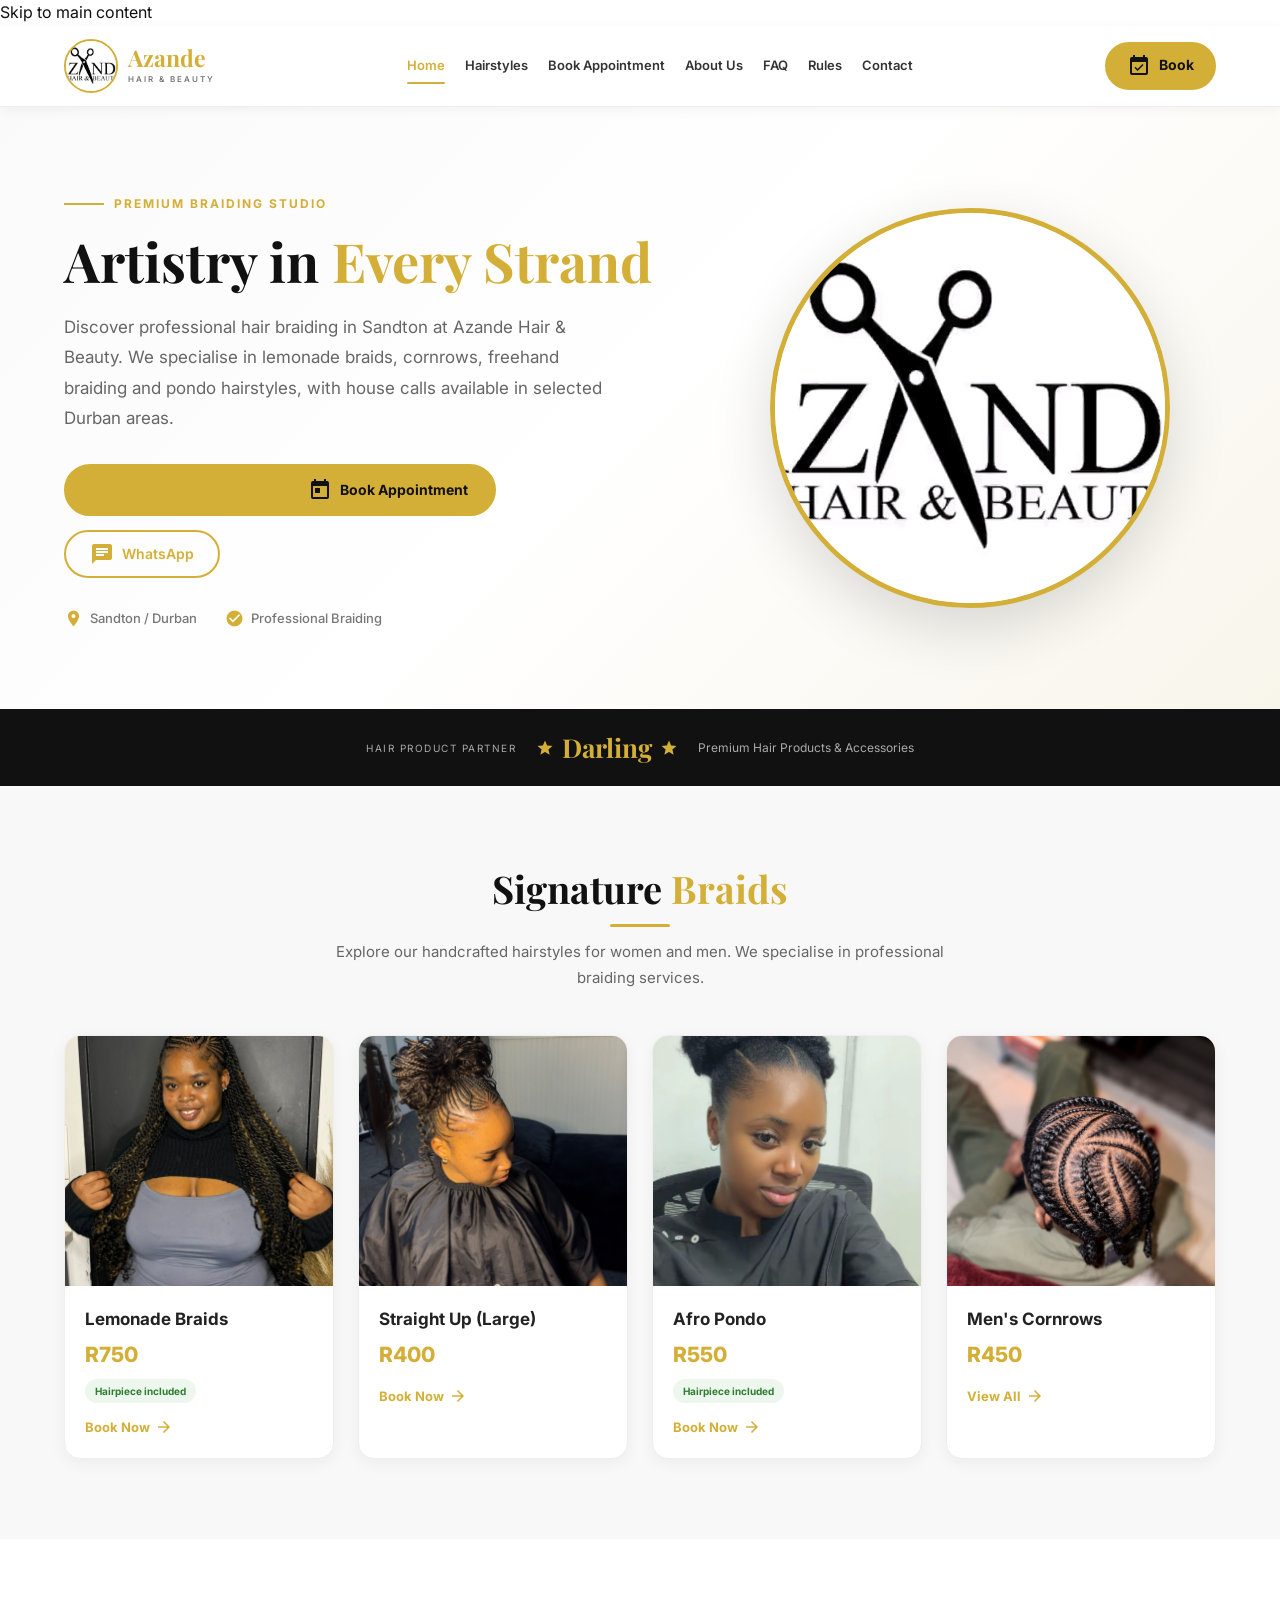
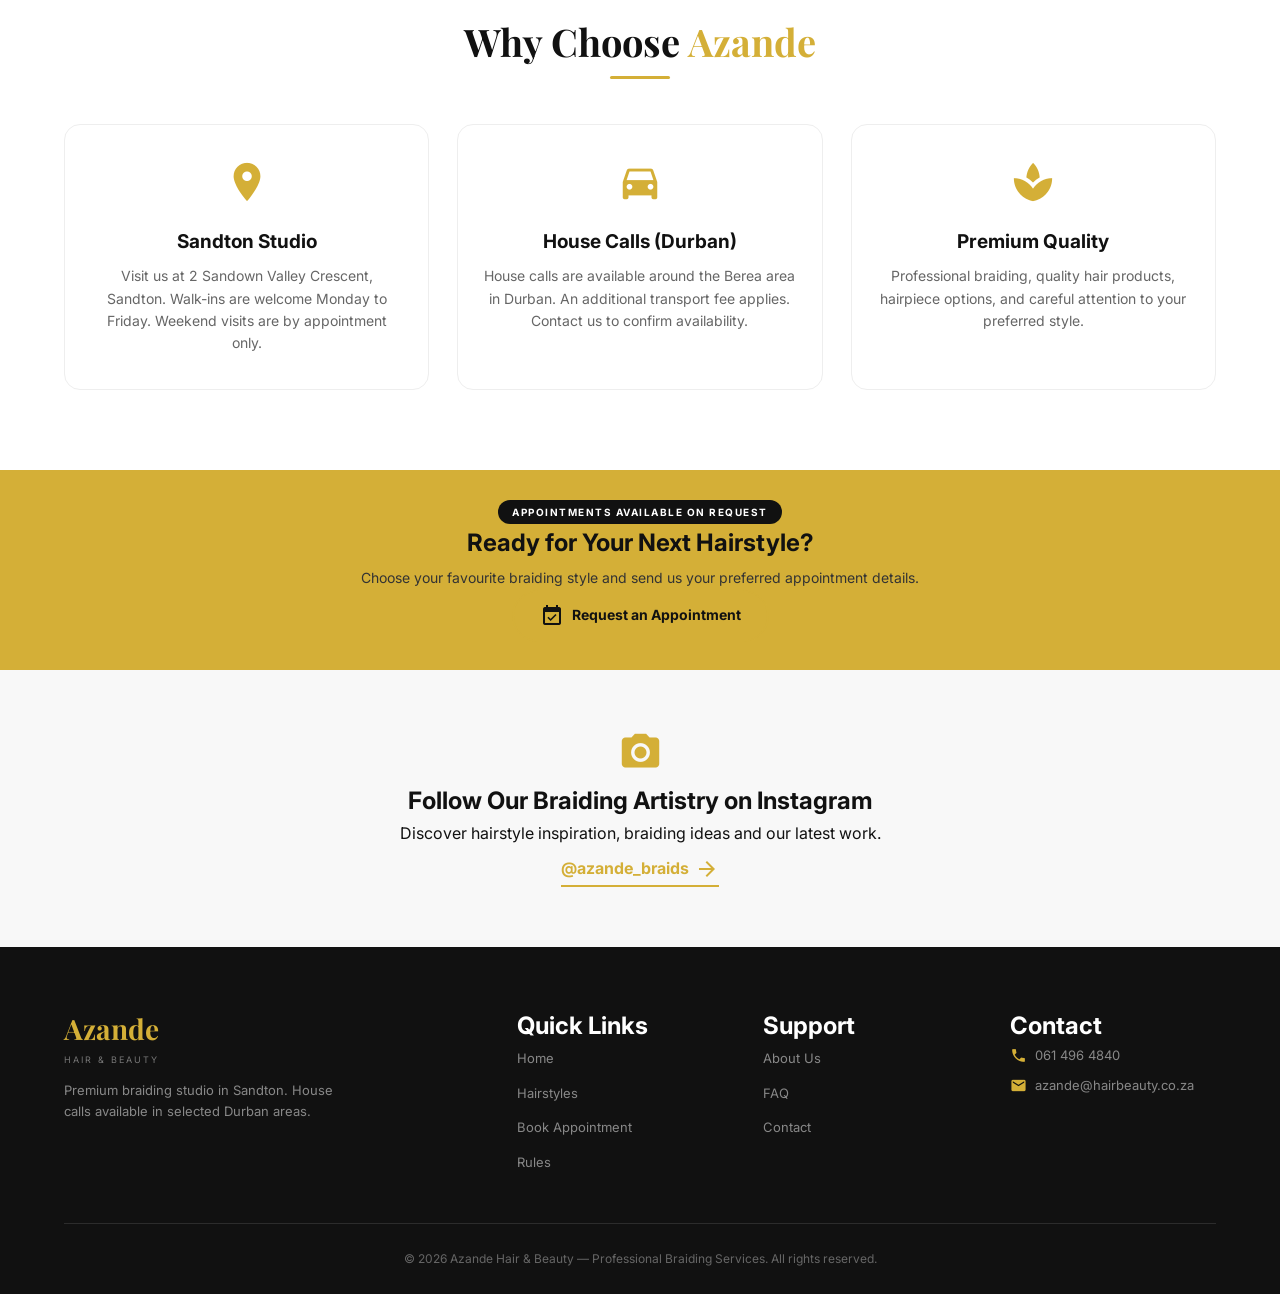
<file: index.html>
<!DOCTYPE html>
<html lang="en-ZA">

<head>
    <!-- ========================================
         BASIC DOCUMENT SETTINGS
    ======================================== -->
    <meta charset="UTF-8">

    <meta name="viewport"
          content="width=device-width, initial-scale=1.0">

    <meta name="theme-color"
          content="#ffffff">

    <!-- ========================================
         SEARCH ENGINE OPTIMIZATION
    ======================================== -->
    <title>Hair Braiding Salon in Sandton | Azande Hair & Beauty</title>

    <meta name="description"
          content="Discover professional hair braiding at Azande Hair & Beauty in Sandton. Explore lemonade braids, cornrows, pondo hairstyles and more. Request your appointment today.">

    <meta name="author"
          content="Azande Hair & Beauty">

    <meta name="robots"
          content="index, follow, max-image-preview:large">

    <link rel="canonical"
          href="https://azandehairandbeauty.co.za/">

    <!-- ========================================
         OPEN GRAPH METADATA
    ======================================== -->
    <meta property="og:type"
          content="website">

    <meta property="og:locale"
          content="en_ZA">

    <meta property="og:site_name"
          content="Azande Hair & Beauty">

    <meta property="og:title"
          content="Professional Hair Braiding in Sandton | Azande Hair & Beauty">

    <meta property="og:description"
          content="Explore premium lemonade braids, cornrows, pondo hairstyles and protective braiding services at Azande Hair & Beauty.">

    <meta property="og:url"
          content="https://azandehairandbeauty.co.za/">

    <meta property="og:image"
          content="https://azandehairandbeauty.co.za/images/logo.jpg">

    <meta property="og:image:alt"
          content="Azande Hair & Beauty logo">

    <!-- ========================================
         TWITTER / X CARD
    ======================================== -->
    <meta name="twitter:card"
          content="summary">

    <meta name="twitter:title"
          content="Hair Braiding Salon in Sandton | Azande Hair & Beauty">

    <meta name="twitter:description"
          content="Professional braiding services including lemonade braids, cornrows and pondo hairstyles. Explore our styles and request an appointment.">

    <meta name="twitter:image"
          content="https://azandehairandbeauty.co.za/images/logo.jpg">

    <!-- ========================================
         PERFORMANCE OPTIMIZATION
    ======================================== -->
    <link rel="preconnect"
          href="https://fonts.googleapis.com">

    <link rel="preconnect"
          href="https://fonts.gstatic.com"
          crossorigin>

    <!-- ========================================
         GOOGLE FONTS
    ======================================== -->
    <link href="https://fonts.googleapis.com/css2?family=Inter:wght@300;400;500;600;700;800&family=Playfair+Display:wght@400;500;600;700;800&display=swap"
          rel="stylesheet">

    <link href="https://fonts.googleapis.com/icon?family=Material+Icons"
          rel="stylesheet">

    <!-- ========================================
         MAIN STYLESHEET
    ======================================== -->
    <link rel="stylesheet"
          href="css/style.css">

    <!-- ========================================
         STRUCTURED DATA: BEAUTY SALON
    ======================================== -->
    <script type="application/ld+json">
    {
        "@context": "https://schema.org",
        "@graph": [
            {
                "@type": "BeautySalon",
                "@id": "https://azandehairandbeauty.co.za/#business",
                "name": "Azande Hair & Beauty",
                "url": "https://azandehairandbeauty.co.za/",
                "image": "https://azandehairandbeauty.co.za/images/logo.jpg",
                "description": "Professional hair braiding services including lemonade braids, cornrows and pondo hairstyles.",
                "telephone": "+27614964840",
                "email": "azande@hairbeauty.co.za",
                "address": {
                    "@type": "PostalAddress",
                    "streetAddress": "2 Sandown Valley Crescent",
                    "addressLocality": "Sandton",
                    "addressRegion": "Gauteng",
                    "addressCountry": "ZA"
                },
                "areaServed": [
                    {
                        "@type": "Place",
                        "name": "Sandton"
                    },
                    {
                        "@type": "Place",
                        "name": "Berea, Durban"
                    }
                ],
                "hasOfferCatalog": {
                    "@type": "OfferCatalog",
                    "name": "Hair Braiding Services",
                    "itemListElement": [
                        {
                            "@type": "OfferCatalog",
                            "name": "Lemonade Braids"
                        },
                        {
                            "@type": "OfferCatalog",
                            "name": "Cornrows"
                        },
                        {
                            "@type": "OfferCatalog",
                            "name": "Pondo Hairstyles"
                        }
                    ]
                }
            },
            {
                "@type": "WebSite",
                "@id": "https://azandehairandbeauty.co.za/#website",
                "url": "https://azandehairandbeauty.co.za/",
                "name": "Azande Hair & Beauty",
                "inLanguage": "en-ZA",
                "publisher": {
                    "@id": "https://azandehairandbeauty.co.za/#business"
                }
            },
            {
                "@type": "WebPage",
                "@id": "https://azandehairandbeauty.co.za/#webpage",
                "url": "https://azandehairandbeauty.co.za/",
                "name": "Hair Braiding Salon in Sandton | Azande Hair & Beauty",
                "isPartOf": {
                    "@id": "https://azandehairandbeauty.co.za/#website"
                },
                "about": {
                    "@id": "https://azandehairandbeauty.co.za/#business"
                },
                "inLanguage": "en-ZA"
            }
        ]
    }
    </script>

</head>

<body>

    <!-- ========================================
         ACCESSIBILITY: SKIP LINK
    ======================================== -->
    <a href="#main-content"
       class="skip-link">
        Skip to main content
    </a>

    <!-- ========================================
         NAVIGATION
    ======================================== -->
    <nav class="navbar"
         aria-label="Main navigation">

        <div class="container">

            <!-- LOGO -->
            <div class="nav-logo">

                <a href="index.html"
                   aria-label="Azande Hair and Beauty homepage">

                    <img src="images/logo.jpg"
                         alt="Azande Hair & Beauty logo"
                         decoding="async">

                </a>

                <div>

                    <span class="nav-logo-text">
                        Azande
                    </span>

                    <span class="nav-logo-sub">
                        Hair & Beauty
                    </span>

                </div>

            </div>

            <!-- NAVIGATION LINKS -->
            <ul class="nav-links"
                id="site-navigation">

                <li>
                    <a href="index.html"
                       class="active"
                       aria-current="page">
                        Home
                    </a>
                </li>

                <li>
                    <a href="hairstyles.html">
                        Hairstyles
                    </a>
                </li>

                <li>
                    <a href="book-appointment.html">
                        Book Appointment
                    </a>
                </li>

                <li>
                    <a href="about.html">
                        About Us
                    </a>
                </li>

                <li>
                    <a href="faq.html">
                        FAQ
                    </a>
                </li>

                <li>
                    <a href="rules.html">
                        Rules
                    </a>
                </li>

                <li>
                    <a href="contact.html">
                        Contact
                    </a>
                </li>

            </ul>

            <!-- NAVIGATION ACTIONS -->
            <div class="nav-actions">

                <a class="btn-gold"
                   href="book-appointment.html">

                    <span class="material-icons"
                          aria-hidden="true">
                        event_available
                    </span>

                    Book

                </a>

                <!-- MOBILE MENU -->
                <button type="button"
                        class="mobile-toggle"
                        aria-label="Open navigation"
                        aria-controls="site-navigation"
                        aria-expanded="false">

                    <span class="material-icons"
                          aria-hidden="true">
                        menu
                    </span>

                </button>

            </div>

        </div>

    </nav>

    <!-- ========================================
         MAIN CONTENT
    ======================================== -->
    <main id="main-content">

        <!-- ========================================
             HERO SECTION
        ======================================== -->
        <section class="hero"
                 aria-labelledby="hero-heading">

            <div class="container">

                <div class="hero-content">

                    <!-- HERO BADGE -->
                    <div class="hero-badge">

                        <span class="line"
                              aria-hidden="true">
                        </span>

                        <span>
                            Premium Braiding Studio
                        </span>

                    </div>

                    <!-- HERO HEADING -->
                    <h1 id="hero-heading">
                        Artistry in
                        <span class="gold-text">
                            Every Strand
                        </span>
                    </h1>

                    <!-- HERO DESCRIPTION -->
                    <p>
                        Discover professional hair braiding
                        in Sandton at Azande Hair & Beauty.
                        We specialise in lemonade braids,
                        cornrows, freehand braiding and
                        pondo hairstyles, with house calls
                        available in selected Durban areas.
                    </p>

                    <!-- HERO BUTTONS -->
                    <div class="hero-buttons">

                        <a href="book-appointment.html"
                           class="btn-gold">

                            <span class="material-icons"
                                  aria-hidden="true">
                                calendar_today
                            </span>

                            Book Appointment

                        </a>

                        <a href="https://wa.me/27614964840?text=Hello%20Azande%2C%20I%20would%20like%20to%20book%20a%20braiding%20session"
                           class="btn-outline-gold"
                           target="_blank"
                           rel="noopener noreferrer"
                           aria-label="Contact Azande Hair and Beauty on WhatsApp">

                            <span class="material-icons"
                                  aria-hidden="true">
                                chat
                            </span>

                            WhatsApp

                        </a>

                    </div>

                    <!-- HERO INFORMATION -->
                    <div class="hero-stats">

                        <span class="stat">

                            <span class="material-icons"
                                  aria-hidden="true">
                                location_on
                            </span>

                            Sandton / Durban

                        </span>

                        <span class="stat">

                            <span class="material-icons"
                                  aria-hidden="true">
                                check_circle
                            </span>

                            Professional Braiding

                        </span>

                    </div>

                </div>

                <!-- HERO IMAGE -->
                <div class="hero-image">

                    <div class="portrait">

                        <img src="images/logo.jpg"
                             alt="Azande Hair & Beauty professional braiding salon branding"
                             decoding="async"
                             fetchpriority="high">

                    </div>

                </div>

            </div>

        </section>

        <!-- ========================================
             PRODUCT PARTNER BANNER
        ======================================== -->
        <div class="sponsor-banner">

            <div class="container">

                <span class="label">
                    Hair Product Partner
                </span>

                <div class="brand">

                    <span class="material-icons"
                          aria-hidden="true">
                        star
                    </span>

                    Darling

                    <span class="material-icons"
                          aria-hidden="true">
                        star
                    </span>

                </div>

                <span class="tagline">
                    Premium Hair Products & Accessories
                </span>

            </div>

        </div>

        <!-- ========================================
             FEATURED HAIRSTYLES
        ======================================== -->
        <section class="featured-styles"
                 aria-labelledby="featured-heading">

            <div class="container">

                <div class="section-title">

                    <h2 id="featured-heading">
                        Signature
                        <span class="gold-text">
                            Braids
                        </span>
                    </h2>

                    <div class="line"
                         aria-hidden="true">
                    </div>

                    <p>
                        Explore our handcrafted hairstyles
                        for women and men.
                        We specialise in professional
                        braiding services.
                    </p>

                </div>

                <div class="styles-grid">

                    <!-- STYLE 1 -->
                    <article class="style-card">

                        <img src="images/lemonade-braids.jpg"
                             alt="Lemonade braids hairstyle with neatly styled side-swept braids"
                             loading="lazy"
                             decoding="async">

                        <div class="card-body">

                            <h3>
                                Lemonade Braids
                            </h3>

                            <div class="price">
                                R750
                            </div>

                            <span class="badge">
                                Hairpiece included
                            </span>

                            <a href="book-appointment.html"
                               class="book-link"
                               aria-label="Request an appointment for lemonade braids">

                                Book Now

                                <span class="material-icons"
                                      aria-hidden="true">
                                    arrow_forward
                                </span>

                            </a>

                        </div>

                    </article>

                    <!-- STYLE 2 -->
                    <article class="style-card">

                        <img src="images/small-straight-up.jpg"
                             alt="Straight-up cornrow braids hairstyle"
                             loading="lazy"
                             decoding="async">

                        <div class="card-body">

                            <h3>
                                Straight Up (Large)
                            </h3>

                            <div class="price">
                                R400
                            </div>

                            <a href="book-appointment.html"
                               class="book-link"
                               aria-label="Request an appointment for straight-up braids">

                                Book Now

                                <span class="material-icons"
                                      aria-hidden="true">
                                    arrow_forward
                                </span>

                            </a>

                        </div>

                    </article>

                    <!-- STYLE 3 -->
                    <article class="style-card">

                        <img src="images/afro-pondo.jpg"
                             alt="Afro pondo hairstyle with a full natural-looking ponytail"
                             loading="lazy"
                             decoding="async">

                        <div class="card-body">

                            <h3>
                                Afro Pondo
                            </h3>

                            <div class="price">
                                R550
                            </div>

                            <span class="badge">
                                Hairpiece included
                            </span>

                            <a href="book-appointment.html"
                               class="book-link"
                               aria-label="Request an appointment for Afro Pondo">

                                Book Now

                                <span class="material-icons"
                                      aria-hidden="true">
                                    arrow_forward
                                </span>

                            </a>

                        </div>

                    </article>

                    <!-- STYLE 4 -->
                    <article class="style-card">

                        <img src="images/mens-cornrows.jpg"
                             alt="Men's cornrows hairstyle with neatly braided rows"
                             loading="lazy"
                             decoding="async">

                        <div class="card-body">

                            <h3>
                                Men's Cornrows
                            </h3>

                            <div class="price">
                                R450
                            </div>

                            <a href="hairstyles.html"
                               class="book-link"
                               aria-label="View more hairstyles including men's cornrows">

                                View All

                                <span class="material-icons"
                                      aria-hidden="true">
                                    arrow_forward
                                </span>

                            </a>

                        </div>

                    </article>

                </div>

            </div>

        </section>

        <!-- ========================================
             WHY CHOOSE AZANDE
        ======================================== -->
        <section class="features-section"
                 aria-labelledby="features-heading">

            <div class="container">

                <div class="section-title">

                    <h2 id="features-heading">
                        Why Choose
                        <span class="gold-text">
                            Azande
                        </span>
                    </h2>

                    <div class="line"
                         aria-hidden="true">
                    </div>

                </div>

                <div class="features-grid">

                    <!-- FEATURE 1 -->
                    <div class="feature-card">

                        <span class="material-icons"
                              aria-hidden="true">
                            location_on
                        </span>

                        <h3>
                            Sandton Studio
                        </h3>

                        <p>
                            Visit us at 2 Sandown Valley
                            Crescent, Sandton.
                            Walk-ins are welcome
                            Monday to Friday.
                            Weekend visits are
                            by appointment only.
                        </p>

                    </div>

                    <!-- FEATURE 2 -->
                    <div class="feature-card">

                        <span class="material-icons"
                              aria-hidden="true">
                            directions_car
                        </span>

                        <h3>
                            House Calls (Durban)
                        </h3>

                        <p>
                            House calls are available
                            around the Berea area
                            in Durban.
                            An additional transport
                            fee applies.
                            Contact us to confirm
                            availability.
                        </p>

                    </div>

                    <!-- FEATURE 3 -->
                    <div class="feature-card">

                        <span class="material-icons"
                              aria-hidden="true">
                            spa
                        </span>

                        <h3>
                            Premium Quality
                        </h3>

                        <p>
                            Professional braiding,
                            quality hair products,
                            hairpiece options,
                            and careful attention
                            to your preferred style.
                        </p>

                    </div>

                </div>

            </div>

        </section>

        <!-- ========================================
             APPOINTMENT CALL TO ACTION
        ======================================== -->
        <section class="march-special"
                 aria-labelledby="appointment-heading">

            <div class="container">

                <span class="badge">
                    Appointments Available on Request
                </span>

                <h2 id="appointment-heading">
                    Ready for Your Next Hairstyle?
                </h2>

                <p>
                    Choose your favourite braiding style
                    and send us your preferred
                    appointment details.
                </p>

                <a href="book-appointment.html"
                   class="btn-gold">

                    <span class="material-icons"
                          aria-hidden="true">
                        event_available
                    </span>

                    Request an Appointment

                </a>

            </div>

        </section>

        <!-- ========================================
             INSTAGRAM SECTION
        ======================================== -->
        <section class="instagram-section"
                 aria-labelledby="instagram-heading">

            <div class="container">

                <span class="material-icons"
                      aria-hidden="true">
                    photo_camera
                </span>

                <h2 id="instagram-heading">
                    Follow Our Braiding Artistry on Instagram
                </h2>

                <p>
                    Discover hairstyle inspiration,
                    braiding ideas and our latest work.
                </p>

                <a href="https://www.instagram.com/azande_braids/"
                   target="_blank"
                   rel="noopener noreferrer"
                   aria-label="Visit Azande Braids on Instagram">

                    @azande_braids

                    <span class="material-icons"
                          aria-hidden="true">
                        arrow_forward
                    </span>

                </a>

            </div>

        </section>

    </main>

    <!-- ========================================
         FOOTER
    ======================================== -->
    <footer class="footer">

        <div class="container">

            <div class="footer-grid">

                <!-- BRAND -->
                <div class="footer-brand">

                    <span class="brand">
                        Azande
                    </span>

                    <span class="sub">
                        Hair & Beauty
                    </span>

                    <p>
                        Premium braiding studio
                        in Sandton.
                        House calls available
                        in selected Durban areas.
                    </p>

                </div>

                <!-- QUICK LINKS -->
                <div>

                    <h2>Quick Links</h2>

                    <ul>

                        <li>
                            <a href="index.html">
                                Home
                            </a>
                        </li>

                        <li>
                            <a href="hairstyles.html">
                                Hairstyles
                            </a>
                        </li>

                        <li>
                            <a href="book-appointment.html">
                                Book Appointment
                            </a>
                        </li>

                        <li>
                            <a href="rules.html">
                                Rules
                            </a>
                        </li>

                    </ul>

                </div>

                <!-- SUPPORT -->
                <div>

                    <h2>Support</h2>

                    <ul>

                        <li>
                            <a href="about.html">
                                About Us
                            </a>
                        </li>

                        <li>
                            <a href="faq.html">
                                FAQ
                            </a>
                        </li>

                        <li>
                            <a href="contact.html">
                                Contact
                            </a>
                        </li>

                    </ul>

                </div>

                <!-- CONTACT -->
                <div>

                    <h2>Contact</h2>

                    <ul class="footer-contact">

                        <li>

                            <span class="material-icons"
                                  aria-hidden="true">
                                phone
                            </span>

                            <a href="tel:+27614964840">
                                061 496 4840
                            </a>

                        </li>

                        <li>

                            <span class="material-icons"
                                  aria-hidden="true">
                                email
                            </span>

                            <a href="mailto:azande@hairbeauty.co.za">
                                azande@hairbeauty.co.za
                            </a>

                        </li>

                    </ul>

                </div>

            </div>

            <!-- COPYRIGHT -->
            <div class="footer-bottom">

                <p>
                    &copy; 2026 Azande Hair & Beauty
                    — Professional Braiding Services.
                    All rights reserved.
                </p>

            </div>

        </div>

    </footer>

    <!-- ========================================
         MAIN JAVASCRIPT
    ======================================== -->
    <script src="js/main.js" defer></script>

</body>
</html>
</file>
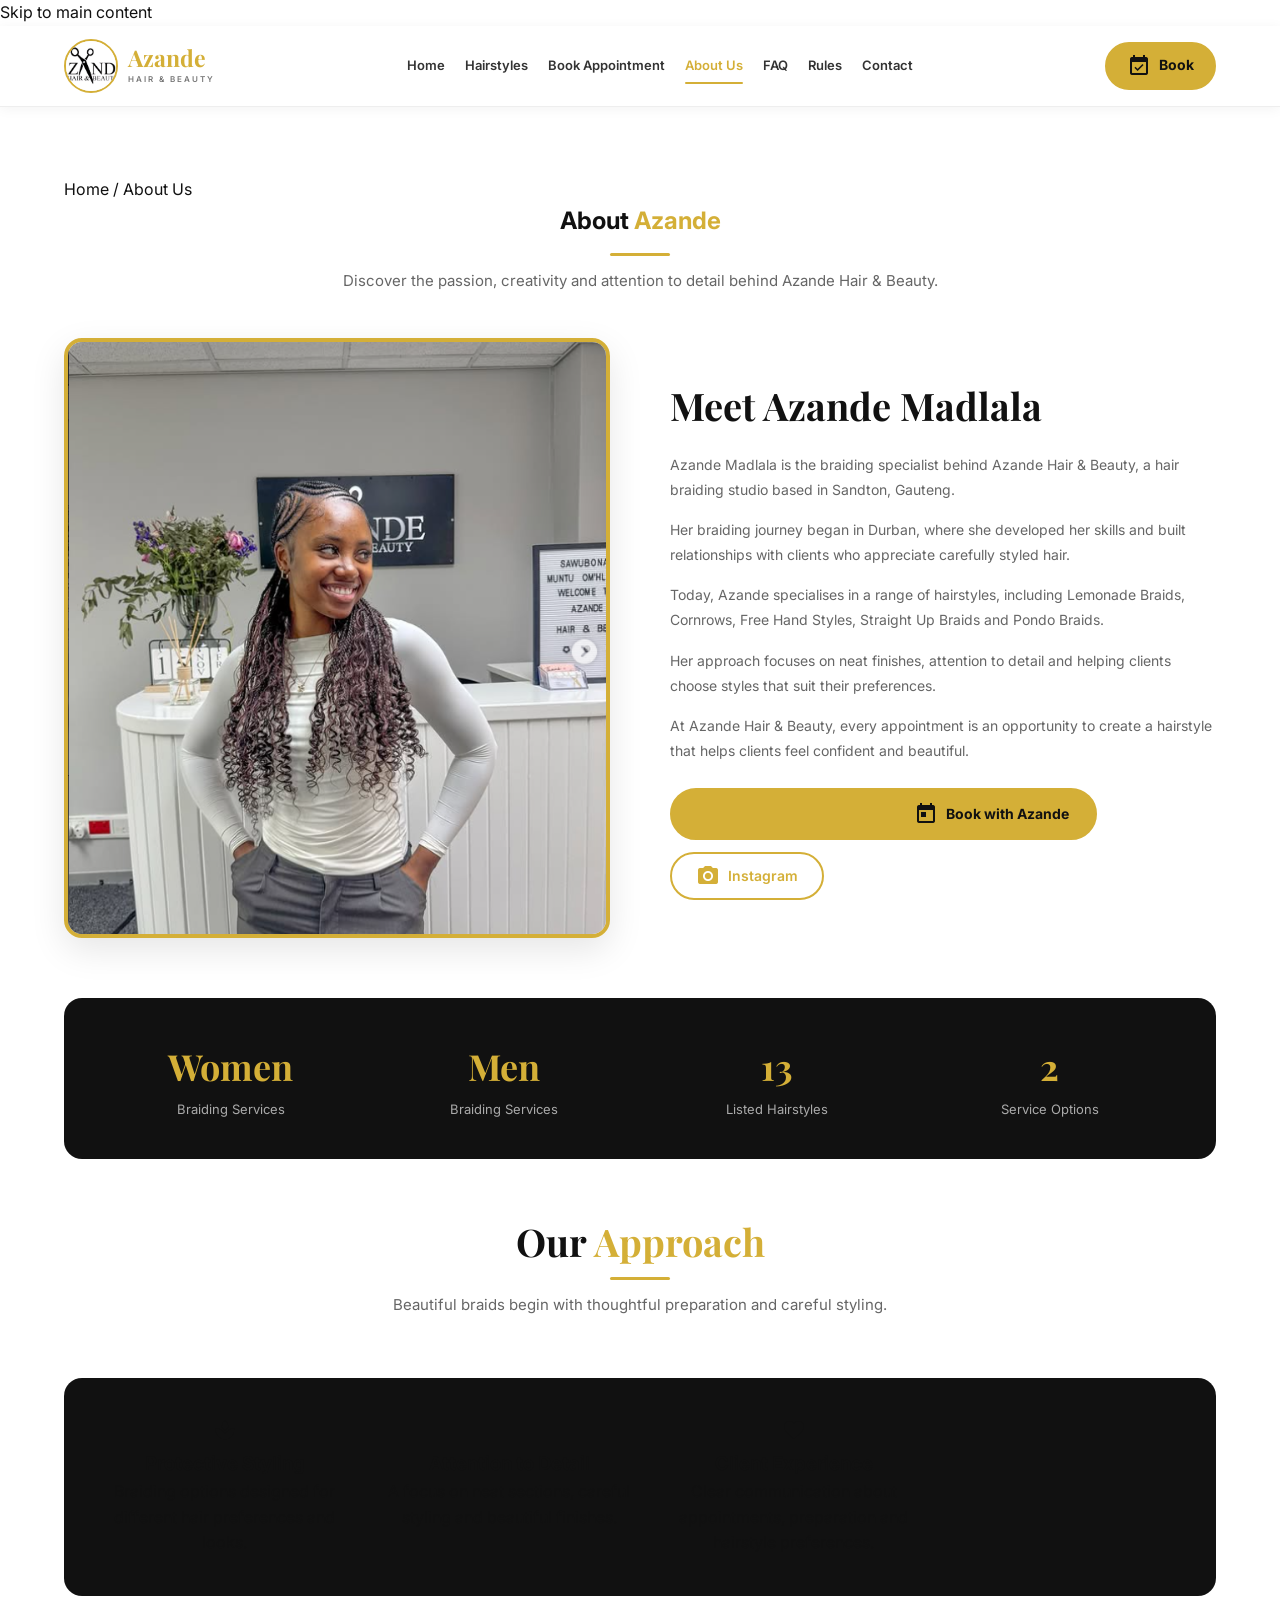
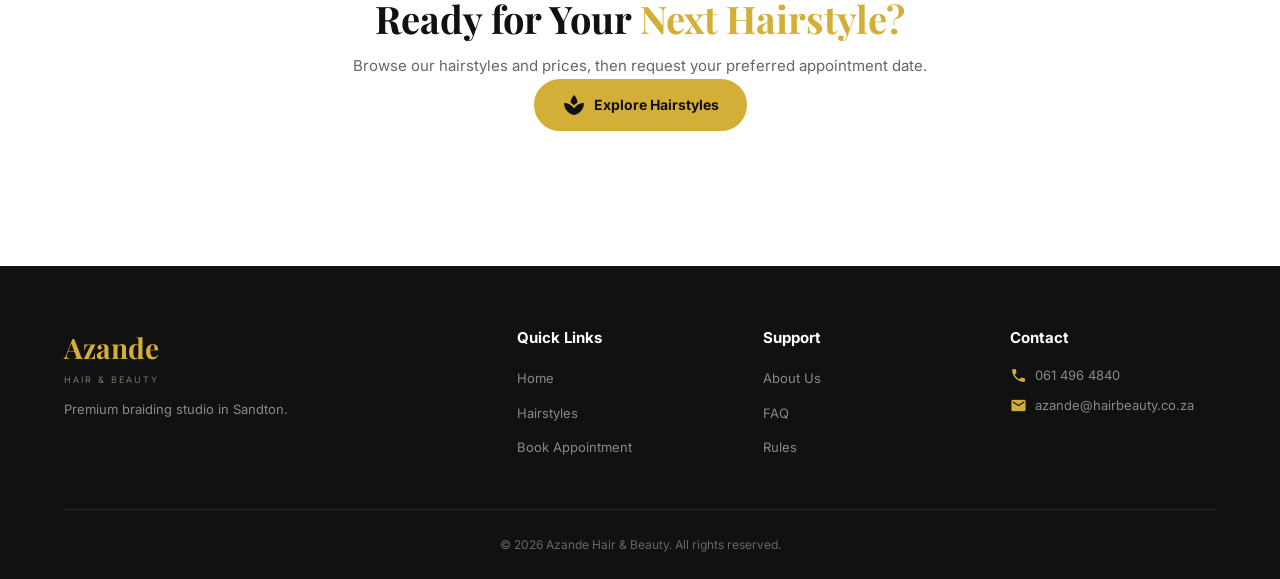
<file: about.html>
<!DOCTYPE html>
<html lang="en-ZA">

<head>
    <!-- ========================================
         BASIC DOCUMENT SETTINGS
    ======================================== -->
    <meta charset="UTF-8">

    <meta name="viewport"
          content="width=device-width, initial-scale=1.0">

    <meta name="theme-color"
          content="#ffffff">

    <!-- ========================================
         SEARCH ENGINE OPTIMIZATION
    ======================================== -->
    <title>About Azande Hair &amp; Beauty | Braiding Studio in Sandton</title>

    <meta name="description"
          content="Get to know Azande Hair &amp; Beauty, a hair braiding studio in Sandton specialising in lemonade braids, cornrows, pondo braids and protective hairstyles.">

    <meta name="author"
          content="Azande Hair &amp; Beauty">

    <meta name="robots"
          content="index, follow, max-image-preview:large">

    <link rel="canonical"
          href="https://azandehairandbeauty.co.za/about.html">

    <!-- ========================================
         OPEN GRAPH METADATA
    ======================================== -->
    <meta property="og:type"
          content="website">

    <meta property="og:locale"
          content="en_ZA">

    <meta property="og:site_name"
          content="Azande Hair &amp; Beauty">

    <meta property="og:title"
          content="About Azande Hair &amp; Beauty | Braiding Studio in Sandton">

    <meta property="og:description"
          content="Meet Azande Madlala and discover the braiding services, attention to detail and client experience behind Azande Hair &amp; Beauty.">

    <meta property="og:url"
          content="https://azandehairandbeauty.co.za/about.html">

    <meta property="og:image"
          content="https://azandehairandbeauty.co.za/images/azande-working.PNG">

    <meta property="og:image:alt"
          content="Azande working on a client's hairstyle">

    <!-- ========================================
         TWITTER / X METADATA
    ======================================== -->
    <meta name="twitter:card"
          content="summary_large_image">

    <meta name="twitter:title"
          content="About Azande Hair &amp; Beauty">

    <meta name="twitter:description"
          content="Learn about Azande Madlala and her passion for beautiful braiding styles in Sandton.">

    <meta name="twitter:image"
          content="https://azandehairandbeauty.co.za/images/azande-working.PNG">

    <!-- ========================================
         GOOGLE FONTS
    ======================================== -->
    <link rel="preconnect"
          href="https://fonts.googleapis.com">

    <link rel="preconnect"
          href="https://fonts.gstatic.com"
          crossorigin>

    <link href="https://fonts.googleapis.com/css2?family=Inter:wght@300;400;500;600;700;800&amp;family=Playfair+Display:wght@400;500;600;700;800&amp;display=swap"
          rel="stylesheet">

    <link href="https://fonts.googleapis.com/icon?family=Material+Icons"
          rel="stylesheet">

    <!-- ========================================
         MAIN STYLESHEET
    ======================================== -->
    <link rel="stylesheet"
          href="css/style.css">

    <!-- ========================================
         STRUCTURED DATA
    ======================================== -->
    <script type="application/ld+json">
    {
        "@context": "https://schema.org",
        "@graph": [
            {
                "@type": "AboutPage",
                "@id": "https://azandehairandbeauty.co.za/about.html#webpage",
                "url": "https://azandehairandbeauty.co.za/about.html",
                "name": "About Azande Hair & Beauty",
                "description": "Learn about Azande Hair & Beauty and its braiding services in Sandton.",
                "inLanguage": "en-ZA",
                "about": {
                    "@id": "https://azandehairandbeauty.co.za/#business"
                },
                "breadcrumb": {
                    "@id": "https://azandehairandbeauty.co.za/about.html#breadcrumb"
                }
            },
            {
                "@type": "BeautySalon",
                "@id": "https://azandehairandbeauty.co.za/#business",
                "name": "Azande Hair & Beauty",
                "url": "https://azandehairandbeauty.co.za/",
                "telephone": "+27614964840",
                "email": "azande@hairbeauty.co.za",
                "address": {
                    "@type": "PostalAddress",
                    "streetAddress": "2 Sandown Valley Crescent",
                    "addressLocality": "Sandton",
                    "addressRegion": "Gauteng",
                    "addressCountry": "ZA"
                }
            },
            {
                "@type": "BreadcrumbList",
                "@id": "https://azandehairandbeauty.co.za/about.html#breadcrumb",
                "itemListElement": [
                    {
                        "@type": "ListItem",
                        "position": 1,
                        "name": "Home",
                        "item": "https://azandehairandbeauty.co.za/"
                    },
                    {
                        "@type": "ListItem",
                        "position": 2,
                        "name": "About Us",
                        "item": "https://azandehairandbeauty.co.za/about.html"
                    }
                ]
            }
        ]
    }
    </script>

</head>

<body>

    <!-- ========================================
         ACCESSIBILITY: SKIP LINK
    ======================================== -->
    <a href="#main-content"
       class="skip-link">
        Skip to main content
    </a>

    <!-- ========================================
         NAVIGATION
    ======================================== -->
    <nav class="navbar"
         aria-label="Main navigation">

        <div class="container">

            <!-- LOGO -->
            <div class="nav-logo">

                <a href="index.html"
                   aria-label="Azande Hair and Beauty homepage">

                    <img src="images/logo.jpg"
                         alt="Azande Hair &amp; Beauty logo"
                         decoding="async">

                </a>

                <div>
                    <span class="nav-logo-text">Azande</span>
                    <span class="nav-logo-sub">Hair &amp; Beauty</span>
                </div>

            </div>

            <!-- NAVIGATION LINKS -->
            <ul class="nav-links"
                id="site-navigation">

                <li>
                    <a href="index.html">Home</a>
                </li>

                <li>
                    <a href="hairstyles.html">Hairstyles</a>
                </li>

                <li>
                    <a href="book-appointment.html">Book Appointment</a>
                </li>

                <li>
                    <a href="about.html"
                       class="active"
                       aria-current="page">
                        About Us
                    </a>
                </li>

                <li>
                    <a href="faq.html">FAQ</a>
                </li>

                <li>
                    <a href="rules.html">Rules</a>
                </li>

                <li>
                    <a href="contact.html">Contact</a>
                </li>

            </ul>

            <!-- NAVIGATION ACTIONS -->
            <div class="nav-actions">

                <a class="btn-gold"
                   href="book-appointment.html">

                    <span class="material-icons"
                          aria-hidden="true">
                        event_available
                    </span>

                    Book

                </a>

                <button type="button"
                        class="mobile-toggle"
                        aria-label="Toggle navigation"
                        aria-controls="site-navigation"
                        aria-expanded="false">

                    <span class="material-icons"
                          aria-hidden="true">
                        menu
                    </span>

                </button>

            </div>

        </div>

    </nav>

    <!-- ========================================
         MAIN CONTENT
    ======================================== -->
    <main id="main-content">

        <section class="about-page"
                 aria-labelledby="about-heading">

            <div class="container">

                <!-- BREADCRUMBS -->
                <nav class="breadcrumbs"
                     aria-label="Breadcrumb">

                    <a href="index.html">
                        Home
                    </a>

                    <span aria-hidden="true">/</span>

                    <span aria-current="page">
                        About Us
                    </span>

                </nav>

                <!-- PAGE HEADING -->
                <div class="section-title">

                    <h1 id="about-heading">
                        About
                        <span class="gold-text">
                            Azande
                        </span>
                    </h1>

                    <div class="line"
                         aria-hidden="true">
                    </div>

                    <p>
                        Discover the passion, creativity
                        and attention to detail behind
                        Azande Hair &amp; Beauty.
                    </p>

                </div>

                <!-- ========================================
                     ABOUT GRID
                ======================================== -->
                <div class="about-grid">

                    <!-- ABOUT IMAGE -->
                    <div class="about-image">

                        <img src="images/azande-working.PNG"
                             alt="Azande Madlala braiding a client's hair"
                             loading="lazy"
                             decoding="async">

                    </div>

                    <!-- ABOUT CONTENT -->
                    <div class="about-content">

                        <h2>
                            Meet Azande Madlala
                        </h2>

                        <p>
                            Azande Madlala is the braiding
                            specialist behind Azande Hair
                            &amp; Beauty, a hair braiding
                            studio based in Sandton,
                            Gauteng.
                        </p>

                        <p>
                            Her braiding journey began in
                            Durban, where she developed
                            her skills and built relationships
                            with clients who appreciate
                            carefully styled hair.
                        </p>

                        <p>
                            Today, Azande specialises in
                            a range of hairstyles, including
                            Lemonade Braids, Cornrows,
                            Free Hand Styles, Straight Up
                            Braids and Pondo Braids.
                        </p>

                        <p>
                            Her approach focuses on neat
                            finishes, attention to detail
                            and helping clients choose
                            styles that suit their
                            preferences.
                        </p>

                        <p>
                            At Azande Hair &amp; Beauty,
                            every appointment is an
                            opportunity to create a
                            hairstyle that helps clients
                            feel confident and beautiful.
                        </p>

                        <!-- ACTION BUTTONS -->
                        <div class="btn-group">

                            <a class="btn-gold"
                               href="book-appointment.html">

                                <span class="material-icons"
                                      aria-hidden="true">
                                    calendar_today
                                </span>

                                Book with Azande

                            </a>

                            <a class="btn-outline-gold"
                               href="https://www.instagram.com/azande_braids"
                               target="_blank"
                               rel="noopener noreferrer">

                                <span class="material-icons"
                                      aria-hidden="true">
                                    photo_camera
                                </span>

                                Instagram

                            </a>

                        </div>

                    </div>

                </div>

                <!-- ========================================
                     HIGHLIGHTS
                ======================================== -->
                <div class="stats-row">

                    <div class="stat">
                        <div class="number">Women</div>
                        <div class="label">Braiding Services</div>
                    </div>

                    <div class="stat">
                        <div class="number">Men</div>
                        <div class="label">Braiding Services</div>
                    </div>

                    <div class="stat">
                        <div class="number">13</div>
                        <div class="label">Listed Hairstyles</div>
                    </div>

                    <div class="stat">
                        <div class="number">2</div>
                        <div class="label">Service Options</div>
                    </div>

                </div>

                <!-- ========================================
                     OUR APPROACH
                ======================================== -->
                <section class="about-approach"
                         aria-labelledby="approach-heading"
                         style="margin-top: 60px;">

                    <div class="section-title">

                        <h2 id="approach-heading">
                            Our
                            <span class="gold-text">
                                Approach
                            </span>
                        </h2>

                        <div class="line"
                             aria-hidden="true">
                        </div>

                        <p>
                            Beautiful braids begin with
                            thoughtful preparation and
                            careful styling.
                        </p>

                    </div>

                    <div class="stats-row">

                        <div class="stat">
                            <span class="material-icons"
                                  aria-hidden="true">
                                spa
                            </span>

                            <h3>Protective Styling</h3>

                            <p>
                                Braiding options designed
                                for different hair preferences
                                and looks.
                            </p>
                        </div>

                        <div class="stat">
                            <span class="material-icons"
                                  aria-hidden="true">
                                auto_awesome
                            </span>

                            <h3>Attention to Detail</h3>

                            <p>
                                A focus on neat sections,
                                careful styling and
                                beautiful finishes.
                            </p>
                        </div>

                        <div class="stat">
                            <span class="material-icons"
                                  aria-hidden="true">
                                favorite
                            </span>

                            <h3>Client Experience</h3>

                            <p>
                                Clear communication about
                                appointments, preparation
                                and hairstyle preferences.
                            </p>
                        </div>

                    </div>

                </section>

                <!-- ========================================
                     CALL TO ACTION
                ======================================== -->
                <div class="section-title booking-cta">

                    <h2>
                        Ready for Your
                        <span class="gold-text">
                            Next Hairstyle?
                        </span>
                    </h2>

                    <p>
                        Browse our hairstyles and
                        prices, then request your
                        preferred appointment date.
                    </p>

                    <a class="btn-gold"
                       href="hairstyles.html">

                        <span class="material-icons"
                              aria-hidden="true">
                            spa
                        </span>

                        Explore Hairstyles

                    </a>

                </div>

            </div>

        </section>

    </main>

    <!-- ========================================
         FOOTER
    ======================================== -->
    <footer class="footer">

        <div class="container">

            <div class="footer-grid">

                <div class="footer-brand">

                    <span class="brand">Azande</span>
                    <span class="sub">Hair &amp; Beauty</span>

                    <p>
                        Premium braiding studio in Sandton.
                    </p>

                </div>

                <div>

                    <h4>Quick Links</h4>

                    <ul>
                        <li><a href="index.html">Home</a></li>
                        <li><a href="hairstyles.html">Hairstyles</a></li>
                        <li><a href="book-appointment.html">Book Appointment</a></li>
                    </ul>

                </div>

                <div>

                    <h4>Support</h4>

                    <ul>
                        <li>
                            <a href="about.html"
                               aria-current="page">
                                About Us
                            </a>
                        </li>
                        <li><a href="faq.html">FAQ</a></li>
                        <li><a href="rules.html">Rules</a></li>
                    </ul>

                </div>

                <div>

                    <h4>Contact</h4>

                    <ul class="footer-contact">

                        <li>
                            <span class="material-icons"
                                  aria-hidden="true">
                                phone
                            </span>

                            <a href="tel:+27614964840">
                                061 496 4840
                            </a>
                        </li>

                        <li>
                            <span class="material-icons"
                                  aria-hidden="true">
                                email
                            </span>

                            <a href="mailto:azande@hairbeauty.co.za">
                                azande@hairbeauty.co.za
                            </a>
                        </li>

                    </ul>

                </div>

            </div>

            <div class="footer-bottom">
                <p>
                    &copy; 2026 Azande Hair &amp; Beauty.
                    All rights reserved.
                </p>
            </div>

        </div>

    </footer>

    <!-- MAIN JAVASCRIPT -->
    <script src="js/main.js" defer></script>

</body>
</html>
</file>
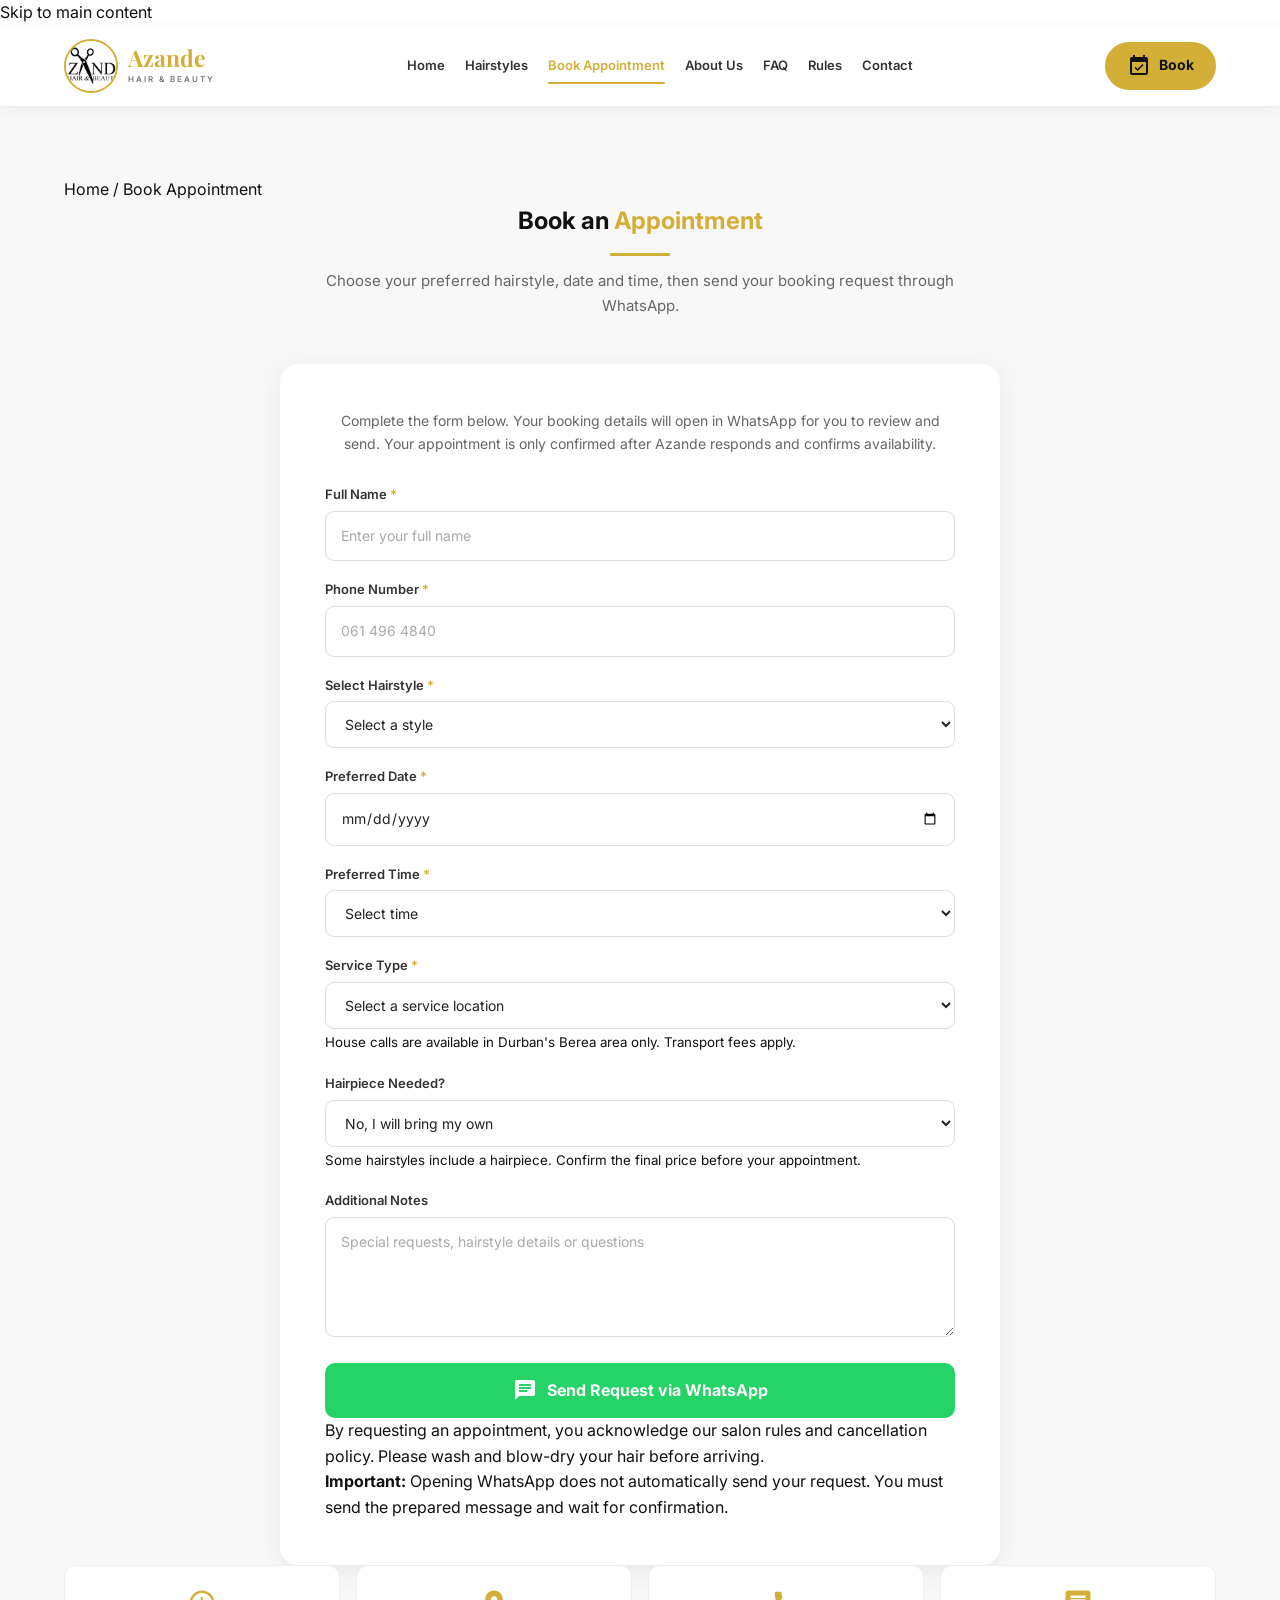
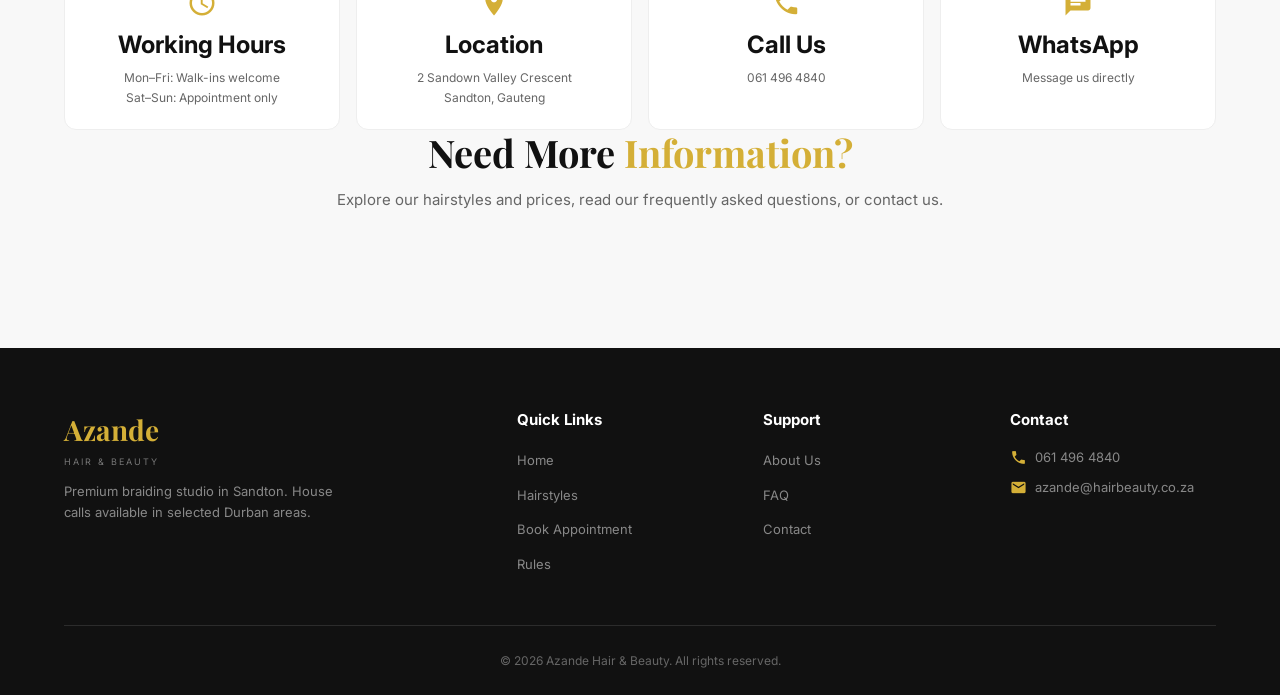
<file: book-appointment.html>
<!DOCTYPE html>
<html lang="en-ZA">

<head>
    <meta charset="UTF-8">
    <meta name="viewport" content="width=device-width, initial-scale=1.0">
    <meta name="theme-color" content="#ffffff">

    <!-- SEO -->
    <title>Book a Hair Braiding Appointment | Azande Hair &amp; Beauty</title>

    <meta name="description"
          content="Book a braiding appointment with Azande Hair &amp; Beauty in Sandton. Choose from lemonade braids, cornrows, pondo hairstyles and men's braids. Send your request via WhatsApp.">

    <meta name="robots" content="index, follow, max-image-preview:large">

    <link rel="canonical"
          href="https://azandehairandbeauty.co.za/book-appointment.html">

    <!-- SOCIAL SHARING -->
    <meta property="og:type" content="website">
    <meta property="og:locale" content="en_ZA">
    <meta property="og:site_name" content="Azande Hair &amp; Beauty">
    <meta property="og:title"
          content="Book a Hair Braiding Appointment | Azande Hair &amp; Beauty">
    <meta property="og:description"
          content="Choose your hairstyle, preferred date and time, and send your appointment request through WhatsApp.">
    <meta property="og:url"
          content="https://azandehairandbeauty.co.za/book-appointment.html">
    <meta property="og:image"
          content="https://azandehairandbeauty.co.za/images/logo.jpg">

    <meta name="twitter:card" content="summary">
    <meta name="twitter:title"
          content="Book a Hair Braiding Appointment | Azande Hair &amp; Beauty">
    <meta name="twitter:description"
          content="Request your next hair braiding appointment at Azande Hair &amp; Beauty.">

    <!-- FONTS -->
    <link rel="preconnect" href="https://fonts.googleapis.com">
    <link rel="preconnect" href="https://fonts.gstatic.com" crossorigin>

    <link href="https://fonts.googleapis.com/css2?family=Inter:wght@300;400;500;600;700;800&amp;family=Playfair+Display:wght@400;500;600;700;800&amp;display=swap"
          rel="stylesheet">

    <link href="https://fonts.googleapis.com/icon?family=Material+Icons"
          rel="stylesheet">

    <!-- CSS -->
    <link href="css/style.css" rel="stylesheet">

    <!-- STRUCTURED DATA -->
    <script type="application/ld+json">
    {
        "@context": "https://schema.org",
        "@graph": [
            {
                "@type": "WebPage",
                "@id": "https://azandehairandbeauty.co.za/book-appointment.html#webpage",
                "url": "https://azandehairandbeauty.co.za/book-appointment.html",
                "name": "Book a Hair Braiding Appointment",
                "description": "Request a hair braiding appointment at Azande Hair & Beauty.",
                "inLanguage": "en-ZA"
            },
            {
                "@type": "BreadcrumbList",
                "itemListElement": [
                    {
                        "@type": "ListItem",
                        "position": 1,
                        "name": "Home",
                        "item": "https://azandehairandbeauty.co.za/"
                    },
                    {
                        "@type": "ListItem",
                        "position": 2,
                        "name": "Book Appointment",
                        "item": "https://azandehairandbeauty.co.za/book-appointment.html"
                    }
                ]
            }
        ]
    }
    </script>
</head>

<body>

    <!-- ACCESSIBILITY -->
    <a href="#main-content" class="skip-link">
        Skip to main content
    </a>

    <!-- NAVIGATION -->
    <nav class="navbar" aria-label="Main navigation">
        <div class="container">

            <div class="nav-logo">
                <a href="index.html" aria-label="Azande Hair and Beauty homepage">
                    <img src="images/logo.jpg"
                         alt="Azande Hair &amp; Beauty logo"
                         decoding="async">
                </a>

                <div>
                    <span class="nav-logo-text">Azande</span>
                    <span class="nav-logo-sub">Hair &amp; Beauty</span>
                </div>
            </div>

            <ul class="nav-links" id="site-navigation">
                <li><a href="index.html">Home</a></li>
                <li><a href="hairstyles.html">Hairstyles</a></li>
                <li>
                    <a href="book-appointment.html"
                       class="active"
                       aria-current="page">
                        Book Appointment
                    </a>
                </li>
                <li><a href="about.html">About Us</a></li>
                <li><a href="faq.html">FAQ</a></li>
                <li><a href="rules.html">Rules</a></li>
                <li><a href="contact.html">Contact</a></li>
            </ul>

            <div class="nav-actions">
                <a class="btn-gold" href="#bookingForm">
                    <span class="material-icons" aria-hidden="true">
                        event_available
                    </span>
                    Book
                </a>

                <button type="button"
                        class="mobile-toggle"
                        aria-label="Toggle navigation"
                        aria-controls="site-navigation"
                        aria-expanded="false">
                    <span class="material-icons" aria-hidden="true">
                        menu
                    </span>
                </button>
            </div>

        </div>
    </nav>

    <!-- MAIN CONTENT -->
    <main id="main-content">

        <section class="booking-page" aria-labelledby="booking-heading">
            <div class="container">

                <!-- BREADCRUMBS -->
                <nav class="breadcrumbs" aria-label="Breadcrumb">
                    <a href="index.html">Home</a>
                    <span aria-hidden="true">/</span>
                    <span aria-current="page">Book Appointment</span>
                </nav>

                <!-- HEADING -->
                <div class="section-title">
                    <h1 id="booking-heading">
                        Book an <span class="gold-text">Appointment</span>
                    </h1>

                    <div class="line" aria-hidden="true"></div>

                    <p>
                        Choose your preferred hairstyle, date and time,
                        then send your booking request through WhatsApp.
                    </p>
                </div>

                <!-- BOOKING FORM -->
                <div class="booking-card">

                    <p class="info-text">
                        Complete the form below. Your booking details
                        will open in WhatsApp for you to review and send.
                        Your appointment is only confirmed after Azande
                        responds and confirms availability.
                    </p>

                    <form id="bookingForm">

                        <!-- FULL NAME -->
                        <div class="form-group">
                            <label for="fullName">
                                Full Name <span class="gold-text">*</span>
                            </label>

                            <input type="text"
                                   id="fullName"
                                   name="fullName"
                                   placeholder="Enter your full name"
                                   autocomplete="name"
                                   maxlength="100"
                                   required>
                        </div>

                        <!-- PHONE NUMBER -->
                        <div class="form-group">
                            <label for="phone">
                                Phone Number <span class="gold-text">*</span>
                            </label>

                            <input type="tel"
                                   id="phone"
                                   name="phone"
                                   placeholder="061 496 4840"
                                   autocomplete="tel"
                                   inputmode="tel"
                                   maxlength="20"
                                   required>
                        </div>

                        <!-- HAIRSTYLE -->
                        <div class="form-group">
                            <label for="hairstyle">
                                Select Hairstyle <span class="gold-text">*</span>
                            </label>

                            <select id="hairstyle" name="hairstyle" required>
                                <option value="">Select a style</option>

                                <optgroup label="Women's Braids">
                                    <option value="Lemonade Braids">
                                        Lemonade Braids - R750
                                    </option>
                                    <option value="Small Straight Up">
                                        Small Straight Up - R750
                                    </option>
                                    <option value="Short Curled Braids">
                                        Short Curled Braids - R600
                                    </option>
                                    <option value="Straight Up Large">
                                        Straight Up (Large) - R400
                                    </option>
                                    <option value="Afro Pondo">
                                        Afro Pondo - R550
                                    </option>
                                    <option value="Cornrows">
                                        Cornrows - R500
                                    </option>
                                    <option value="Free Hand Styles">
                                        Free Hand Styles - R650
                                    </option>
                                    <option value="Pondo Braids">
                                        Pondo Braids - R600
                                    </option>
                                </optgroup>

                                <optgroup label="Men's Braids">
                                    <option value="Men's Cornrows">
                                        Men's Cornrows - R450
                                    </option>
                                    <option value="Straight Back Braids">
                                        Straight Back Braids - R500
                                    </option>
                                    <option value="Small Box Braids">
                                        Small Box Braids - R600
                                    </option>
                                    <option value="Afro Braids">
                                        Afro Braids - R550
                                    </option>
                                    <option value="Design Braids">
                                        Design Braids - R650
                                    </option>
                                </optgroup>
                            </select>
                        </div>

                        <!-- DATE -->
                        <div class="form-group">
                            <label for="preferredDate">
                                Preferred Date <span class="gold-text">*</span>
                            </label>

                            <input type="date"
                                   id="preferredDate"
                                   name="preferredDate"
                                   required>
                        </div>

                        <!-- TIME -->
                        <div class="form-group">
                            <label for="preferredTime">
                                Preferred Time <span class="gold-text">*</span>
                            </label>

                            <select id="preferredTime" name="preferredTime" required>
                                <option value="">Select time</option>
                                <option value="09:00">09:00 AM</option>
                                <option value="10:00">10:00 AM</option>
                                <option value="11:00">11:00 AM</option>
                                <option value="12:00">12:00 PM</option>
                                <option value="13:00">01:00 PM</option>
                                <option value="14:00">02:00 PM</option>
                                <option value="15:00">03:00 PM</option>
                                <option value="16:00">04:00 PM</option>
                            </select>
                        </div>

                        <!-- SERVICE LOCATION -->
                        <div class="form-group">
                            <label for="serviceType">
                                Service Type <span class="gold-text">*</span>
                            </label>

                            <select id="serviceType" name="serviceType" required>
                                <option value="">Select a service location</option>
                                <option value="Salon">
                                    Sandton Studio
                                </option>
                                <option value="House Call">
                                    House Call (Durban/Berea)
                                </option>
                            </select>

                            <small>
                                House calls are available in Durban's Berea area only.
                                Transport fees apply.
                            </small>
                        </div>

                        <!-- HAIRPIECE -->
                        <div class="form-group">
                            <label for="hairpieceNeeded">
                                Hairpiece Needed?
                            </label>

                            <select id="hairpieceNeeded" name="hairpieceNeeded">
                                <option value="No">
                                    No, I will bring my own
                                </option>
                                <option value="Yes">
                                    Yes, please purchase for me
                                </option>
                            </select>

                            <small>
                                Some hairstyles include a hairpiece.
                                Confirm the final price before your appointment.
                            </small>
                        </div>

                        <!-- ADDITIONAL NOTES -->
                        <div class="form-group">
                            <label for="notes">
                                Additional Notes
                            </label>

                            <textarea id="notes"
                                      name="notes"
                                      rows="4"
                                      maxlength="1000"
                                      placeholder="Special requests, hairstyle details or questions"></textarea>
                        </div>

                        <!-- WHATSAPP BUTTON -->
                        <button class="whatsapp-btn" type="submit">
                            <span class="material-icons" aria-hidden="true">
                                chat
                            </span>
                            Send Request via WhatsApp
                        </button>

                    </form>

                    <div class="booking-disclaimer">
                        <p>
                            By requesting an appointment, you acknowledge
                            our <a href="rules.html">salon rules and cancellation policy</a>.
                            Please wash and blow-dry your hair before arriving.
                        </p>

                        <p>
                            <strong>Important:</strong>
                            Opening WhatsApp does not automatically send
                            your request. You must send the prepared message
                            and wait for confirmation.
                        </p>
                    </div>

                </div>

                <!-- BOOKING INFORMATION -->
                <div class="booking-info">

                    <div class="item">
                        <span class="material-icons" aria-hidden="true">
                            schedule
                        </span>
                        <h2>Working Hours</h2>
                        <p>
                            Mon–Fri: Walk-ins welcome<br>
                            Sat–Sun: Appointment only
                        </p>
                    </div>

                    <div class="item">
                        <span class="material-icons" aria-hidden="true">
                            location_on
                        </span>
                        <h2>Location</h2>
                        <p>
                            2 Sandown Valley Crescent<br>
                            Sandton, Gauteng
                        </p>
                    </div>

                    <div class="item">
                        <span class="material-icons" aria-hidden="true">
                            phone
                        </span>
                        <h2>Call Us</h2>
                        <p>
                            <a href="tel:+27614964840">
                                061 496 4840
                            </a>
                        </p>
                    </div>

                    <div class="item">
                        <span class="material-icons" aria-hidden="true">
                            chat
                        </span>
                        <h2>WhatsApp</h2>
                        <p>
                            <a href="https://wa.me/27614964840"
                               target="_blank"
                               rel="noopener noreferrer">
                                Message us directly
                            </a>
                        </p>
                    </div>

                </div>

                <!-- ADDITIONAL HELP -->
                <div class="section-title booking-cta">
                    <h2>
                        Need More <span class="gold-text">Information?</span>
                    </h2>

                    <p>
                        Explore our
                        <a href="hairstyles.html">hairstyles and prices</a>,
                        read our <a href="faq.html">frequently asked questions</a>,
                        or <a href="contact.html">contact us</a>.
                    </p>
                </div>

            </div>
        </section>

    </main>

    <!-- FOOTER -->
    <footer class="footer">
        <div class="container">

            <div class="footer-grid">

                <div class="footer-brand">
                    <span class="brand">Azande</span>
                    <span class="sub">Hair &amp; Beauty</span>
                    <p>
                        Premium braiding studio in Sandton.
                        House calls available in selected Durban areas.
                    </p>
                </div>

                <div>
                    <h4>Quick Links</h4>
                    <ul>
                        <li><a href="index.html">Home</a></li>
                        <li><a href="hairstyles.html">Hairstyles</a></li>
                        <li><a href="book-appointment.html">Book Appointment</a></li>
                        <li><a href="rules.html">Rules</a></li>
                    </ul>
                </div>

                <div>
                    <h4>Support</h4>
                    <ul>
                        <li><a href="about.html">About Us</a></li>
                        <li><a href="faq.html">FAQ</a></li>
                        <li><a href="contact.html">Contact</a></li>
                    </ul>
                </div>

                <div>
                    <h4>Contact</h4>
                    <ul class="footer-contact">
                        <li>
                            <span class="material-icons" aria-hidden="true">
                                phone
                            </span>
                            <a href="tel:+27614964840">061 496 4840</a>
                        </li>
                        <li>
                            <span class="material-icons" aria-hidden="true">
                                email
                            </span>
                            <a href="mailto:azande@hairbeauty.co.za">
                                azande@hairbeauty.co.za
                            </a>
                        </li>
                    </ul>
                </div>

            </div>

            <div class="footer-bottom">
                <p>
                    &copy; 2026 Azande Hair &amp; Beauty.
                    All rights reserved.
                </p>
            </div>

        </div>
    </footer>

    <!-- EXISTING WEBSITE JAVASCRIPT -->
    <script src="js/main.js" defer></script>

    <!-- BOOKING PAGE ENHANCEMENTS -->
    <script>
        document.addEventListener("DOMContentLoaded", function () {

            const hairstyleSelect = document.getElementById("hairstyle");
            const dateInput = document.getElementById("preferredDate");

            // Select the hairstyle supplied by the gallery link.
            const params = new URLSearchParams(window.location.search);
            const requestedStyle = params.get("style");

            if (hairstyleSelect && requestedStyle) {

                const aliases = {
                    "Straight Up (Large)": "Straight Up Large"
                };

                const normalizedStyle = aliases[requestedStyle] || requestedStyle;

                const option = Array.from(hairstyleSelect.options).find(
                    item => item.value.toLowerCase() === normalizedStyle.toLowerCase()
                );

                if (option) {
                    hairstyleSelect.value = option.value;
                }
            }

            // Set the earliest appointment date to today.
            if (dateInput) {

                const now = new Date();

                const today = [
                    now.getFullYear(),
                    String(now.getMonth() + 1).padStart(2, "0"),
                    String(now.getDate()).padStart(2, "0")
                ].join("-");

                dateInput.min = today;

                if (dateInput.value && dateInput.value < today) {
                    dateInput.value = "";
                }
            }

        });
    </script>

</body>
</html>
</file>
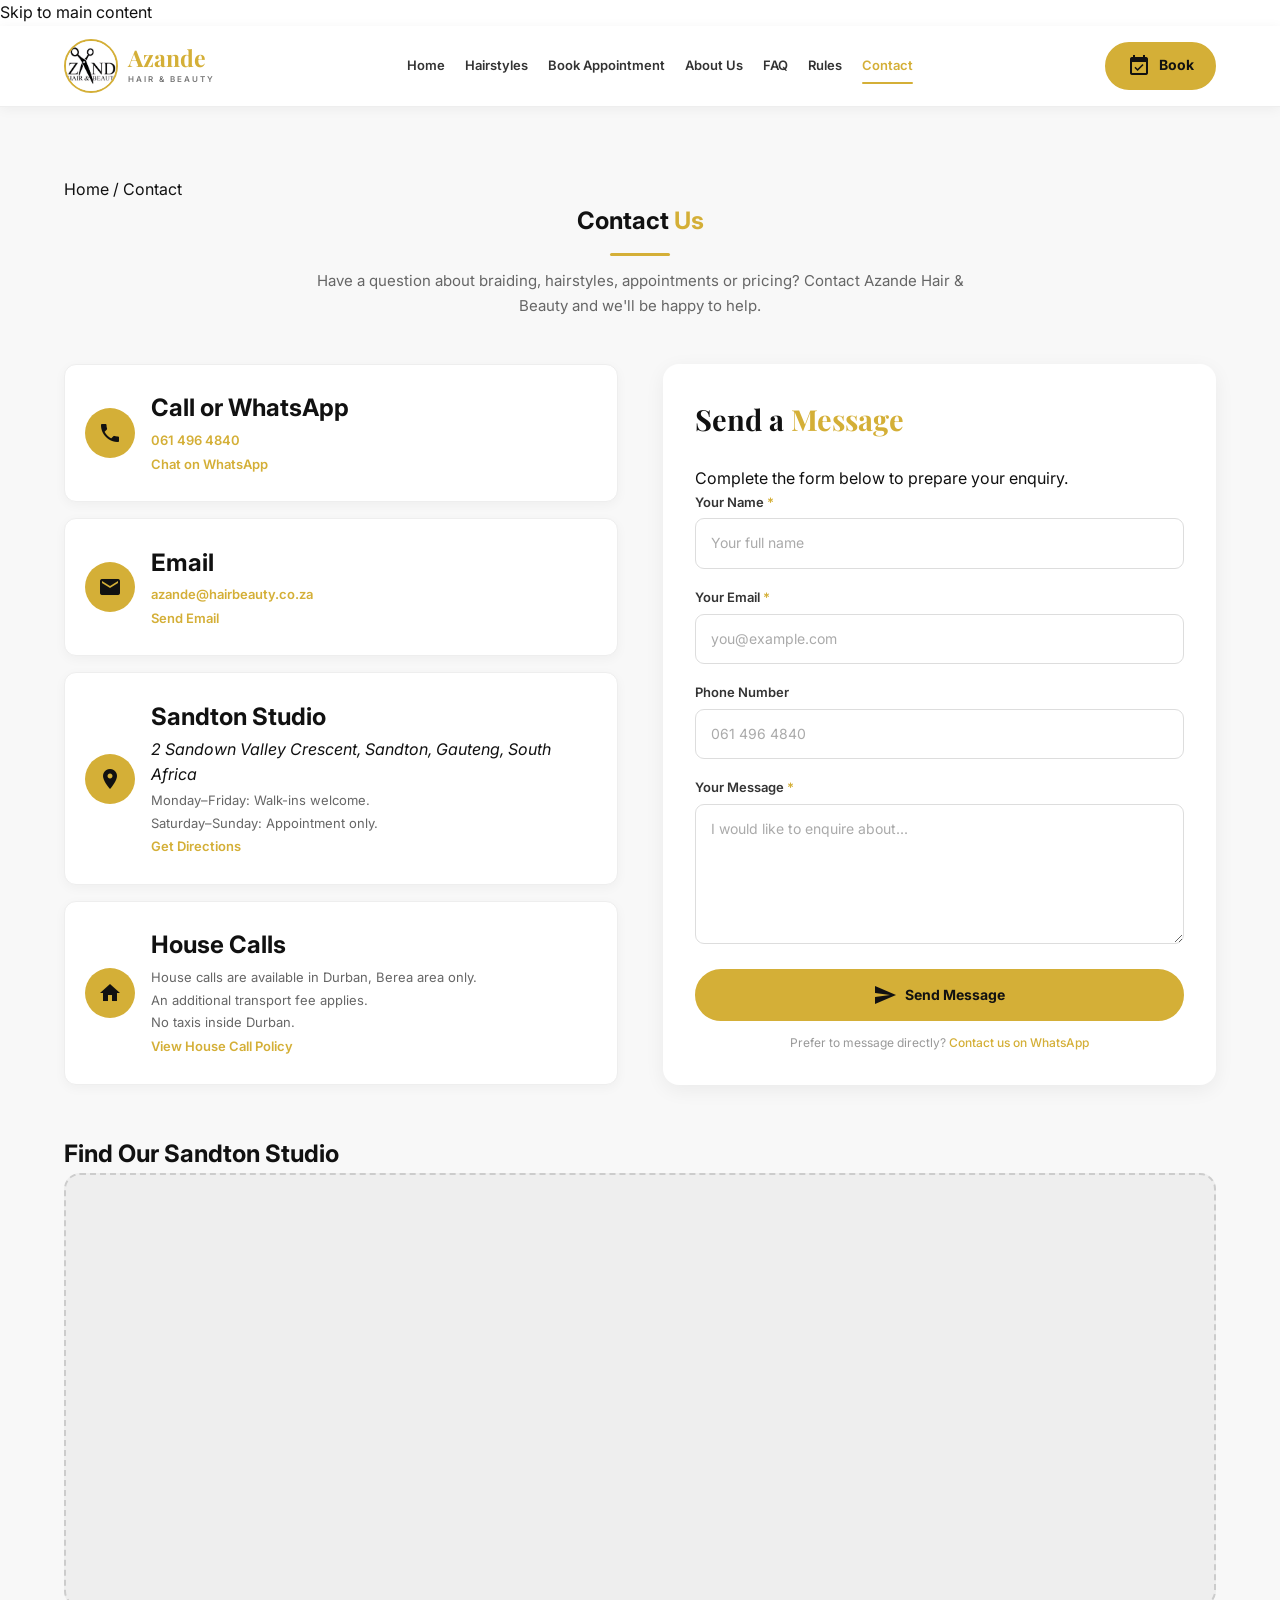
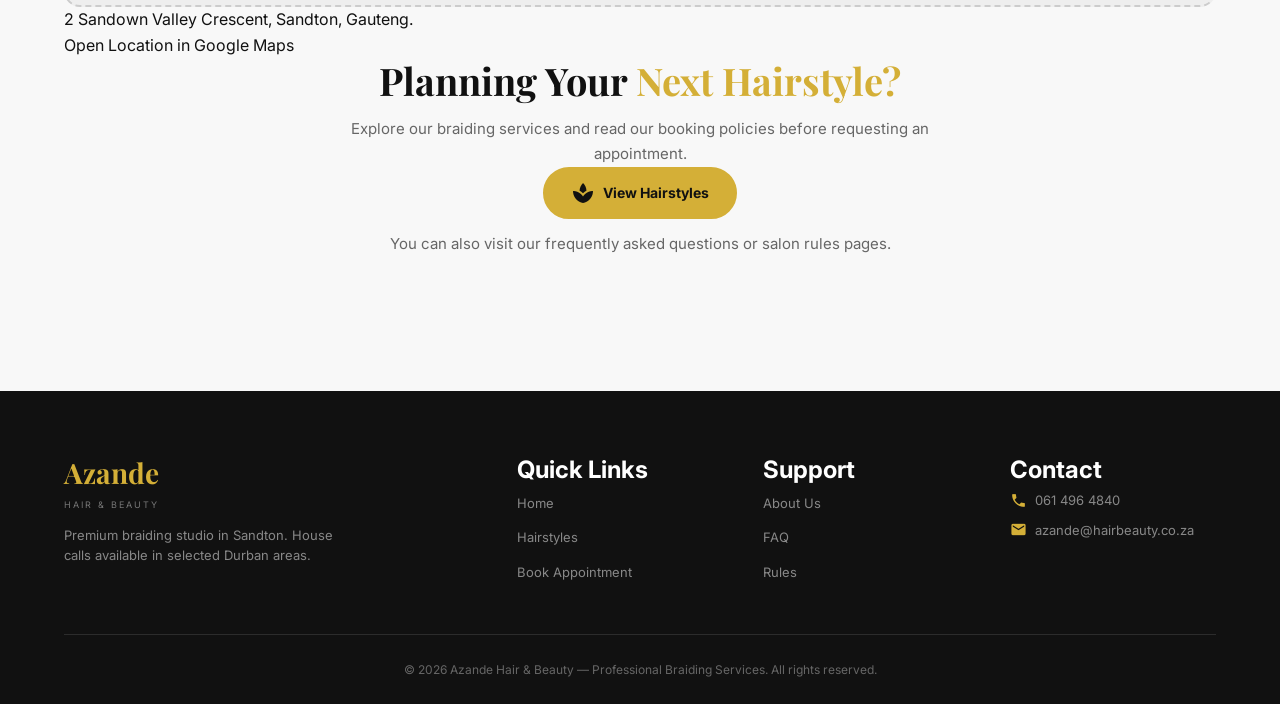
<file: contact.html>
<!DOCTYPE html>
<html lang="en-ZA">

<head>
    <!-- ========================================
         BASIC DOCUMENT SETTINGS
    ======================================== -->
    <meta charset="UTF-8">

    <meta name="viewport"
          content="width=device-width, initial-scale=1.0">

    <meta name="theme-color"
          content="#ffffff">

    <!-- ========================================
         SEARCH ENGINE OPTIMIZATION
    ======================================== -->
    <title>Contact Azande Hair & Beauty | Sandton Braiding Salon</title>

    <meta name="description"
          content="Contact Azande Hair & Beauty in Sandton for braiding appointments, hairstyle prices and salon enquiries. Call 061 496 4840, WhatsApp us or send a message.">

    <meta name="author"
          content="Azande Hair & Beauty">

    <meta name="robots"
          content="index, follow, max-image-preview:large">

    <link rel="canonical"
          href="https://azandehairandbeauty.co.za/contact.html">

    <!-- ========================================
         OPEN GRAPH METADATA
    ======================================== -->
    <meta property="og:type"
          content="website">

    <meta property="og:locale"
          content="en_ZA">

    <meta property="og:site_name"
          content="Azande Hair & Beauty">

    <meta property="og:title"
          content="Contact Azande Hair & Beauty | Sandton Braiding Salon">

    <meta property="og:description"
          content="Get in touch about hair braiding, appointments, pricing and house-call enquiries. Contact Azande Hair & Beauty by phone, WhatsApp or email.">

    <meta property="og:url"
          content="https://azandehairandbeauty.co.za/contact.html">

    <meta property="og:image"
          content="https://azandehairandbeauty.co.za/images/logo.jpg">

    <meta property="og:image:alt"
          content="Azande Hair & Beauty logo">

    <!-- ========================================
         TWITTER / X CARD
    ======================================== -->
    <meta name="twitter:card"
          content="summary">

    <meta name="twitter:title"
          content="Contact Azande Hair & Beauty">

    <meta name="twitter:description"
          content="Contact our Sandton braiding studio by phone, WhatsApp or email. Ask about appointments, hairstyles and house calls.">

    <meta name="twitter:image"
          content="https://azandehairandbeauty.co.za/images/logo.jpg">

    <!-- ========================================
         PERFORMANCE OPTIMIZATION
    ======================================== -->
    <link rel="preconnect"
          href="https://fonts.googleapis.com">

    <link rel="preconnect"
          href="https://fonts.gstatic.com"
          crossorigin>

    <!-- ========================================
         GOOGLE FONTS
    ======================================== -->
    <link href="https://fonts.googleapis.com/css2?family=Inter:wght@300;400;500;600;700;800&family=Playfair+Display:wght@400;500;600;700;800&display=swap"
          rel="stylesheet">

    <link href="https://fonts.googleapis.com/icon?family=Material+Icons"
          rel="stylesheet">

    <!-- ========================================
         MAIN STYLESHEET
    ======================================== -->
    <link rel="stylesheet"
          href="css/style.css">

    <!-- ========================================
         STRUCTURED DATA
    ======================================== -->
    <script type="application/ld+json">
    {
        "@context": "https://schema.org",
        "@graph": [
            {
                "@type": "BeautySalon",
                "@id": "https://azandehairandbeauty.co.za/#business",
                "name": "Azande Hair & Beauty",
                "url": "https://azandehairandbeauty.co.za/",
                "telephone": "+27614964840",
                "email": "azande@hairbeauty.co.za",
                "address": {
                    "@type": "PostalAddress",
                    "streetAddress": "2 Sandown Valley Crescent",
                    "addressLocality": "Sandton",
                    "addressRegion": "Gauteng",
                    "addressCountry": "ZA"
                }
            },
            {
                "@type": "ContactPage",
                "@id": "https://azandehairandbeauty.co.za/contact.html#webpage",
                "url": "https://azandehairandbeauty.co.za/contact.html",
                "name": "Contact Azande Hair & Beauty",
                "description": "Contact information for Azande Hair & Beauty, including telephone, email and studio location.",
                "inLanguage": "en-ZA",
                "about": {
                    "@id": "https://azandehairandbeauty.co.za/#business"
                },
                "breadcrumb": {
                    "@id": "https://azandehairandbeauty.co.za/contact.html#breadcrumb"
                }
            },
            {
                "@type": "BreadcrumbList",
                "@id": "https://azandehairandbeauty.co.za/contact.html#breadcrumb",
                "itemListElement": [
                    {
                        "@type": "ListItem",
                        "position": 1,
                        "name": "Home",
                        "item": "https://azandehairandbeauty.co.za/"
                    },
                    {
                        "@type": "ListItem",
                        "position": 2,
                        "name": "Contact",
                        "item": "https://azandehairandbeauty.co.za/contact.html"
                    }
                ]
            }
        ]
    }
    </script>

</head>

<body>

    <!-- ========================================
         ACCESSIBILITY: SKIP LINK
    ======================================== -->
    <a href="#main-content"
       class="skip-link">
        Skip to main content
    </a>

    <!-- ========================================
         NAVIGATION
    ======================================== -->
    <nav class="navbar"
         aria-label="Main navigation">

        <div class="container">

            <!-- LOGO -->
            <div class="nav-logo">

                <a href="index.html"
                   aria-label="Azande Hair and Beauty homepage">

                    <img src="images/logo.jpg"
                         alt="Azande Hair & Beauty logo"
                         decoding="async">

                </a>

                <div>
                    <span class="nav-logo-text">
                        Azande
                    </span>

                    <span class="nav-logo-sub">
                        Hair & Beauty
                    </span>
                </div>

            </div>

            <!-- NAVIGATION LINKS -->
            <ul class="nav-links"
                id="site-navigation">

                <li>
                    <a href="index.html">
                        Home
                    </a>
                </li>

                <li>
                    <a href="hairstyles.html">
                        Hairstyles
                    </a>
                </li>

                <li>
                    <a href="book-appointment.html">
                        Book Appointment
                    </a>
                </li>

                <li>
                    <a href="about.html">
                        About Us
                    </a>
                </li>

                <li>
                    <a href="faq.html">
                        FAQ
                    </a>
                </li>

                <li>
                    <a href="rules.html">
                        Rules
                    </a>
                </li>

                <li>
                    <a href="contact.html"
                       class="active"
                       aria-current="page">
                        Contact
                    </a>
                </li>

            </ul>

            <!-- NAVIGATION ACTIONS -->
            <div class="nav-actions">

                <a href="book-appointment.html"
                   class="btn-gold">

                    <span class="material-icons"
                          aria-hidden="true">
                        event_available
                    </span>

                    Book

                </a>

                <!-- MOBILE MENU -->
                <button type="button"
                        class="mobile-toggle"
                        aria-label="Open navigation"
                        aria-controls="site-navigation"
                        aria-expanded="false">

                    <span class="material-icons"
                          aria-hidden="true">
                        menu
                    </span>

                </button>

            </div>

        </div>

    </nav>

    <!-- ========================================
         MAIN CONTENT
    ======================================== -->
    <main id="main-content">

        <section class="contact-page"
                 aria-labelledby="contact-heading">

            <div class="container">

                <!-- ========================================
                     BREADCRUMB NAVIGATION
                ======================================== -->
                <nav class="breadcrumbs"
                     aria-label="Breadcrumb">

                    <a href="index.html">
                        Home
                    </a>

                    <span aria-hidden="true">
                        /
                    </span>

                    <span aria-current="page">
                        Contact
                    </span>

                </nav>

                <!-- ========================================
                     PAGE HEADING
                ======================================== -->
                <div class="section-title">

                    <h1 id="contact-heading">
                        Contact
                        <span class="gold-text">
                            Us
                        </span>
                    </h1>

                    <div class="line"
                         aria-hidden="true">
                    </div>

                    <p>
                        Have a question about braiding,
                        hairstyles, appointments or pricing?
                        Contact Azande Hair & Beauty
                        and we'll be happy to help.
                    </p>

                </div>

                <!-- ========================================
                     CONTACT GRID
                ======================================== -->
                <div class="contact-grid">

                    <!-- ========================================
                         CONTACT INFORMATION
                    ======================================== -->
                    <div class="contact-info">

                        <!-- PHONE / WHATSAPP -->
                        <div class="contact-card">

                            <div class="icon">

                                <span class="material-icons"
                                      aria-hidden="true">
                                    phone
                                </span>

                            </div>

                            <div>

                                <h2>
                                    Call or WhatsApp
                                </h2>

                                <p>
                                    <a href="tel:+27614964840">
                                        061 496 4840
                                    </a>
                                </p>

                                <a href="https://wa.me/27614964840?text=Hello%20Azande%2C%20I%20would%20like%20to%20enquire%20about%20your%20braiding%20services"
                                   target="_blank"
                                   rel="noopener noreferrer">

                                    Chat on WhatsApp

                                </a>

                            </div>

                        </div>

                        <!-- EMAIL -->
                        <div class="contact-card">

                            <div class="icon">

                                <span class="material-icons"
                                      aria-hidden="true">
                                    email
                                </span>

                            </div>

                            <div>

                                <h2>
                                    Email
                                </h2>

                                <p>
                                    <a href="mailto:azande@hairbeauty.co.za">
                                        azande@hairbeauty.co.za
                                    </a>
                                </p>

                                <a href="mailto:azande@hairbeauty.co.za?subject=Braiding%20Enquiry">

                                    Send Email

                                </a>

                            </div>

                        </div>

                        <!-- STUDIO LOCATION -->
                        <div class="contact-card">

                            <div class="icon">

                                <span class="material-icons"
                                      aria-hidden="true">
                                    location_on
                                </span>

                            </div>

                            <div>

                                <h2>
                                    Sandton Studio
                                </h2>

                                <address>
                                    2 Sandown Valley Crescent,
                                    Sandton, Gauteng,
                                    South Africa
                                </address>

                                <p>
                                    Monday–Friday:
                                    Walk-ins welcome.
                                </p>

                                <p>
                                    Saturday–Sunday:
                                    Appointment only.
                                </p>

                                <a href="https://www.google.com/maps/search/?api=1&amp;query=2%20Sandown%20Valley%20Crescent%2C%20Sandton"
                                   target="_blank"
                                   rel="noopener noreferrer">

                                    Get Directions

                                </a>

                            </div>

                        </div>

                        <!-- HOUSE CALLS -->
                        <div class="contact-card">

                            <div class="icon">

                                <span class="material-icons"
                                      aria-hidden="true">
                                    home
                                </span>

                            </div>

                            <div>

                                <h2>
                                    House Calls
                                </h2>

                                <p>
                                    House calls are available
                                    in Durban, Berea area only.
                                </p>

                                <p>
                                    An additional transport
                                    fee applies.
                                </p>

                                <p>
                                    No taxis inside Durban.
                                </p>

                                <a href="rules.html">
                                    View House Call Policy
                                </a>

                            </div>

                        </div>

                    </div>

                    <!-- ========================================
                         CONTACT FORM
                    ======================================== -->
                    <div class="contact-form-card">

                        <h2>
                            Send a
                            <span class="gold-text">
                                Message
                            </span>
                        </h2>

                        <p>
                            Complete the form below
                            to prepare your enquiry.
                        </p>

                        <form id="contactForm">

                            <!-- NAME -->
                            <div class="form-group">

                                <label for="contactName">

                                    Your Name
                                    <span class="gold-text"
                                          aria-hidden="true">
                                        *
                                    </span>

                                </label>

                                <input type="text"
                                       id="contactName"
                                       name="name"
                                       placeholder="Your full name"
                                       autocomplete="name"
                                       maxlength="100"
                                       required>

                            </div>

                            <!-- EMAIL -->
                            <div class="form-group">

                                <label for="contactEmail">

                                    Your Email
                                    <span class="gold-text"
                                          aria-hidden="true">
                                        *
                                    </span>

                                </label>

                                <input type="email"
                                       id="contactEmail"
                                       name="email"
                                       placeholder="you@example.com"
                                       autocomplete="email"
                                       maxlength="254"
                                       required>

                            </div>

                            <!-- PHONE -->
                            <div class="form-group">

                                <label for="contactPhone">
                                    Phone Number
                                </label>

                                <input type="tel"
                                       id="contactPhone"
                                       name="phone"
                                       placeholder="061 496 4840"
                                       autocomplete="tel"
                                       inputmode="tel"
                                       maxlength="20">

                            </div>

                            <!-- MESSAGE -->
                            <div class="form-group">

                                <label for="contactMessage">

                                    Your Message
                                    <span class="gold-text"
                                          aria-hidden="true">
                                        *
                                    </span>

                                </label>

                                <textarea id="contactMessage"
                                          name="message"
                                          placeholder="I would like to enquire about..."
                                          rows="5"
                                          maxlength="2000"
                                          required></textarea>

                            </div>

                            <!-- SUBMIT -->
                            <button type="submit"
                                    class="btn-gold"
                                    style="width: 100%; justify-content: center;">

                                <span class="material-icons"
                                      aria-hidden="true">
                                    send
                                </span>

                                Send Message

                            </button>

                        </form>

                        <p style="font-size: 12px; color: #999; text-align: center; margin-top: 12px;">

                            Prefer to message directly?

                            <a href="https://wa.me/27614964840"
                               target="_blank"
                               rel="noopener noreferrer"
                               style="color: #d4af37; font-weight: 500;">

                                Contact us on WhatsApp

                            </a>

                        </p>

                    </div>

                </div>

                <!-- ========================================
                     LOCATION MAP
                ======================================== -->
                <section class="contact-map"
                         aria-labelledby="map-heading">

                    <h2 id="map-heading">
                        Find Our Sandton Studio
                    </h2>

                    <div class="map-placeholder">

                        <iframe
                            title="Map showing 2 Sandown Valley Crescent in Sandton"
                            src="https://www.google.com/maps?q=2%20Sandown%20Valley%20Crescent%2C%20Sandton&amp;output=embed"
                            loading="lazy"
                            referrerpolicy="no-referrer-when-downgrade"
                            style="width: 100%; height: 350px; border: 0;"
                            allowfullscreen>
                        </iframe>

                    </div>

                    <p>
                        2 Sandown Valley Crescent,
                        Sandton, Gauteng.
                    </p>

                    <p>
                        <a href="https://www.google.com/maps/search/?api=1&amp;query=2%20Sandown%20Valley%20Crescent%2C%20Sandton"
                           target="_blank"
                           rel="noopener noreferrer">

                            Open Location in Google Maps

                        </a>
                    </p>

                </section>

                <!-- ========================================
                     ADDITIONAL HELP
                ======================================== -->
                <div class="section-title booking-cta">

                    <h2>
                        Planning Your
                        <span class="gold-text">
                            Next Hairstyle?
                        </span>
                    </h2>

                    <p>
                        Explore our braiding services
                        and read our booking policies
                        before requesting an appointment.
                    </p>

                    <a href="hairstyles.html"
                       class="btn-gold">

                        <span class="material-icons"
                              aria-hidden="true">
                            spa
                        </span>

                        View Hairstyles

                    </a>

                    <p>
                        You can also visit our
                        <a href="faq.html">
                            frequently asked questions
                        </a>
                        or
                        <a href="rules.html">
                            salon rules
                        </a>
                        pages.
                    </p>

                </div>

            </div>

        </section>

    </main>

    <!-- ========================================
         FOOTER
    ======================================== -->
    <footer class="footer">

        <div class="container">

            <div class="footer-grid">

                <!-- BRAND -->
                <div class="footer-brand">

                    <span class="brand">
                        Azande
                    </span>

                    <span class="sub">
                        Hair & Beauty
                    </span>

                    <p>
                        Premium braiding studio
                        in Sandton.
                        House calls available
                        in selected Durban areas.
                    </p>

                </div>

                <!-- QUICK LINKS -->
                <div>

                    <h2>Quick Links</h2>

                    <ul>

                        <li>
                            <a href="index.html">
                                Home
                            </a>
                        </li>

                        <li>
                            <a href="hairstyles.html">
                                Hairstyles
                            </a>
                        </li>

                        <li>
                            <a href="book-appointment.html">
                                Book Appointment
                            </a>
                        </li>

                    </ul>

                </div>

                <!-- SUPPORT -->
                <div>

                    <h2>Support</h2>

                    <ul>

                        <li>
                            <a href="about.html">
                                About Us
                            </a>
                        </li>

                        <li>
                            <a href="faq.html">
                                FAQ
                            </a>
                        </li>

                        <li>
                            <a href="rules.html">
                                Rules
                            </a>
                        </li>

                    </ul>

                </div>

                <!-- CONTACT -->
                <div>

                    <h2>Contact</h2>

                    <ul class="footer-contact">

                        <li>

                            <span class="material-icons"
                                  aria-hidden="true">
                                phone
                            </span>

                            <a href="tel:+27614964840">
                                061 496 4840
                            </a>

                        </li>

                        <li>

                            <span class="material-icons"
                                  aria-hidden="true">
                                email
                            </span>

                            <a href="mailto:azande@hairbeauty.co.za">
                                azande@hairbeauty.co.za
                            </a>

                        </li>

                    </ul>

                </div>

            </div>

            <!-- COPYRIGHT -->
            <div class="footer-bottom">

                <p>
                    &copy; 2026 Azande Hair & Beauty
                    — Professional Braiding Services.
                    All rights reserved.
                </p>

            </div>

        </div>

    </footer>

    <!-- ========================================
         MAIN JAVASCRIPT
    ======================================== -->
    <script src="js/main.js" defer></script>

</body>
</html>
</file>
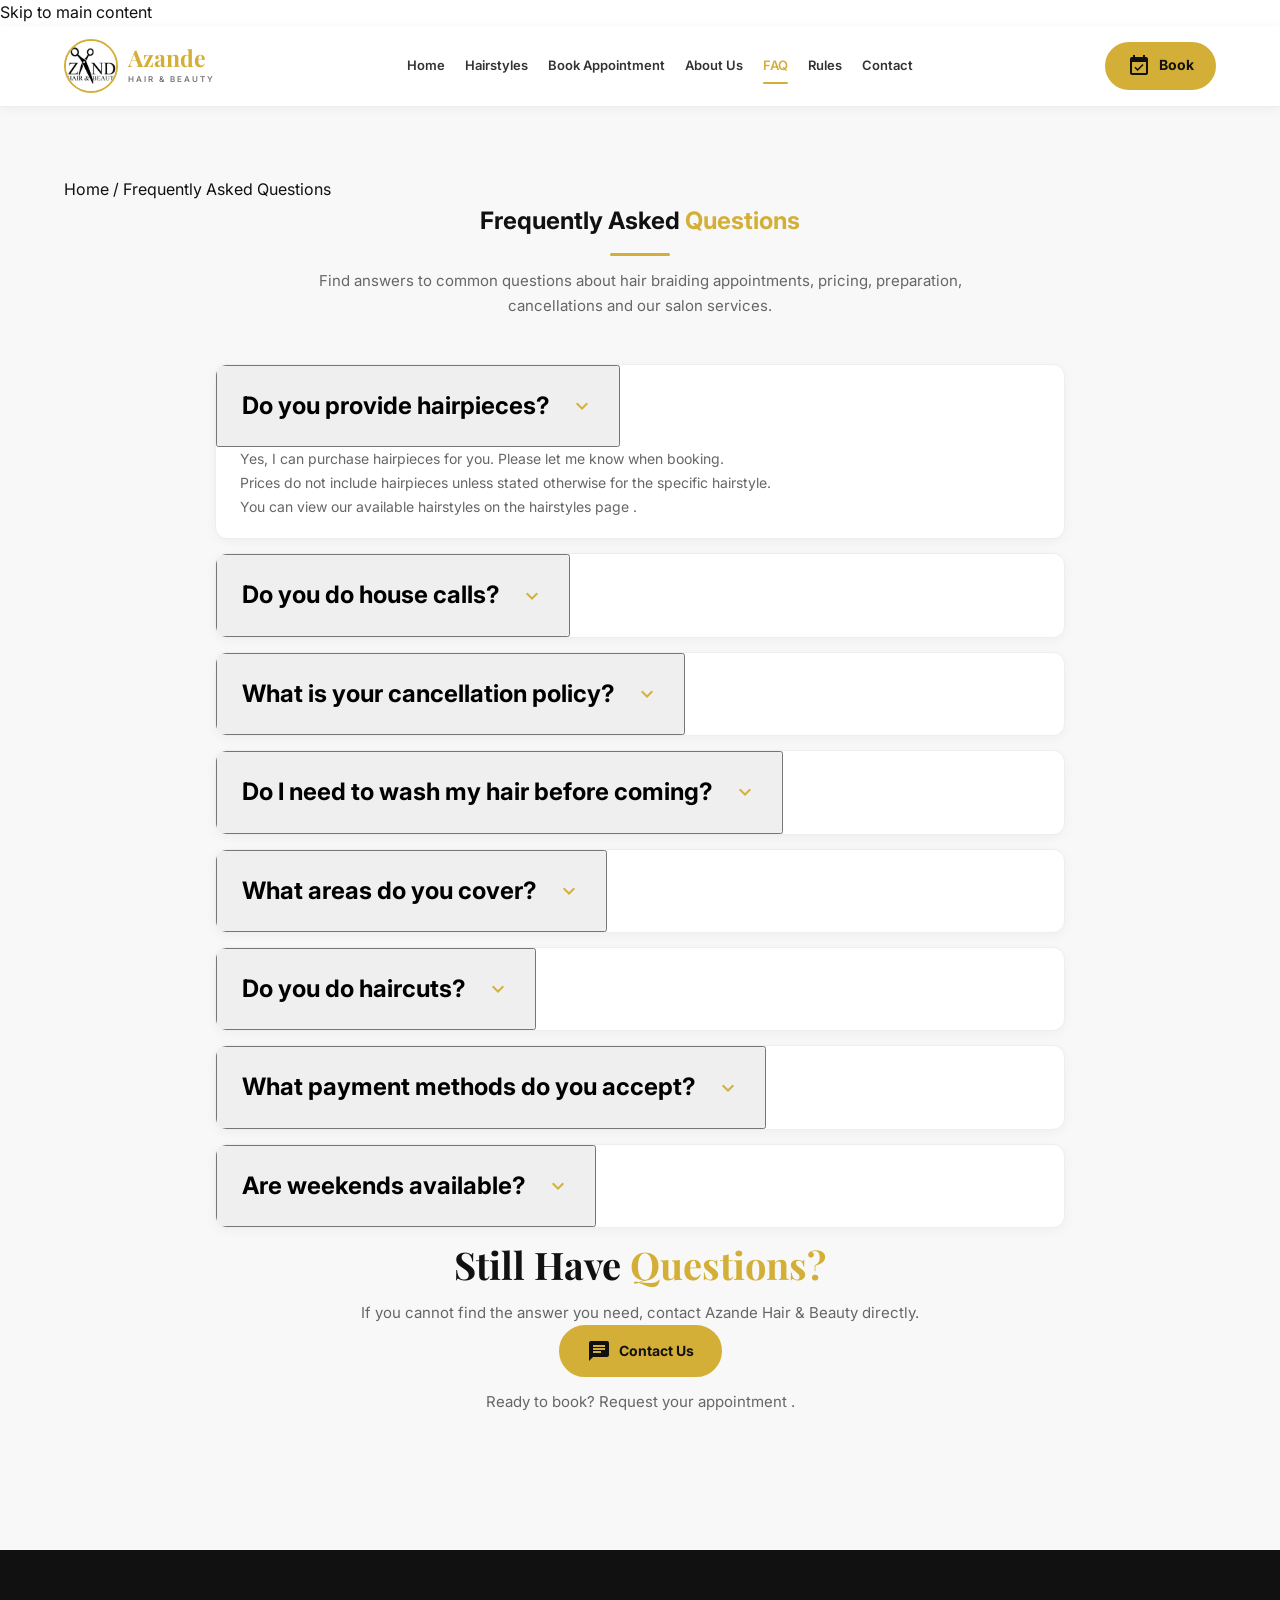
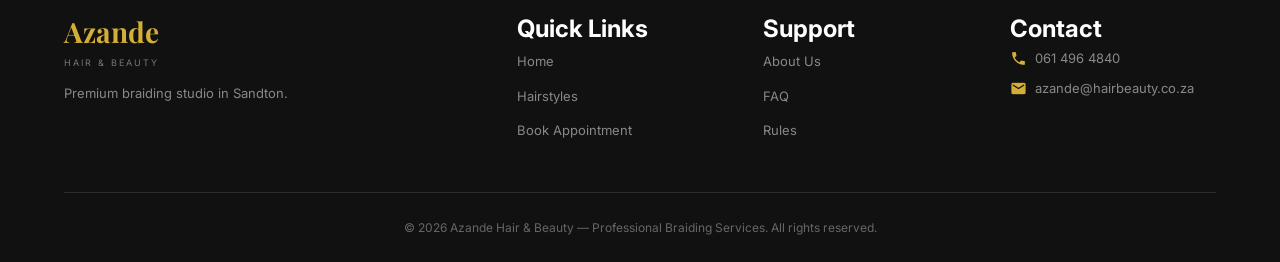
<file: faq.html>
<!DOCTYPE html>
<html lang="en-ZA">

<head>
    <!-- ========================================
         BASIC DOCUMENT SETTINGS
    ======================================== -->
    <meta charset="UTF-8">

    <meta name="viewport"
          content="width=device-width, initial-scale=1.0">

    <meta name="theme-color"
          content="#ffffff">

    <!-- ========================================
         SEARCH ENGINE OPTIMIZATION
    ======================================== -->
    <title>Hair Braiding FAQs & Booking Questions | Azande Hair & Beauty</title>

    <meta name="description"
          content="Find answers about hair braiding appointments, hairpieces, house calls, cancellations, payment methods and salon policies at Azande Hair & Beauty.">

    <meta name="author"
          content="Azande Hair & Beauty">

    <meta name="robots"
          content="index, follow, max-image-preview:large">

    <link rel="canonical"
          href="https://azandehairandbeauty.co.za/faq.html">

    <!-- ========================================
         OPEN GRAPH METADATA
    ======================================== -->
    <meta property="og:type"
          content="website">

    <meta property="og:locale"
          content="en_ZA">

    <meta property="og:site_name"
          content="Azande Hair & Beauty">

    <meta property="og:title"
          content="Hair Braiding FAQs & Booking Questions | Azande Hair & Beauty">

    <meta property="og:description"
          content="Get answers about hair preparation, salon appointments, house calls, cancellations, hairpieces and payment methods.">

    <meta property="og:url"
          content="https://azandehairandbeauty.co.za/faq.html">

    <meta property="og:image"
          content="https://azandehairandbeauty.co.za/images/logo.jpg">

    <meta property="og:image:alt"
          content="Azande Hair & Beauty logo">

    <!-- ========================================
         TWITTER / X CARD
    ======================================== -->
    <meta name="twitter:card"
          content="summary">

    <meta name="twitter:title"
          content="Hair Braiding FAQs | Azande Hair & Beauty">

    <meta name="twitter:description"
          content="Everything you need to know about our hair braiding services, appointments, payments and salon policies.">

    <meta name="twitter:image"
          content="https://azandehairandbeauty.co.za/images/logo.jpg">

    <!-- ========================================
         PERFORMANCE OPTIMIZATION
    ======================================== -->
    <link rel="preconnect"
          href="https://fonts.googleapis.com">

    <link rel="preconnect"
          href="https://fonts.gstatic.com"
          crossorigin>

    <!-- ========================================
         GOOGLE FONTS
    ======================================== -->
    <link href="https://fonts.googleapis.com/css2?family=Inter:wght@300;400;500;600;700;800&family=Playfair+Display:wght@400;500;600;700;800&display=swap"
          rel="stylesheet">

    <link href="https://fonts.googleapis.com/icon?family=Material+Icons"
          rel="stylesheet">

    <!-- ========================================
         MAIN STYLESHEET
    ======================================== -->
    <link rel="stylesheet"
          href="css/style.css">

    <!-- ========================================
         STRUCTURED DATA
    ======================================== -->
    <script type="application/ld+json">
    {
        "@context": "https://schema.org",
        "@graph": [
            {
                "@type": "WebPage",
                "@id": "https://azandehairandbeauty.co.za/faq.html#webpage",
                "url": "https://azandehairandbeauty.co.za/faq.html",
                "name": "Hair Braiding FAQs & Booking Questions",
                "description": "Frequently asked questions about appointments, hairpieces, house calls, cancellations and salon policies.",
                "inLanguage": "en-ZA",
                "about": {
                    "@id": "https://azandehairandbeauty.co.za/#business"
                },
                "breadcrumb": {
                    "@id": "https://azandehairandbeauty.co.za/faq.html#breadcrumb"
                }
            },
            {
                "@type": "BreadcrumbList",
                "@id": "https://azandehairandbeauty.co.za/faq.html#breadcrumb",
                "itemListElement": [
                    {
                        "@type": "ListItem",
                        "position": 1,
                        "name": "Home",
                        "item": "https://azandehairandbeauty.co.za/"
                    },
                    {
                        "@type": "ListItem",
                        "position": 2,
                        "name": "Frequently Asked Questions",
                        "item": "https://azandehairandbeauty.co.za/faq.html"
                    }
                ]
            }
        ]
    }
    </script>

</head>

<body>

    <!-- ========================================
         ACCESSIBILITY: SKIP LINK
    ======================================== -->
    <a href="#main-content"
       class="skip-link">
        Skip to main content
    </a>

    <!-- ========================================
         NAVIGATION
    ======================================== -->
    <nav class="navbar"
         aria-label="Main navigation">

        <div class="container">

            <!-- LOGO -->
            <div class="nav-logo">

                <a href="index.html"
                   aria-label="Azande Hair and Beauty homepage">

                    <img src="images/logo.jpg"
                         alt="Azande Hair & Beauty logo"
                         decoding="async">

                </a>

                <div>

                    <span class="nav-logo-text">
                        Azande
                    </span>

                    <span class="nav-logo-sub">
                        Hair & Beauty
                    </span>

                </div>

            </div>

            <!-- NAVIGATION LINKS -->
            <ul class="nav-links"
                id="site-navigation">

                <li>
                    <a href="index.html">
                        Home
                    </a>
                </li>

                <li>
                    <a href="hairstyles.html">
                        Hairstyles
                    </a>
                </li>

                <li>
                    <a href="book-appointment.html">
                        Book Appointment
                    </a>
                </li>

                <li>
                    <a href="about.html">
                        About Us
                    </a>
                </li>

                <li>
                    <a href="faq.html"
                       class="active"
                       aria-current="page">
                        FAQ
                    </a>
                </li>

                <li>
                    <a href="rules.html">
                        Rules
                    </a>
                </li>

                <li>
                    <a href="contact.html">
                        Contact
                    </a>
                </li>

            </ul>

            <!-- NAVIGATION ACTIONS -->
            <div class="nav-actions">

                <a href="book-appointment.html"
                   class="btn-gold">

                    <span class="material-icons"
                          aria-hidden="true">
                        event_available
                    </span>

                    Book

                </a>

                <button type="button"
                        class="mobile-toggle"
                        aria-label="Open navigation"
                        aria-controls="site-navigation"
                        aria-expanded="false">

                    <span class="material-icons"
                          aria-hidden="true">
                        menu
                    </span>

                </button>

            </div>

        </div>

    </nav>

    <!-- ========================================
         MAIN CONTENT
    ======================================== -->
    <main id="main-content">

        <section class="faq-page"
                 aria-labelledby="faq-heading">

            <div class="container">

                <!-- BREADCRUMBS -->
                <nav class="breadcrumbs"
                     aria-label="Breadcrumb">

                    <a href="index.html">
                        Home
                    </a>

                    <span aria-hidden="true">
                        /
                    </span>

                    <span aria-current="page">
                        Frequently Asked Questions
                    </span>

                </nav>

                <!-- PAGE HEADING -->
                <div class="section-title">

                    <h1 id="faq-heading">
                        Frequently Asked
                        <span class="gold-text">
                            Questions
                        </span>
                    </h1>

                    <div class="line"
                         aria-hidden="true">
                    </div>

                    <p>
                        Find answers to common questions
                        about hair braiding appointments,
                        pricing, preparation, cancellations
                        and our salon services.
                    </p>

                </div>

                <!-- ========================================
                     FAQ ACCORDION
                ======================================== -->
                <div class="faq-container">

                    <!-- FAQ 1 -->
                    <div class="faq-item">

                        <h2>
                            <button type="button"
                                    class="question"
                                    aria-expanded="true"
                                    aria-controls="faq-answer-1"
                                    id="faq-question-1">

                                <span>
                                    Do you provide hairpieces?
                                </span>

                                <span class="material-icons"
                                      aria-hidden="true">
                                    expand_more
                                </span>

                            </button>
                        </h2>

                        <div class="answer"
                             id="faq-answer-1"
                             role="region"
                             aria-labelledby="faq-question-1">

                            <p>
                                Yes, I can purchase hairpieces
                                for you. Please let me know
                                when booking.
                            </p>

                            <p>
                                Prices do not include hairpieces
                                unless stated otherwise for
                                the specific hairstyle.
                            </p>

                            <p>
                                You can view our available
                                hairstyles on the
                                <a href="hairstyles.html">
                                    hairstyles page
                                </a>.
                            </p>

                        </div>

                    </div>

                    <!-- FAQ 2 -->
                    <div class="faq-item">

                        <h2>
                            <button type="button"
                                    class="question"
                                    aria-expanded="false"
                                    aria-controls="faq-answer-2"
                                    id="faq-question-2">

                                <span>
                                    Do you do house calls?
                                </span>

                                <span class="material-icons"
                                      aria-hidden="true">
                                    expand_more
                                </span>

                            </button>
                        </h2>

                        <div class="answer"
                             id="faq-answer-2"
                             role="region"
                             aria-labelledby="faq-question-2">

                            <p>
                                Yes, I offer house calls
                                in Durban, specifically
                                around the Berea area.
                            </p>

                            <p>
                                A transport fee applies.
                                I do not use taxis for
                                house calls inside Durban.
                            </p>

                            <p>
                                Please
                                <a href="contact.html">
                                    contact me
                                </a>
                                to confirm availability
                                and transport costs.
                            </p>

                        </div>

                    </div>

                    <!-- FAQ 3 -->
                    <div class="faq-item">

                        <h2>
                            <button type="button"
                                    class="question"
                                    aria-expanded="false"
                                    aria-controls="faq-answer-3"
                                    id="faq-question-3">

                                <span>
                                    What is your cancellation policy?
                                </span>

                                <span class="material-icons"
                                      aria-hidden="true">
                                    expand_more
                                </span>

                            </button>
                        </h2>

                        <div class="answer"
                             id="faq-answer-3"
                             role="region"
                             aria-labelledby="faq-question-3">

                            <p>
                                Please cancel your appointment
                                as early as possible so another
                                client can use the available slot.
                            </p>

                            <p>
                                I also require confirmation
                                the day before your appointment.
                            </p>

                            <p>
                                Read the full
                                <a href="rules.html">
                                    salon rules and policies
                                </a>
                                before booking.
                            </p>

                        </div>

                    </div>

                    <!-- FAQ 4 -->
                    <div class="faq-item">

                        <h2>
                            <button type="button"
                                    class="question"
                                    aria-expanded="false"
                                    aria-controls="faq-answer-4"
                                    id="faq-question-4">

                                <span>
                                    Do I need to wash my hair before coming?
                                </span>

                                <span class="material-icons"
                                      aria-hidden="true">
                                    expand_more
                                </span>

                            </button>
                        </h2>

                        <div class="answer"
                             id="faq-answer-4"
                             role="region"
                             aria-labelledby="faq-question-4">

                            <p>
                                Yes. Please wash and blow-dry
                                your hair before arriving
                                for your appointment.
                            </p>

                            <p>
                                This helps prepare your hair
                                for braiding and ensures
                                the best possible results.
                            </p>

                        </div>

                    </div>

                    <!-- FAQ 5 -->
                    <div class="faq-item">

                        <h2>
                            <button type="button"
                                    class="question"
                                    aria-expanded="false"
                                    aria-controls="faq-answer-5"
                                    id="faq-question-5">

                                <span>
                                    What areas do you cover?
                                </span>

                                <span class="material-icons"
                                      aria-hidden="true">
                                    expand_more
                                </span>

                            </button>
                        </h2>

                        <div class="answer"
                             id="faq-answer-5"
                             role="region"
                             aria-labelledby="faq-question-5">

                            <p>
                                My studio is located at
                                2 Sandown Valley Crescent,
                                Sandton, Gauteng.
                            </p>

                            <p>
                                I also offer house calls
                                around Berea in Durban.
                            </p>

                            <p>
                                Please confirm your preferred
                                location before booking.
                            </p>

                        </div>

                    </div>

                    <!-- FAQ 6 -->
                    <div class="faq-item">

                        <h2>
                            <button type="button"
                                    class="question"
                                    aria-expanded="false"
                                    aria-controls="faq-answer-6"
                                    id="faq-question-6">

                                <span>
                                    Do you do haircuts?
                                </span>

                                <span class="material-icons"
                                      aria-hidden="true">
                                    expand_more
                                </span>

                            </button>
                        </h2>

                        <div class="answer"
                             id="faq-answer-6"
                             role="region"
                             aria-labelledby="faq-question-6">

                            <p>
                                No. I specialise in professional
                                hair braiding services for
                                women and men.
                            </p>

                            <p>
                                Haircuts and fades are
                                not offered.
                            </p>

                        </div>

                    </div>

                    <!-- FAQ 7 -->
                    <div class="faq-item">

                        <h2>
                            <button type="button"
                                    class="question"
                                    aria-expanded="false"
                                    aria-controls="faq-answer-7"
                                    id="faq-question-7">

                                <span>
                                    What payment methods do you accept?
                                </span>

                                <span class="material-icons"
                                      aria-hidden="true">
                                    expand_more
                                </span>

                            </button>
                        </h2>

                        <div class="answer"
                             id="faq-answer-7"
                             role="region"
                             aria-labelledby="faq-question-7">

                            <p>
                                Cash and instant EFT
                                payments are accepted.
                            </p>

                            <p>
                                Please confirm payment
                                details when booking
                                your appointment.
                            </p>

                        </div>

                    </div>

                    <!-- FAQ 8 -->
                    <div class="faq-item">

                        <h2>
                            <button type="button"
                                    class="question"
                                    aria-expanded="false"
                                    aria-controls="faq-answer-8"
                                    id="faq-question-8">

                                <span>
                                    Are weekends available?
                                </span>

                                <span class="material-icons"
                                      aria-hidden="true">
                                    expand_more
                                </span>

                            </button>
                        </h2>

                        <div class="answer"
                             id="faq-answer-8"
                             role="region"
                             aria-labelledby="faq-question-8">

                            <p>
                                Yes. Saturday and Sunday
                                appointments are available
                                by prior arrangement only.
                            </p>

                            <p>
                                Please book in advance
                                to request your preferred
                                weekend appointment.
                            </p>

                            <a href="book-appointment.html">
                                Request an appointment
                            </a>

                        </div>

                    </div>

                </div>

                <!-- ========================================
                     ADDITIONAL SUPPORT
                ======================================== -->
                <div class="section-title booking-cta">

                    <h2>
                        Still Have
                        <span class="gold-text">
                            Questions?
                        </span>
                    </h2>

                    <p>
                        If you cannot find the answer
                        you need, contact Azande
                        Hair & Beauty directly.
                    </p>

                    <a href="contact.html"
                       class="btn-gold">

                        <span class="material-icons"
                              aria-hidden="true">
                            chat
                        </span>

                        Contact Us

                    </a>

                    <p>
                        Ready to book?
                        <a href="book-appointment.html">
                            Request your appointment
                        </a>.
                    </p>

                </div>

            </div>

        </section>

    </main>

    <!-- ========================================
         FOOTER
    ======================================== -->
    <footer class="footer">

        <div class="container">

            <div class="footer-grid">

                <!-- BRAND -->
                <div class="footer-brand">

                    <span class="brand">
                        Azande
                    </span>

                    <span class="sub">
                        Hair & Beauty
                    </span>

                    <p>
                        Premium braiding studio
                        in Sandton.
                    </p>

                </div>

                <!-- QUICK LINKS -->
                <div>

                    <h2>Quick Links</h2>

                    <ul>

                        <li>
                            <a href="index.html">
                                Home
                            </a>
                        </li>

                        <li>
                            <a href="hairstyles.html">
                                Hairstyles
                            </a>
                        </li>

                        <li>
                            <a href="book-appointment.html">
                                Book Appointment
                            </a>
                        </li>

                    </ul>

                </div>

                <!-- SUPPORT -->
                <div>

                    <h2>Support</h2>

                    <ul>

                        <li>
                            <a href="about.html">
                                About Us
                            </a>
                        </li>

                        <li>
                            <a href="faq.html"
                               aria-current="page">
                                FAQ
                            </a>
                        </li>

                        <li>
                            <a href="rules.html">
                                Rules
                            </a>
                        </li>

                    </ul>

                </div>

                <!-- CONTACT -->
                <div>

                    <h2>Contact</h2>

                    <ul class="footer-contact">

                        <li>

                            <span class="material-icons"
                                  aria-hidden="true">
                                phone
                            </span>

                            <a href="tel:+27614964840">
                                061 496 4840
                            </a>

                        </li>

                        <li>

                            <span class="material-icons"
                                  aria-hidden="true">
                                email
                            </span>

                            <a href="mailto:azande@hairbeauty.co.za">
                                azande@hairbeauty.co.za
                            </a>

                        </li>

                    </ul>

                </div>

            </div>

            <!-- COPYRIGHT -->
            <div class="footer-bottom">

                <p>
                    &copy; 2026 Azande Hair & Beauty
                    — Professional Braiding Services.
                    All rights reserved.
                </p>

            </div>

        </div>

    </footer>

    <!-- ========================================
         MAIN JAVASCRIPT
    ======================================== -->
    <script src="js/main.js" defer></script>

</body>
</html>
</file>
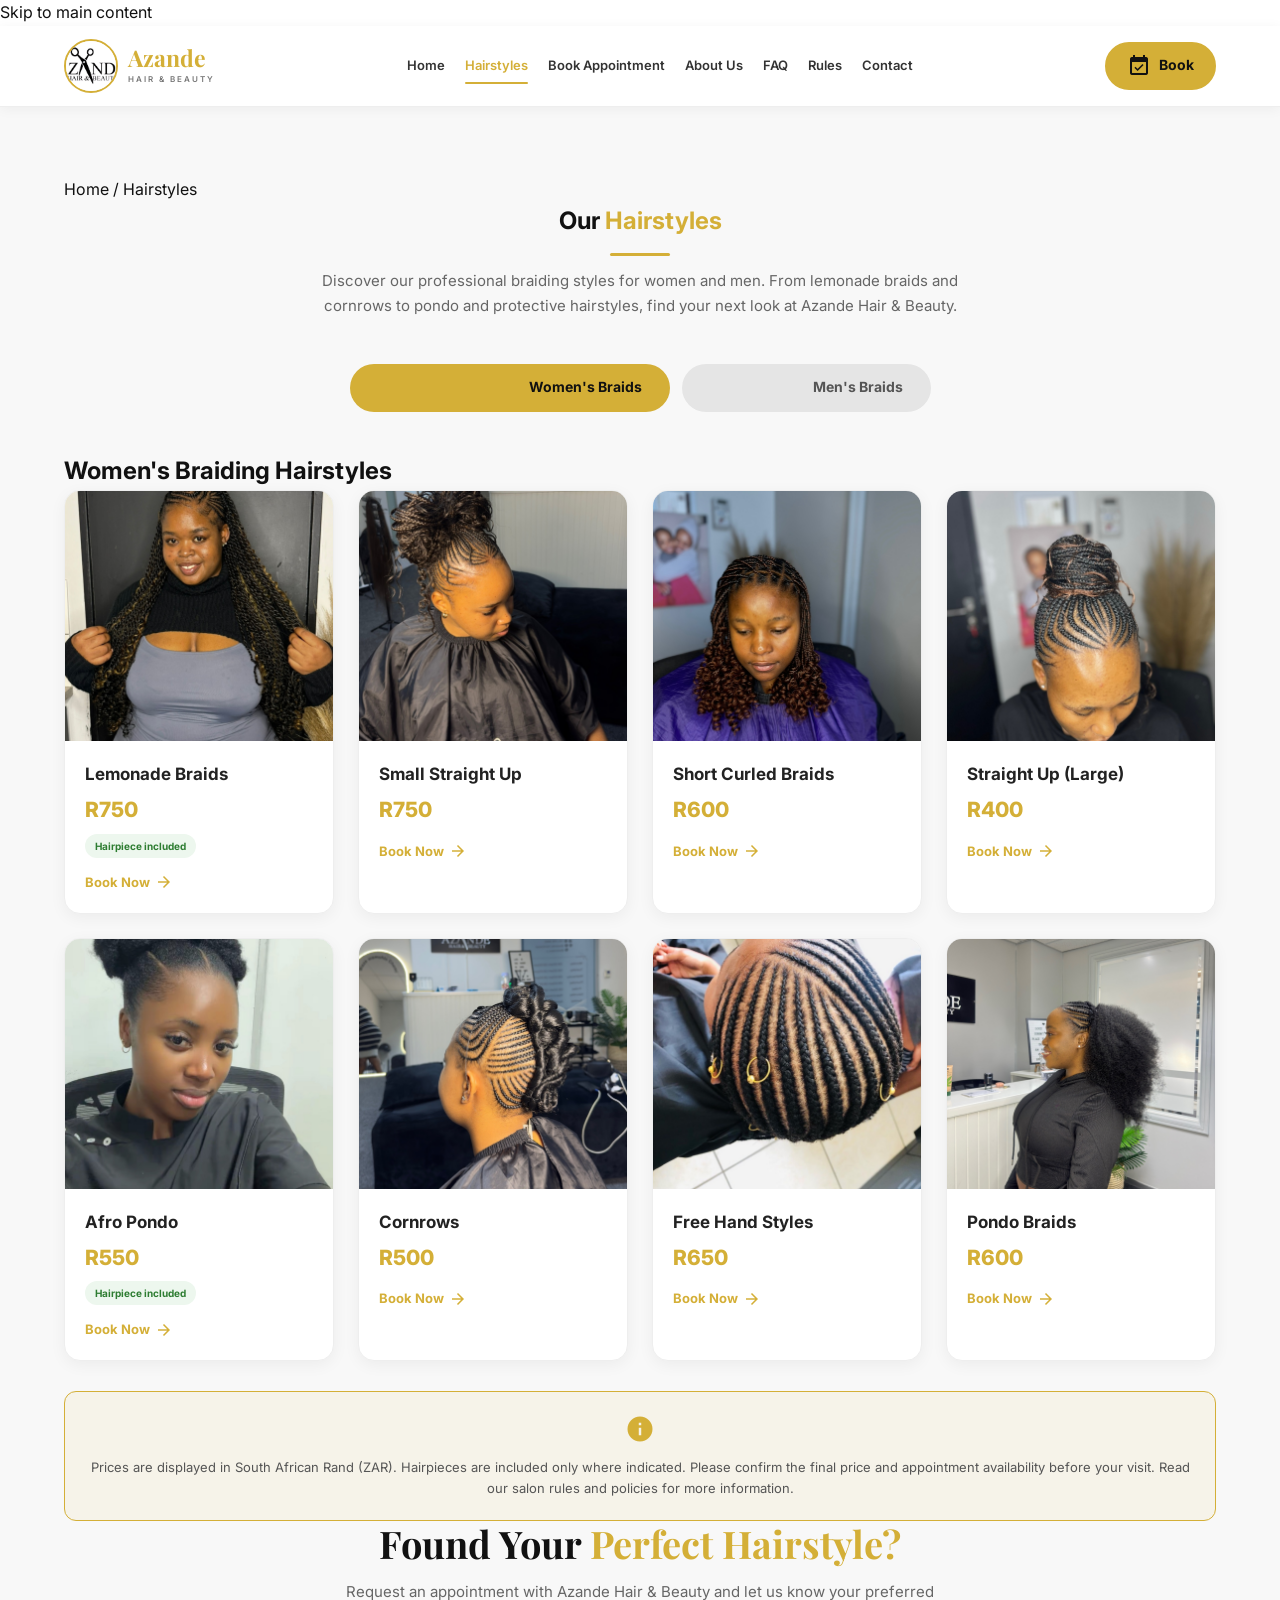
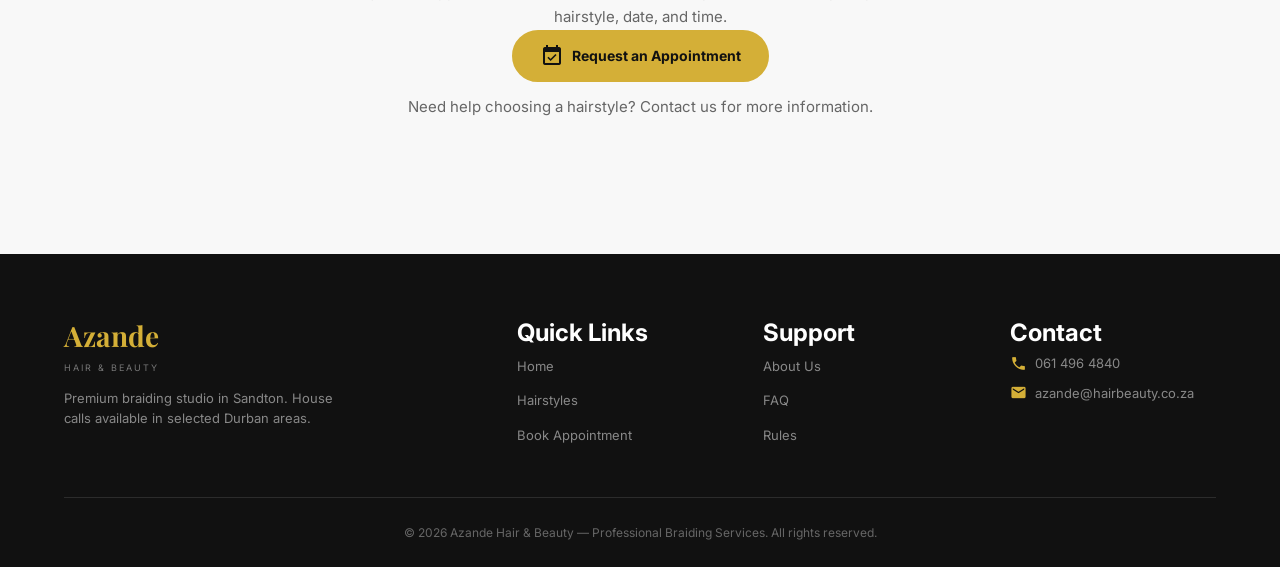
<file: hairstyles.html>
<!DOCTYPE html>
<html lang="en-ZA">

<head>
    <!-- ========================================
         BASIC DOCUMENT SETTINGS
    ======================================== -->
    <meta charset="UTF-8">

    <meta name="viewport"
          content="width=device-width, initial-scale=1.0">

    <meta name="theme-color"
          content="#ffffff">

    <!-- ========================================
         SEARCH ENGINE OPTIMIZATION
    ======================================== -->
    <title>Braiding Hairstyles & Prices | Azande Hair & Beauty</title>

    <meta name="description"
          content="Explore braiding hairstyles and prices at Azande Hair & Beauty. Browse lemonade braids, cornrows, straight-up braids, pondo styles and men's braids.">

    <meta name="author"
          content="Azande Hair & Beauty">

    <meta name="robots"
          content="index, follow, max-image-preview:large">

    <link rel="canonical"
          href="https://azandehairandbeauty.co.za/hairstyles.html">

    <!-- ========================================
         OPEN GRAPH METADATA
    ======================================== -->
    <meta property="og:type"
          content="website">

    <meta property="og:locale"
          content="en_ZA">

    <meta property="og:site_name"
          content="Azande Hair & Beauty">

    <meta property="og:title"
          content="Braiding Hairstyles & Prices | Azande Hair & Beauty">

    <meta property="og:description"
          content="Browse our collection of professional braiding styles, including lemonade braids, cornrows, pondo hairstyles and men's braids.">

    <meta property="og:url"
          content="https://azandehairandbeauty.co.za/hairstyles.html">

    <meta property="og:image"
          content="https://azandehairandbeauty.co.za/images/lemonade-braids.jpg">

    <meta property="og:image:alt"
          content="Lemonade braids hairstyle at Azande Hair & Beauty">

    <!-- ========================================
         TWITTER / X CARD
    ======================================== -->
    <meta name="twitter:card"
          content="summary_large_image">

    <meta name="twitter:title"
          content="Braiding Hairstyles & Prices | Azande Hair & Beauty">

    <meta name="twitter:description"
          content="Discover women's and men's braiding styles, hairstyle prices and appointment booking information.">

    <meta name="twitter:image"
          content="https://azandehairandbeauty.co.za/images/lemonade-braids.jpg">

    <!-- ========================================
         PERFORMANCE OPTIMIZATION
    ======================================== -->
    <link rel="preconnect"
          href="https://fonts.googleapis.com">

    <link rel="preconnect"
          href="https://fonts.gstatic.com"
          crossorigin>

    <!-- ========================================
         GOOGLE FONTS
    ======================================== -->
    <link href="https://fonts.googleapis.com/css2?family=Inter:wght@300;400;500;600;700;800&family=Playfair+Display:wght@400;500;600;700;800&display=swap"
          rel="stylesheet">

    <link href="https://fonts.googleapis.com/icon?family=Material+Icons"
          rel="stylesheet">

    <!-- ========================================
         MAIN STYLESHEET
    ======================================== -->
    <link rel="stylesheet"
          href="css/style.css">

    <!-- ========================================
         STRUCTURED DATA
    ======================================== -->
    <script type="application/ld+json">
    {
        "@context": "https://schema.org",
        "@graph": [
            {
                "@type": "BeautySalon",
                "@id": "https://azandehairandbeauty.co.za/#business",
                "name": "Azande Hair & Beauty",
                "url": "https://azandehairandbeauty.co.za/",
                "telephone": "+27614964840"
            },
            {
                "@type": "CollectionPage",
                "@id": "https://azandehairandbeauty.co.za/hairstyles.html#webpage",
                "url": "https://azandehairandbeauty.co.za/hairstyles.html",
                "name": "Braiding Hairstyles & Prices",
                "description": "A collection of women's and men's braiding hairstyles offered by Azande Hair & Beauty.",
                "inLanguage": "en-ZA",
                "about": {
                    "@id": "https://azandehairandbeauty.co.za/#business"
                },
                "breadcrumb": {
                    "@id": "https://azandehairandbeauty.co.za/hairstyles.html#breadcrumb"
                }
            },
            {
                "@type": "BreadcrumbList",
                "@id": "https://azandehairandbeauty.co.za/hairstyles.html#breadcrumb",
                "itemListElement": [
                    {
                        "@type": "ListItem",
                        "position": 1,
                        "name": "Home",
                        "item": "https://azandehairandbeauty.co.za/"
                    },
                    {
                        "@type": "ListItem",
                        "position": 2,
                        "name": "Hairstyles",
                        "item": "https://azandehairandbeauty.co.za/hairstyles.html"
                    }
                ]
            }
        ]
    }
    </script>

</head>

<body>

    <!-- ========================================
         ACCESSIBILITY: SKIP LINK
    ======================================== -->
    <a href="#main-content"
       class="skip-link">
        Skip to main content
    </a>

    <!-- ========================================
         NAVIGATION
    ======================================== -->
    <nav class="navbar"
         aria-label="Main navigation">

        <div class="container">

            <!-- LOGO -->
            <div class="nav-logo">

                <a href="index.html"
                   aria-label="Azande Hair and Beauty homepage">

                    <img src="images/logo.jpg"
                         alt="Azande Hair & Beauty logo"
                         decoding="async">

                </a>

                <div>
                    <span class="nav-logo-text">
                        Azande
                    </span>

                    <span class="nav-logo-sub">
                        Hair & Beauty
                    </span>
                </div>

            </div>

            <!-- NAVIGATION LINKS -->
            <ul class="nav-links"
                id="site-navigation">

                <li>
                    <a href="index.html">
                        Home
                    </a>
                </li>

                <li>
                    <a href="hairstyles.html"
                       class="active"
                       aria-current="page">
                        Hairstyles
                    </a>
                </li>

                <li>
                    <a href="book-appointment.html">
                        Book Appointment
                    </a>
                </li>

                <li>
                    <a href="about.html">
                        About Us
                    </a>
                </li>

                <li>
                    <a href="faq.html">
                        FAQ
                    </a>
                </li>

                <li>
                    <a href="rules.html">
                        Rules
                    </a>
                </li>

                <li>
                    <a href="contact.html">
                        Contact
                    </a>
                </li>

            </ul>

            <!-- NAVIGATION ACTIONS -->
            <div class="nav-actions">

                <a href="book-appointment.html"
                   class="btn-gold">

                    <span class="material-icons"
                          aria-hidden="true">
                        event_available
                    </span>

                    Book

                </a>

                <!-- MOBILE MENU -->
                <button type="button"
                        class="mobile-toggle"
                        aria-label="Open navigation"
                        aria-controls="site-navigation"
                        aria-expanded="false">

                    <span class="material-icons"
                          aria-hidden="true">
                        menu
                    </span>

                </button>

            </div>

        </div>

    </nav>

    <!-- ========================================
         MAIN CONTENT
    ======================================== -->
    <main id="main-content">

        <section class="hairstyles-page"
                 aria-labelledby="hairstyles-heading">

            <div class="container">

                <!-- BREADCRUMB NAVIGATION -->
                <nav class="breadcrumbs"
                     aria-label="Breadcrumb">

                    <a href="index.html">
                        Home
                    </a>

                    <span aria-hidden="true">
                        /
                    </span>

                    <span aria-current="page">
                        Hairstyles
                    </span>

                </nav>

                <!-- PAGE HEADING -->
                <div class="section-title">

                    <h1 id="hairstyles-heading">
                        Our
                        <span class="gold-text">
                            Hairstyles
                        </span>
                    </h1>

                    <div class="line"
                         aria-hidden="true">
                    </div>

                    <p>
                        Discover our professional braiding
                        styles for women and men.
                        From lemonade braids and cornrows
                        to pondo and protective hairstyles,
                        find your next look at Azande Hair
                        & Beauty.
                    </p>

                </div>

                <!-- ========================================
                     HAIRSTYLE CATEGORY TABS
                ======================================== -->
                <div class="tabs"
                     role="tablist"
                     aria-label="Hairstyle categories">

                    <button type="button"
                            class="tab-btn active"
                            id="women-tab"
                            data-tab="women"
                            role="tab"
                            aria-controls="women"
                            aria-selected="true">

                        <span class="material-icons"
                              aria-hidden="true">
                            female
                        </span>

                        Women's Braids

                    </button>

                    <button type="button"
                            class="tab-btn inactive"
                            id="men-tab"
                            data-tab="men"
                            role="tab"
                            aria-controls="men"
                            aria-selected="false"
                            tabindex="-1">

                        <span class="material-icons"
                              aria-hidden="true">
                            male
                        </span>

                        Men's Braids

                    </button>

                </div>

                <!-- ========================================
                     WOMEN'S BRAIDING STYLES
                ======================================== -->
                <div class="tab-content active"
                     id="women"
                     role="tabpanel"
                     aria-labelledby="women-tab">

                    <h2 class="category-heading">
                        Women's Braiding Hairstyles
                    </h2>

                    <div class="styles-grid">

                        <!-- LEMONADE BRAIDS -->
                        <article class="style-card">

                            <img src="images/lemonade-braids.jpg"
                                 alt="Lemonade braids with neatly styled side-swept braids"
                                 loading="lazy"
                                 decoding="async">

                            <div class="card-body">

                                <h3>Lemonade Braids</h3>

                                <div class="price">
                                    R750
                                </div>

                                <span class="badge">
                                    Hairpiece included
                                </span>

                                <a href="book-appointment.html?style=Lemonade%20Braids"
                                   class="book-link"
                                   aria-label="Request an appointment for Lemonade Braids">

                                    Book Now

                                    <span class="material-icons"
                                          aria-hidden="true">
                                        arrow_forward
                                    </span>

                                </a>

                            </div>

                        </article>

                        <!-- SMALL STRAIGHT UP -->
                        <article class="style-card">

                            <img src="images/small-straight-up.jpg"
                                 alt="Small straight-up braids with detailed cornrow sections"
                                 loading="lazy"
                                 decoding="async">

                            <div class="card-body">

                                <h3>Small Straight Up</h3>

                                <div class="price">
                                    R750
                                </div>

                                <a href="book-appointment.html?style=Small%20Straight%20Up"
                                   class="book-link"
                                   aria-label="Request an appointment for Small Straight Up braids">

                                    Book Now

                                    <span class="material-icons"
                                          aria-hidden="true">
                                        arrow_forward
                                    </span>

                                </a>

                            </div>

                        </article>

                        <!-- SHORT CURLED BRAIDS -->
                        <article class="style-card">

                            <img src="images/short-curled-braids.jpg"
                                 alt="Short curled braids hairstyle"
                                 loading="lazy"
                                 decoding="async">

                            <div class="card-body">

                                <h3>Short Curled Braids</h3>

                                <div class="price">
                                    R600
                                </div>

                                <a href="book-appointment.html?style=Short%20Curled%20Braids"
                                   class="book-link"
                                   aria-label="Request an appointment for Short Curled Braids">

                                    Book Now

                                    <span class="material-icons"
                                          aria-hidden="true">
                                        arrow_forward
                                    </span>

                                </a>

                            </div>

                        </article>

                        <!-- STRAIGHT UP LARGE -->
                        <article class="style-card">

                            <img src="images/straight-up-large.jpg"
                                 alt="Large straight-up cornrow braids hairstyle"
                                 loading="lazy"
                                 decoding="async">

                            <div class="card-body">

                                <h3>Straight Up (Large)</h3>

                                <div class="price">
                                    R400
                                </div>

                                <a href="book-appointment.html?style=Straight%20Up%20(Large)"
                                   class="book-link"
                                   aria-label="Request an appointment for Large Straight Up braids">

                                    Book Now

                                    <span class="material-icons"
                                          aria-hidden="true">
                                        arrow_forward
                                    </span>

                                </a>

                            </div>

                        </article>

                        <!-- AFRO PONDO -->
                        <article class="style-card">

                            <img src="images/afro-pondo.jpg"
                                 alt="Afro Pondo hairstyle with a full ponytail"
                                 loading="lazy"
                                 decoding="async">

                            <div class="card-body">

                                <h3>Afro Pondo</h3>

                                <div class="price">
                                    R550
                                </div>

                                <span class="badge">
                                    Hairpiece included
                                </span>

                                <a href="book-appointment.html?style=Afro%20Pondo"
                                   class="book-link"
                                   aria-label="Request an appointment for Afro Pondo">

                                    Book Now

                                    <span class="material-icons"
                                          aria-hidden="true">
                                        arrow_forward
                                    </span>

                                </a>

                            </div>

                        </article>

                        <!-- CORNROWS -->
                        <article class="style-card">

                            <img src="images/cornrows.jpg"
                                 alt="Neatly braided cornrows hairstyle"
                                 loading="lazy"
                                 decoding="async">

                            <div class="card-body">

                                <h3>Cornrows</h3>

                                <div class="price">
                                    R500
                                </div>

                                <a href="book-appointment.html?style=Cornrows"
                                   class="book-link"
                                   aria-label="Request an appointment for Cornrows">

                                    Book Now

                                    <span class="material-icons"
                                          aria-hidden="true">
                                        arrow_forward
                                    </span>

                                </a>

                            </div>

                        </article>

                        <!-- FREE HAND STYLES -->
                        <article class="style-card">

                            <img src="images/free-hand.jpg"
                                 alt="Freehand braiding hairstyle"
                                 loading="lazy"
                                 decoding="async">

                            <div class="card-body">

                                <h3>Free Hand Styles</h3>

                                <div class="price">
                                    R650
                                </div>

                                <a href="book-appointment.html?style=Free%20Hand%20Styles"
                                   class="book-link"
                                   aria-label="Request an appointment for Free Hand Styles">

                                    Book Now

                                    <span class="material-icons"
                                          aria-hidden="true">
                                        arrow_forward
                                    </span>

                                </a>

                            </div>

                        </article>

                        <!-- PONDO BRAIDS -->
                        <article class="style-card">

                            <img src="images/pondo.jpg"
                                 alt="Pondo braids styled into a ponytail"
                                 loading="lazy"
                                 decoding="async">

                            <div class="card-body">

                                <h3>Pondo Braids</h3>

                                <div class="price">
                                    R600
                                </div>

                                <a href="book-appointment.html?style=Pondo%20Braids"
                                   class="book-link"
                                   aria-label="Request an appointment for Pondo Braids">

                                    Book Now

                                    <span class="material-icons"
                                          aria-hidden="true">
                                        arrow_forward
                                    </span>

                                </a>

                            </div>

                        </article>

                    </div>

                </div>

                <!-- ========================================
                     MEN'S BRAIDING STYLES
                ======================================== -->
                <div class="tab-content"
                     id="men"
                     role="tabpanel"
                     aria-labelledby="men-tab"
                     hidden>

                    <h2 class="category-heading">
                        Men's Braiding Hairstyles
                    </h2>

                    <div class="styles-grid">

                        <!-- MEN'S CORNROWS -->
                        <article class="style-card">

                            <img src="images/mens-cornrows.jpg"
                                 alt="Men's cornrows with neatly braided rows"
                                 loading="lazy"
                                 decoding="async">

                            <div class="card-body">

                                <h3>Men's Cornrows</h3>

                                <div class="price">
                                    R450
                                </div>

                                <a href="book-appointment.html?style=Men%27s%20Cornrows"
                                   class="book-link"
                                   aria-label="Request an appointment for Men's Cornrows">

                                    Book Now

                                    <span class="material-icons"
                                          aria-hidden="true">
                                        arrow_forward
                                    </span>

                                </a>

                            </div>

                        </article>

                        <!-- STRAIGHT BACK BRAIDS -->
                        <article class="style-card">

                            <img src="images/mens-straight-back.jpg"
                                 alt="Men's straight-back braids hairstyle"
                                 loading="lazy"
                                 decoding="async">

                            <div class="card-body">

                                <h3>Straight Back Braids</h3>

                                <div class="price">
                                    R500
                                </div>

                                <a href="book-appointment.html?style=Straight%20Back%20Braids"
                                   class="book-link"
                                   aria-label="Request an appointment for Straight Back Braids">

                                    Book Now

                                    <span class="material-icons"
                                          aria-hidden="true">
                                        arrow_forward
                                    </span>

                                </a>

                            </div>

                        </article>

                        <!-- SMALL BOX BRAIDS -->
                        <article class="style-card">

                            <img src="images/mens-small-box.jpg"
                                 alt="Men's small box braids hairstyle"
                                 loading="lazy"
                                 decoding="async">

                            <div class="card-body">

                                <h3>Small Box Braids</h3>

                                <div class="price">
                                    R600
                                </div>

                                <a href="book-appointment.html?style=Small%20Box%20Braids"
                                   class="book-link"
                                   aria-label="Request an appointment for Small Box Braids">

                                    Book Now

                                    <span class="material-icons"
                                          aria-hidden="true">
                                        arrow_forward
                                    </span>

                                </a>

                            </div>

                        </article>

                        <!-- AFRO BRAIDS -->
                        <article class="style-card">

                            <img src="images/mens-afro-braids.jpg"
                                 alt="Men's Afro braids hairstyle"
                                 loading="lazy"
                                 decoding="async">

                            <div class="card-body">

                                <h3>Afro Braids</h3>

                                <div class="price">
                                    R550
                                </div>

                                <a href="book-appointment.html?style=Afro%20Braids"
                                   class="book-link"
                                   aria-label="Request an appointment for Afro Braids">

                                    Book Now

                                    <span class="material-icons"
                                          aria-hidden="true">
                                        arrow_forward
                                    </span>

                                </a>

                            </div>

                        </article>

                        <!-- DESIGN BRAIDS -->
                        <article class="style-card">

                            <img src="images/mens-design-braids.jpg"
                                 alt="Men's design braids with creative braided patterns"
                                 loading="lazy"
                                 decoding="async">

                            <div class="card-body">

                                <h3>Design Braids</h3>

                                <div class="price">
                                    R650
                                </div>

                                <a href="book-appointment.html?style=Design%20Braids"
                                   class="book-link"
                                   aria-label="Request an appointment for Design Braids">

                                    Book Now

                                    <span class="material-icons"
                                          aria-hidden="true">
                                        arrow_forward
                                    </span>

                                </a>

                            </div>

                        </article>

                    </div>

                </div>

                <!-- ========================================
                     PRICING INFORMATION
                ======================================== -->
                <div class="rules-disclaimer"
                     role="note">

                    <span class="material-icons"
                          aria-hidden="true">
                        info
                    </span>

                    <p>
                        Prices are displayed in South African Rand (ZAR).
                        Hairpieces are included only where indicated.
                        Please confirm the final price and appointment
                        availability before your visit.
                        Read our
                        <a href="rules.html">salon rules and policies</a>
                        for more information.
                    </p>

                </div>

                <!-- ========================================
                     BOOKING CALL TO ACTION
                ======================================== -->
                <div class="section-title booking-cta">

                    <h2>
                        Found Your
                        <span class="gold-text">
                            Perfect Hairstyle?
                        </span>
                    </h2>

                    <p>
                        Request an appointment with Azande
                        Hair & Beauty and let us know
                        your preferred hairstyle, date,
                        and time.
                    </p>

                    <a href="book-appointment.html"
                       class="btn-gold">

                        <span class="material-icons"
                              aria-hidden="true">
                            event_available
                        </span>

                        Request an Appointment

                    </a>

                    <p>
                        Need help choosing a hairstyle?
                        <a href="contact.html">
                            Contact us
                        </a>
                        for more information.
                    </p>

                </div>

            </div>

        </section>

    </main>

    <!-- ========================================
         FOOTER
    ======================================== -->
    <footer class="footer">

        <div class="container">

            <div class="footer-grid">

                <!-- BRAND -->
                <div class="footer-brand">

                    <span class="brand">
                        Azande
                    </span>

                    <span class="sub">
                        Hair & Beauty
                    </span>

                    <p>
                        Premium braiding studio in Sandton.
                        House calls available in selected
                        Durban areas.
                    </p>

                </div>

                <!-- QUICK LINKS -->
                <div>

                    <h2>Quick Links</h2>

                    <ul>

                        <li>
                            <a href="index.html">
                                Home
                            </a>
                        </li>

                        <li>
                            <a href="hairstyles.html"
                               aria-current="page">
                                Hairstyles
                            </a>
                        </li>

                        <li>
                            <a href="book-appointment.html">
                                Book Appointment
                            </a>
                        </li>

                    </ul>

                </div>

                <!-- SUPPORT -->
                <div>

                    <h2>Support</h2>

                    <ul>

                        <li>
                            <a href="about.html">
                                About Us
                            </a>
                        </li>

                        <li>
                            <a href="faq.html">
                                FAQ
                            </a>
                        </li>

                        <li>
                            <a href="rules.html">
                                Rules
                            </a>
                        </li>

                    </ul>

                </div>

                <!-- CONTACT -->
                <div>

                    <h2>Contact</h2>

                    <ul class="footer-contact">

                        <li>

                            <span class="material-icons"
                                  aria-hidden="true">
                                phone
                            </span>

                            <a href="tel:+27614964840">
                                061 496 4840
                            </a>

                        </li>

                        <li>

                            <span class="material-icons"
                                  aria-hidden="true">
                                email
                            </span>

                            <a href="mailto:azande@hairbeauty.co.za">
                                azande@hairbeauty.co.za
                            </a>

                        </li>

                    </ul>

                </div>

            </div>

            <!-- COPYRIGHT -->
            <div class="footer-bottom">

                <p>
                    &copy; 2026 Azande Hair & Beauty
                    — Professional Braiding Services.
                    All rights reserved.
                </p>

            </div>

        </div>

    </footer>

    <!-- ========================================
         MAIN JAVASCRIPT
    ======================================== -->
    <script src="js/main.js" defer></script>

</body>
</html>
</file>
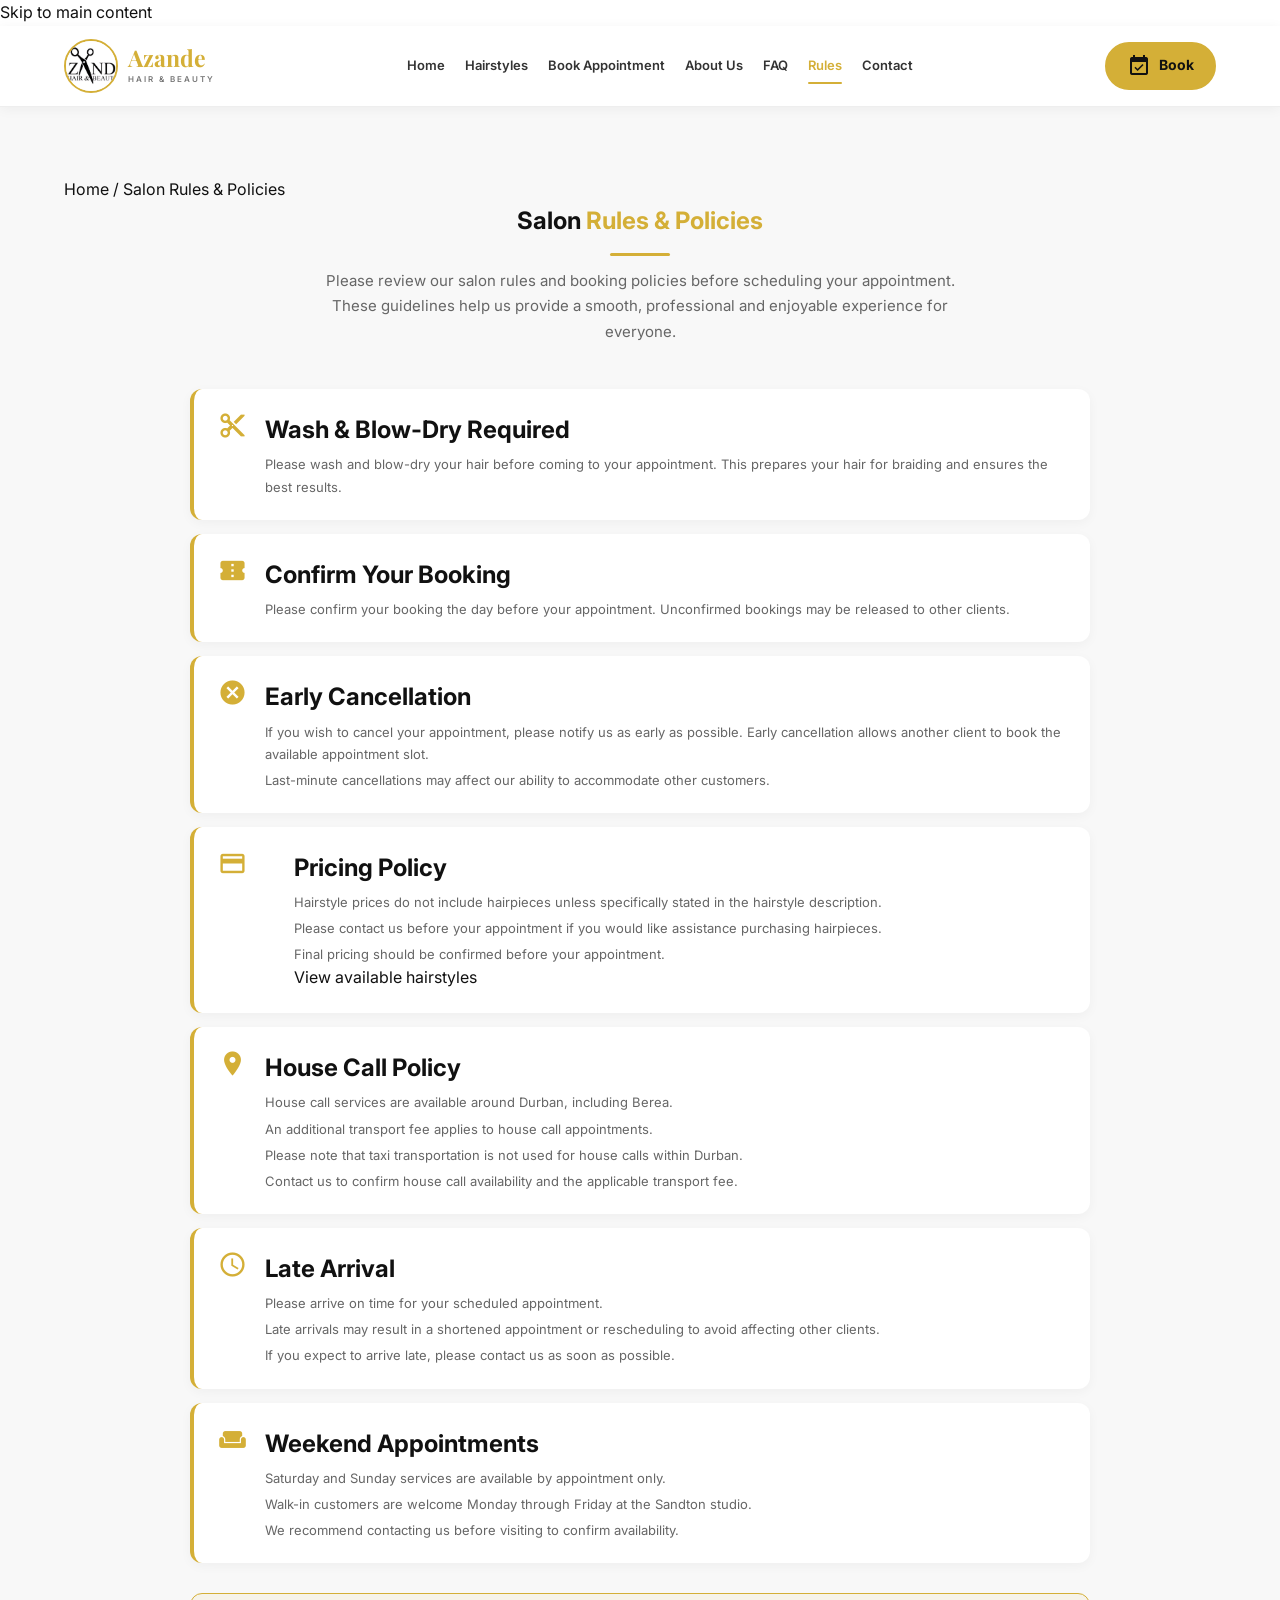
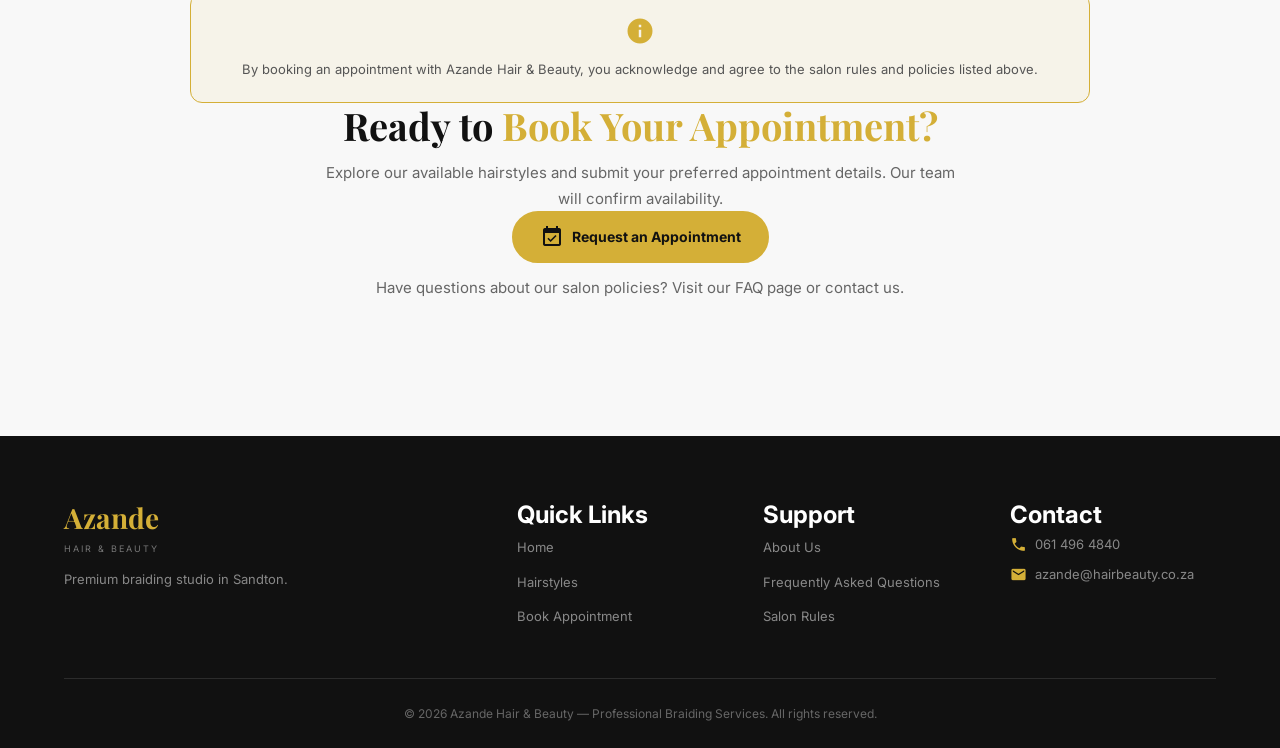
<file: rules.html>
<!DOCTYPE html>
<html lang="en-ZA">

<head>
    <!-- ========================================
         BASIC DOCUMENT SETTINGS
    ======================================== -->
    <meta charset="UTF-8">
    <meta name="viewport"
          content="width=device-width, initial-scale=1.0">

    <meta name="theme-color" content="#ffffff">

    <!-- ========================================
         SEARCH ENGINE OPTIMIZATION (SEO)
    ======================================== -->
    <title>Salon Rules & Booking Policies | Azande Hair & Beauty</title>

    <meta name="description"
          content="Read Azande Hair & Beauty salon rules, booking policies, hair preparation requirements, cancellations, pricing and appointment guidelines before your visit.">

    <meta name="keywords"
          content="Azande Hair and Beauty, salon rules, braiding policies, hair appointment booking, hair preparation, braiding salon Sandton, Durban house calls, cancellation policy">

    <meta name="author"
          content="Azande Hair & Beauty">

    <meta name="robots"
          content="index, follow, max-image-preview:large">

    <link rel="canonical"
          href="https://azandehairandbeauty.co.za/rules.html">

    <!-- ========================================
         OPEN GRAPH / SOCIAL MEDIA SEO
    ======================================== -->
    <meta property="og:type"
          content="website">

    <meta property="og:locale"
          content="en_ZA">

    <meta property="og:site_name"
          content="Azande Hair & Beauty">

    <meta property="og:title"
          content="Salon Rules & Booking Policies | Azande Hair & Beauty">

    <meta property="og:description"
          content="Everything you need to know before your braiding appointment, including salon rules, hair preparation, booking confirmation and cancellation policies.">

    <meta property="og:url"
          content="https://azandehairandbeauty.co.za/rules.html">

    <meta property="og:image"
          content="https://azandehairandbeauty.co.za/images/logo.jpg">

    <meta property="og:image:alt"
          content="Azande Hair & Beauty salon logo">

    <!-- ========================================
         TWITTER / X CARD
    ======================================== -->
    <meta name="twitter:card"
          content="summary">

    <meta name="twitter:title"
          content="Salon Rules & Booking Policies | Azande Hair & Beauty">

    <meta name="twitter:description"
          content="Review our braiding salon policies, hair preparation guidelines, booking rules and appointment information.">

    <meta name="twitter:image"
          content="https://azandehairandbeauty.co.za/images/logo.jpg">

    <!-- ========================================
         PERFORMANCE OPTIMIZATION
    ======================================== -->
    <link rel="preconnect"
          href="https://fonts.googleapis.com">

    <link rel="preconnect"
          href="https://fonts.gstatic.com"
          crossorigin>

    <!-- ========================================
         GOOGLE FONTS
    ======================================== -->
    <link href="https://fonts.googleapis.com/css2?family=Inter:wght@300;400;500;600;700;800&family=Playfair+Display:wght@400;500;600;700;800&display=swap"
          rel="stylesheet">

    <link href="https://fonts.googleapis.com/icon?family=Material+Icons"
          rel="stylesheet">

    <!-- ========================================
         MAIN STYLESHEET
    ======================================== -->
    <link rel="stylesheet"
          href="css/style.css">

    <!-- ========================================
         STRUCTURED DATA (JSON-LD)
    ======================================== -->
    <script type="application/ld+json">
    {
        "@context": "https://schema.org",
        "@graph": [
            {
                "@type": "BeautySalon",
                "@id": "https://azandehairandbeauty.co.za/#business",
                "name": "Azande Hair & Beauty",
                "url": "https://azandehairandbeauty.co.za/",
                "image": "https://azandehairandbeauty.co.za/images/logo.jpg",
                "description": "Azande Hair & Beauty provides professional hair braiding and protective hairstyle services.",
                "telephone": "+27614964840",
                "priceRange": "Contact for pricing"
            },
            {
                "@type": "WebPage",
                "@id": "https://azandehairandbeauty.co.za/rules.html#webpage",
                "url": "https://azandehairandbeauty.co.za/rules.html",
                "name": "Salon Rules & Booking Policies",
                "description": "Salon rules, hair preparation, pricing, cancellations and appointment policies for Azande Hair & Beauty.",
                "inLanguage": "en-ZA",
                "about": {
                    "@id": "https://azandehairandbeauty.co.za/#business"
                },
                "breadcrumb": {
                    "@id": "https://azandehairandbeauty.co.za/rules.html#breadcrumb"
                }
            },
            {
                "@type": "BreadcrumbList",
                "@id": "https://azandehairandbeauty.co.za/rules.html#breadcrumb",
                "itemListElement": [
                    {
                        "@type": "ListItem",
                        "position": 1,
                        "name": "Home",
                        "item": "https://azandehairandbeauty.co.za/"
                    },
                    {
                        "@type": "ListItem",
                        "position": 2,
                        "name": "Salon Rules & Policies",
                        "item": "https://azandehairandbeauty.co.za/rules.html"
                    }
                ]
            }
        ]
    }
    </script>

</head>

<body>

    <!-- ========================================
         ACCESSIBILITY: SKIP LINK
    ======================================== -->
    <a href="#main-content" class="skip-link">
        Skip to main content
    </a>

    <!-- ========================================
         NAVIGATION BAR
    ======================================== -->
    <nav class="navbar" aria-label="Main navigation">

        <div class="container">

            <!-- BUSINESS LOGO -->
            <div class="nav-logo">

                <a href="index.html"
                   aria-label="Azande Hair and Beauty homepage">

                    <img src="images/logo.jpg"
                         alt="Azande Hair & Beauty logo"
                         width="60"
                         height="60"
                         decoding="async">

                </a>

                <div>
                    <span class="nav-logo-text">
                        Azande
                    </span>

                    <span class="nav-logo-sub">
                        Hair & Beauty
                    </span>
                </div>

            </div>

            <!-- MAIN NAVIGATION LINKS -->
            <ul class="nav-links" id="site-navigation">

                <li>
                    <a href="index.html">
                        Home
                    </a>
                </li>

                <li>
                    <a href="hairstyles.html">
                        Hairstyles
                    </a>
                </li>

                <li>
                    <a href="book-appointment.html">
                        Book Appointment
                    </a>
                </li>

                <li>
                    <a href="about.html">
                        About Us
                    </a>
                </li>

                <li>
                    <a href="faq.html">
                        FAQ
                    </a>
                </li>

                <li>
                    <a href="rules.html"
                       class="active"
                       aria-current="page">
                        Rules
                    </a>
                </li>

                <li>
                    <a href="contact.html">
                        Contact
                    </a>
                </li>

            </ul>

            <!-- NAVIGATION ACTIONS -->
            <div class="nav-actions">

                <a href="book-appointment.html"
                   class="btn-gold"
                   aria-label="Request a hair appointment">

                    <span class="material-icons"
                          aria-hidden="true">
                        event_available
                    </span>

                    Book

                </a>

                <!-- MOBILE NAVIGATION BUTTON -->
                <button type="button"
                        class="mobile-toggle"
                        aria-label="Open navigation"
                        aria-controls="site-navigation"
                        aria-expanded="false">

                    <span class="material-icons"
                          aria-hidden="true">
                        menu
                    </span>

                </button>

            </div>

        </div>

    </nav>

    <!-- ========================================
         MAIN PAGE CONTENT
    ======================================== -->
    <main id="main-content">

        <section class="rules-page"
                 aria-labelledby="rules-heading">

            <div class="container">

                <!-- BREADCRUMB NAVIGATION -->
                <nav class="breadcrumbs"
                     aria-label="Breadcrumb">

                    <a href="index.html">
                        Home
                    </a>

                    <span aria-hidden="true">
                        /
                    </span>

                    <span aria-current="page">
                        Salon Rules & Policies
                    </span>

                </nav>

                <!-- PAGE HEADING -->
                <div class="section-title">

                    <h1 id="rules-heading">
                        Salon
                        <span class="gold-text">
                            Rules & Policies
                        </span>
                    </h1>

                    <div class="line"
                         aria-hidden="true">
                    </div>

                    <p>
                        Please review our salon rules and
                        booking policies before scheduling
                        your appointment. These guidelines
                        help us provide a smooth, professional
                        and enjoyable experience for everyone.
                    </p>

                </div>

                <!-- ========================================
                     SALON RULES
                ======================================== -->
                <div class="rules-container">

                    <!-- RULE 1 -->
                    <div class="rule-card">

                        <span class="material-icons"
                              aria-hidden="true">
                            content_cut
                        </span>

                        <div>

                            <h2>
                                Wash & Blow-Dry Required
                            </h2>

                            <p>
                                Please wash and blow-dry your
                                hair before coming to your
                                appointment. This prepares
                                your hair for braiding and
                                ensures the best results.
                            </p>

                        </div>

                    </div>

                    <!-- RULE 2 -->
                    <div class="rule-card">

                        <span class="material-icons"
                              aria-hidden="true">
                            confirmation_number
                        </span>

                        <div>

                            <h2>
                                Confirm Your Booking
                            </h2>

                            <p>
                                Please confirm your booking
                                the day before your appointment.
                                Unconfirmed bookings may be
                                released to other clients.
                            </p>

                        </div>

                    </div>

                    <!-- RULE 3 -->
                    <div class="rule-card">

                        <span class="material-icons"
                              aria-hidden="true">
                            cancel
                        </span>

                        <div>

                            <h2>
                                Early Cancellation
                            </h2>

                            <p>
                                If you wish to cancel your
                                appointment, please notify
                                us as early as possible.
                                Early cancellation allows
                                another client to book the
                                available appointment slot.
                            </p>

                            <p>
                                Last-minute cancellations
                                may affect our ability to
                                accommodate other customers.
                            </p>

                        </div>

                    </div>

                    <!-- RULE 4 -->
                    <div class="rule-card">

                        <span class="material-icons"
                              aria-hidden="true">
                            payments
                        </span>

                        <div>

                            <h2>
                                Pricing Policy
                            </h2>

                            <p>
                                Hairstyle prices do not include
                                hairpieces unless specifically
                                stated in the hairstyle
                                description.
                            </p>

                            <p>
                                Please contact us before your
                                appointment if you would like
                                assistance purchasing hairpieces.
                            </p>

                            <p>
                                Final pricing should be
                                confirmed before your
                                appointment.
                            </p>

                            <a href="hairstyles.html"
                               class="text-link">
                                View available hairstyles
                            </a>

                        </div>

                    </div>

                    <!-- RULE 5 -->
                    <div class="rule-card">

                        <span class="material-icons"
                              aria-hidden="true">
                            location_on
                        </span>

                        <div>

                            <h2>
                                House Call Policy
                            </h2>

                            <p>
                                House call services are
                                available around Durban,
                                including Berea.
                            </p>

                            <p>
                                An additional transport fee
                                applies to house call
                                appointments.
                            </p>

                            <p>
                                Please note that taxi
                                transportation is not used
                                for house calls within Durban.
                            </p>

                            <p>
                                Contact us to confirm house
                                call availability and the
                                applicable transport fee.
                            </p>

                        </div>

                    </div>

                    <!-- RULE 6 -->
                    <div class="rule-card">

                        <span class="material-icons"
                              aria-hidden="true">
                            access_time
                        </span>

                        <div>

                            <h2>
                                Late Arrival
                            </h2>

                            <p>
                                Please arrive on time for
                                your scheduled appointment.
                            </p>

                            <p>
                                Late arrivals may result
                                in a shortened appointment
                                or rescheduling to avoid
                                affecting other clients.
                            </p>

                            <p>
                                If you expect to arrive late,
                                please contact us as soon
                                as possible.
                            </p>

                        </div>

                    </div>

                    <!-- RULE 7 -->
                    <div class="rule-card">

                        <span class="material-icons"
                              aria-hidden="true">
                            weekend
                        </span>

                        <div>

                            <h2>
                                Weekend Appointments
                            </h2>

                            <p>
                                Saturday and Sunday services
                                are available by appointment
                                only.
                            </p>

                            <p>
                                Walk-in customers are welcome
                                Monday through Friday at
                                the Sandton studio.
                            </p>

                            <p>
                                We recommend contacting us
                                before visiting to confirm
                                availability.
                            </p>

                        </div>

                    </div>

                    <!-- ========================================
                         POLICY DISCLAIMER
                    ======================================== -->
                    <div class="rules-disclaimer"
                         role="note">

                        <span class="material-icons"
                              aria-hidden="true">
                            info
                        </span>

                        <p>
                            By booking an appointment with
                            Azande Hair & Beauty, you
                            acknowledge and agree to
                            the salon rules and policies
                            listed above.
                        </p>

                    </div>

                </div>

                <!-- ========================================
                     BOOKING CALL TO ACTION
                ======================================== -->
                <div class="section-title booking-cta">

                    <h2>
                        Ready to
                        <span class="gold-text">
                            Book Your Appointment?
                        </span>
                    </h2>

                    <p>
                        Explore our available hairstyles
                        and submit your preferred
                        appointment details.
                        Our team will confirm availability.
                    </p>

                    <a href="book-appointment.html"
                       class="btn-gold">

                        <span class="material-icons"
                              aria-hidden="true">
                            event_available
                        </span>

                        Request an Appointment

                    </a>

                    <p>
                        Have questions about our salon
                        policies? Visit our
                        <a href="faq.html">FAQ page</a>
                        or
                        <a href="contact.html">contact us</a>.
                    </p>

                </div>

            </div>

        </section>

    </main>

    <!-- ========================================
         FOOTER
    ======================================== -->
    <footer class="footer">

        <div class="container">

            <div class="footer-grid">

                <!-- FOOTER BRAND -->
                <div class="footer-brand">

                    <span class="brand">
                        Azande
                    </span>

                    <span class="sub">
                        Hair & Beauty
                    </span>

                    <p>
                        Premium braiding studio
                        in Sandton.
                    </p>

                </div>

                <!-- QUICK LINKS -->
                <div>

                    <h2>Quick Links</h2>

                    <ul>

                        <li>
                            <a href="index.html">
                                Home
                            </a>
                        </li>

                        <li>
                            <a href="hairstyles.html">
                                Hairstyles
                            </a>
                        </li>

                        <li>
                            <a href="book-appointment.html">
                                Book Appointment
                            </a>
                        </li>

                    </ul>

                </div>

                <!-- SUPPORT LINKS -->
                <div>

                    <h2>Support</h2>

                    <ul>

                        <li>
                            <a href="about.html">
                                About Us
                            </a>
                        </li>

                        <li>
                            <a href="faq.html">
                                Frequently Asked Questions
                            </a>
                        </li>

                        <li>
                            <a href="rules.html"
                               aria-current="page">
                                Salon Rules
                            </a>
                        </li>

                    </ul>

                </div>

                <!-- CONTACT DETAILS -->
                <div>

                    <h2>Contact</h2>

                    <ul class="footer-contact">

                        <li>

                            <span class="material-icons"
                                  aria-hidden="true">
                                phone
                            </span>

                            <a href="tel:+27614964840">
                                061 496 4840
                            </a>

                        </li>

                        <li>

                            <span class="material-icons"
                                  aria-hidden="true">
                                email
                            </span>

                            <a href="mailto:azande@hairbeauty.co.za">
                                azande@hairbeauty.co.za
                            </a>

                        </li>

                    </ul>

                </div>

            </div>

            <!-- FOOTER COPYRIGHT -->
            <div class="footer-bottom">

                <p>
                    &copy; 2026 Azande Hair & Beauty
                    — Professional Braiding Services.
                    All rights reserved.
                </p>

            </div>

        </div>

    </footer>

    <!-- ========================================
         JAVASCRIPT
    ======================================== -->
    <script src="js/main.js" defer></script>

</body>
</html>
</file>
<file: css/style.css>
/* =========================================================
   AZANDE HAIR & BEAUTY
   Main Stylesheet
   Theme: Gold, Black and White
   ========================================================= */


/* =========================================================
   1. RESET AND GLOBAL STYLES
   ========================================================= */

* {
    margin: 0;
    padding: 0;
    box-sizing: border-box;
}

html {
    scroll-behavior: smooth;
}

body {
    min-height: 100vh;
    display: flex;
    flex-direction: column;

    font-family: "Inter", Arial, sans-serif;
    background-color: #ffffff;
    color: #111111;
    line-height: 1.6;
}

a {
    color: inherit;
    text-decoration: none;
}

ul {
    list-style: none;
}

img {
    display: block;
    max-width: 100%;
}

button,
input,
select,
textarea {
    font: inherit;
}

button {
    cursor: pointer;
}


/* =========================================================
   2. CONTAINER
   ========================================================= */

.container {
    width: 100%;
    max-width: 1200px;
    margin: 0 auto;
    padding: 0 24px;
}


/* =========================================================
   3. BRAND COLOURS
   ========================================================= */

.gold-text {
    color: #d4af37;
}

.gold-bg {
    background-color: #d4af37;
}

.gold-border {
    border-color: #d4af37;
}


/* =========================================================
   4. BUTTONS
   ========================================================= */

.btn-gold {
    display: inline-flex;
    align-items: center;
    justify-content: center;
    gap: 8px;

    padding: 12px 26px;

    background-color: #d4af37;
    color: #111111;

    border: 2px solid #d4af37;
    border-radius: 50px;

    font-size: 14px;
    font-weight: 700;

    transition:
        background-color 0.3s ease,
        color 0.3s ease,
        transform 0.3s ease,
        box-shadow 0.3s ease;
}

.btn-gold:hover {
    background-color: #b8942c;
    border-color: #b8942c;

    transform: translateY(-2px);

    box-shadow: 0 8px 24px rgba(212, 175, 55, 0.25);
}

.btn-outline-gold {
    display: inline-flex;
    align-items: center;
    justify-content: center;
    gap: 8px;

    padding: 10px 24px;

    background-color: transparent;
    color: #d4af37;

    border: 2px solid #d4af37;
    border-radius: 50px;

    font-size: 14px;
    font-weight: 600;

    transition:
        background-color 0.3s ease,
        color 0.3s ease,
        transform 0.3s ease;
}

.btn-outline-gold:hover {
    background-color: #d4af37;
    color: #111111;

    transform: translateY(-2px);
}


/* =========================================================
   5. NAVIGATION BAR
   ========================================================= */

.navbar {
    width: 100%;

    background-color: #ffffff;

    border-bottom: 1px solid #eeeeee;

    box-shadow: 0 2px 12px rgba(0, 0, 0, 0.05);

    position: sticky;
    top: 0;
    z-index: 1000;
}

.navbar .container {
    min-height: 80px;

    display: flex;
    align-items: center;
    justify-content: space-between;

    gap: 24px;
}


/* Navigation Logo */

.nav-logo {
    display: flex;
    align-items: center;

    gap: 10px;

    flex-shrink: 0;
}

.nav-logo img {
    width: 54px;
    height: 54px;

    object-fit: cover;

    border-radius: 50%;

    border: 2px solid #d4af37;
}

.nav-logo-text {
    display: block;

    font-family: "Playfair Display", Georgia, serif;

    font-size: 23px;
    font-weight: 700;

    line-height: 1;

    color: #d4af37;
}

.nav-logo-sub {
    display: block;

    margin-top: 4px;

    font-size: 8px;
    font-weight: 600;

    text-transform: uppercase;

    letter-spacing: 2px;

    color: #777777;
}


/* Navigation Links */

.nav-links {
    display: flex;
    align-items: center;
    justify-content: center;

    gap: 20px;

    flex: 1;
}

.nav-links li {
    position: relative;
}

.nav-links a {
    display: block;

    position: relative;

    padding: 10px 0;

    font-size: 13px;
    font-weight: 600;

    color: #333333;

    white-space: nowrap;

    transition: color 0.3s ease;
}

.nav-links a:hover,
.nav-links a.active {
    color: #d4af37;
}

.nav-links a.active::after {
    content: "";

    position: absolute;

    left: 0;
    right: 0;
    bottom: 2px;

    height: 2px;

    background-color: #d4af37;

    border-radius: 5px;
}


/* Navigation Actions */

.nav-actions {
    display: flex;
    align-items: center;

    gap: 10px;

    flex-shrink: 0;
}

.nav-actions .btn-gold {
    padding: 10px 20px;
}


/* Mobile Menu Button */

.mobile-toggle {
    display: none;

    align-items: center;
    justify-content: center;

    padding: 6px;

    background: transparent;

    color: #111111;

    border: none;
}

.mobile-toggle .material-icons {
    font-size: 30px;
}


/* =========================================================
   6. HERO SECTION
   ========================================================= */

.hero {
    padding: 80px 0;

    background:
        linear-gradient(
            135deg,
            #fafafa 0%,
            #ffffff 50%,
            #f8f5eb 100%
        );
}

.hero .container {
    display: grid;

    grid-template-columns: 1.1fr 0.9fr;

    align-items: center;

    gap: 60px;
}


/* Hero Badge */

.hero-badge {
    display: inline-flex;
    align-items: center;

    gap: 10px;

    margin-bottom: 18px;
}

.hero-badge .line {
    width: 40px;
    height: 2px;

    background-color: #d4af37;
}

.hero-badge span {
    font-size: 12px;
    font-weight: 700;

    text-transform: uppercase;

    letter-spacing: 2px;

    color: #d4af37;
}


/* Hero Heading */

.hero-content h1 {
    max-width: 600px;

    font-family: "Playfair Display", Georgia, serif;

    font-size: 54px;
    font-weight: 700;

    line-height: 1.12;

    color: #111111;
}

.hero-content p {
    max-width: 560px;

    margin-top: 20px;

    font-size: 17px;

    line-height: 1.8;

    color: #666666;
}


/* Hero Buttons */

.hero-buttons {
    display: flex;
    flex-wrap: wrap;

    gap: 14px;

    margin-top: 30px;
}


/* Hero Statistics */

.hero-stats {
    display: flex;
    flex-wrap: wrap;

    gap: 28px;

    margin-top: 30px;
}

.hero-stats .stat {
    display: flex;
    align-items: center;

    gap: 7px;

    font-size: 13px;
    font-weight: 500;

    color: #777777;
}

.hero-stats .material-icons {
    font-size: 19px;

    color: #d4af37;
}


/* Hero Image */

.hero-image {
    display: flex;
    align-items: center;
    justify-content: center;
}

.hero-image .portrait {
    width: 400px;
    height: 400px;

    overflow: hidden;

    border: 5px solid #d4af37;

    border-radius: 50%;

    background-color: #eeeeee;

    box-shadow: 0 20px 60px rgba(0, 0, 0, 0.14);
}

.hero-image .portrait img {
    width: 100%;
    height: 100%;

    object-fit: cover;
}


/* =========================================================
   7. SPONSOR BANNER
   ========================================================= */

.sponsor-banner {
    padding: 18px 0;

    background-color: #111111;

    color: #ffffff;
}

.sponsor-banner .container {
    display: flex;
    align-items: center;
    justify-content: center;

    flex-wrap: wrap;

    gap: 20px;

    text-align: center;
}

.sponsor-banner .label {
    font-size: 10px;

    text-transform: uppercase;

    letter-spacing: 1.5px;

    color: #aaaaaa;
}

.sponsor-banner .brand {
    display: flex;
    align-items: center;

    gap: 8px;

    font-family: "Playfair Display", Georgia, serif;

    font-size: 26px;
    font-weight: 700;

    color: #d4af37;
}

.sponsor-banner .brand .material-icons {
    font-size: 18px;
}

.sponsor-banner .tagline {
    font-size: 12px;

    color: #aaaaaa;
}


/* =========================================================
   8. GENERAL SECTION TITLES
   ========================================================= */

.section-title {
    margin-bottom: 45px;

    text-align: center;
}

.section-title h2 {
    font-family: "Playfair Display", Georgia, serif;

    font-size: 38px;
    font-weight: 700;

    line-height: 1.2;

    color: #111111;
}

.section-title .line {
    width: 60px;
    height: 3px;

    margin: 12px auto 0;

    background-color: #d4af37;

    border-radius: 10px;
}

.section-title p {
    max-width: 650px;

    margin: 12px auto 0;

    color: #666666;

    font-size: 15px;

    line-height: 1.7;
}


/* =========================================================
   9. FEATURED STYLES / HAIRSTYLE CARDS
   ========================================================= */

.featured-styles {
    padding: 80px 0;

    background-color: #f8f8f8;
}

.styles-grid {
    display: grid;

    grid-template-columns: repeat(4, 1fr);

    gap: 24px;
}

.style-card {
    overflow: hidden;

    background-color: #ffffff;

    border: 1px solid #eeeeee;

    border-radius: 16px;

    box-shadow: 0 4px 16px rgba(0, 0, 0, 0.05);

    transition:
        transform 0.3s ease,
        box-shadow 0.3s ease;
}

.style-card:hover {
    transform: translateY(-7px);

    box-shadow: 0 16px 35px rgba(0, 0, 0, 0.10);
}

.style-card img {
    width: 100%;
    height: 250px;

    object-fit: cover;

    background-color: #eeeeee;
}

.style-card .card-body {
    padding: 20px;
}

.style-card .card-body h3 {
    font-size: 17px;
    font-weight: 700;

    color: #222222;
}

.style-card .price {
    margin-top: 5px;

    font-size: 21px;
    font-weight: 800;

    color: #d4af37;
}

.style-card .badge {
    display: inline-block;

    margin-top: 7px;

    padding: 4px 10px;

    background-color: #edf7ee;

    color: #2e7d32;

    border-radius: 20px;

    font-size: 10px;
    font-weight: 700;
}

.style-card .book-link {
    display: flex;
    align-items: center;

    width: fit-content;

    gap: 5px;

    margin-top: 14px;

    color: #d4af37;

    font-size: 13px;
    font-weight: 700;

    transition: gap 0.3s ease;
}

.style-card .book-link:hover {
    gap: 10px;
}

.style-card .book-link .material-icons {
    font-size: 18px;
}


/* =========================================================
   10. HOME FEATURES
   ========================================================= */

.features-section {
    padding: 80px 0;

    background-color: #ffffff;
}

.features-grid {
    display: grid;

    grid-template-columns: repeat(3, 1fr);

    gap: 28px;
}

.feature-card {
    padding: 34px 25px;

    text-align: center;

    background-color: #ffffff;

    border: 1px solid #eeeeee;

    border-radius: 16px;

    transition:
        transform 0.3s ease,
        box-shadow 0.3s ease,
        border-color 0.3s ease;
}

.feature-card:hover {
    transform: translateY(-5px);

    border-color: #d4af37;

    box-shadow: 0 12px 30px rgba(0, 0, 0, 0.07);
}

.feature-card .material-icons {
    font-size: 46px;

    color: #d4af37;
}

.feature-card h3 {
    margin-top: 14px;

    font-size: 19px;
    font-weight: 700;
}

.feature-card p {
    margin-top: 8px;

    font-size: 14px;

    color: #666666;
}


/* =========================================================
   11. SPECIAL OFFER
   ========================================================= */

.march-special {
    padding: 28px 0;

    background-color: #d4af37;

    text-align: center;
}

.march-special .badge {
    display: inline-block;

    padding: 4px 14px;

    background-color: #111111;

    color: #ffffff;

    border-radius: 30px;

    font-size: 10px;
    font-weight: 700;

    text-transform: uppercase;

    letter-spacing: 1.5px;
}

.march-special h3 {
    margin-top: 10px;

    font-size: 24px;
    font-weight: 800;

    color: #111111;
}

.march-special p {
    margin-top: 5px;

    font-size: 14px;

    color: #333333;
}


/* =========================================================
   12. INSTAGRAM SECTION
   ========================================================= */

.instagram-section {
    padding: 60px 0;

    background-color: #f8f8f8;

    text-align: center;
}

.instagram-section > .container > .material-icons {
    font-size: 45px;

    color: #d4af37;
}

.instagram-section h3 {
    margin-top: 10px;

    font-size: 21px;
}

.instagram-section a {
    display: inline-flex;
    align-items: center;

    gap: 6px;

    margin-top: 10px;

    padding-bottom: 3px;

    color: #d4af37;

    border-bottom: 2px solid #d4af37;

    font-weight: 700;

    transition: gap 0.3s ease;
}

.instagram-section a:hover {
    gap: 12px;
}


/* =========================================================
   13. HAIRSTYLES PAGE
   ========================================================= */

.hairstyles-page {
    flex: 1;

    padding: 70px 0 90px;

    background-color: #f8f8f8;
}


/* Hairstyle Tabs */

.tabs {
    display: flex;
    align-items: center;
    justify-content: center;

    flex-wrap: wrap;

    gap: 12px;

    margin-bottom: 40px;
}

.tab-btn {
    display: inline-flex;
    align-items: center;

    gap: 7px;

    padding: 12px 28px;

    border: none;

    border-radius: 50px;

    font-size: 14px;
    font-weight: 700;

    transition:
        background-color 0.3s ease,
        color 0.3s ease,
        transform 0.3s ease;
}

.tab-btn.active {
    background-color: #d4af37;

    color: #111111;
}

.tab-btn.inactive {
    background-color: #e5e5e5;

    color: #555555;
}

.tab-btn:hover {
    transform: translateY(-2px);
}


/*
   NOTE:
   Without JavaScript both sections can remain visible.
   When JavaScript is added later, these classes
   can be used to hide/show the correct tab.
*/

.tab-content {
    margin-bottom: 30px;
}


/* =========================================================
   14. BOOKING PAGE
   ========================================================= */

.booking-page {
    flex: 1;

    padding: 70px 0 90px;

    background-color: #f8f8f8;
}

.booking-card {
    width: 100%;
    max-width: 720px;

    margin: 0 auto;

    padding: 45px;

    background-color: #ffffff;

    border-radius: 18px;

    box-shadow: 0 6px 25px rgba(0, 0, 0, 0.07);
}

.booking-card .info-text {
    margin-bottom: 28px;

    text-align: center;

    color: #666666;

    font-size: 14px;

    line-height: 1.7;
}


/* =========================================================
   15. FORMS
   ========================================================= */

.form-group {
    margin-bottom: 18px;
}

.form-group label {
    display: block;

    margin-bottom: 6px;

    color: #333333;

    font-size: 13px;
    font-weight: 600;
}

.form-group input,
.form-group select,
.form-group textarea {
    width: 100%;

    padding: 13px 15px;

    background-color: #ffffff;

    color: #222222;

    border: 1px solid #dddddd;

    border-radius: 9px;

    outline: none;

    font-size: 14px;

    transition:
        border-color 0.3s ease,
        box-shadow 0.3s ease;
}

.form-group input::placeholder,
.form-group textarea::placeholder {
    color: #aaaaaa;
}

.form-group input:focus,
.form-group select:focus,
.form-group textarea:focus {
    border-color: #d4af37;

    box-shadow: 0 0 0 3px rgba(212, 175, 55, 0.12);
}

.form-group textarea {
    min-height: 120px;

    resize: vertical;
}


/* WhatsApp Booking Button */

.whatsapp-btn {
    display: flex;
    align-items: center;
    justify-content: center;

    width: 100%;

    gap: 10px;

    padding: 15px 20px;

    margin-top: 5px;

    background-color: #25d366;

    color: #ffffff;

    border: none;

    border-radius: 10px;

    font-size: 16px;
    font-weight: 700;

    transition:
        transform 0.3s ease,
        box-shadow 0.3s ease,
        background-color 0.3s ease;
}

.whatsapp-btn:hover {
    background-color: #20bd5a;

    transform: translateY(-2px);

    box-shadow: 0 8px 20px rgba(37, 211, 102, 0.25);
}


/* Booking Information */

.booking-info {
    display: grid;

    grid-template-columns: repeat(4, 1fr);

    gap: 16px;
}

.booking-info .item {
    padding: 22px 15px;

    background-color: #ffffff;

    border: 1px solid #eeeeee;

    border-radius: 12px;

    text-align: center;
}

.booking-info .item .material-icons {
    font-size: 30px;

    color: #d4af37;
}

.booking-info .item h4 {
    margin-top: 8px;

    font-size: 14px;
}

.booking-info .item p {
    margin-top: 4px;

    font-size: 12px;

    color: #666666;
}


/* =========================================================
   16. ABOUT PAGE
   ========================================================= */

.about-page {
    flex: 1;

    padding: 70px 0 90px;

    background-color: #ffffff;
}

.about-grid {
    display: grid;

    grid-template-columns: 1fr 1fr;

    align-items: center;

    gap: 60px;
}

.about-image {
    width: 100%;
}

.about-image img {
    width: 100%;

    max-height: 600px;

    object-fit: cover;

    border: 4px solid #d4af37;

    border-radius: 18px;

    box-shadow: 0 12px 35px rgba(0, 0, 0, 0.10);
}

.about-content h2 {
    font-family: "Playfair Display", Georgia, serif;

    font-size: 38px;
    font-weight: 700;
}

.about-content p {
    margin-top: 15px;

    color: #666666;

    line-height: 1.8;

    font-size: 14px;
}

.about-content .btn-group {
    display: flex;
    flex-wrap: wrap;

    gap: 12px;

    margin-top: 25px;
}


/* About Statistics */

.stats-row {
    display: grid;

    grid-template-columns: repeat(4, 1fr);

    gap: 20px;

    margin-top: 60px;

    padding: 40px;

    background-color: #111111;

    border-radius: 18px;
}

.stats-row .stat {
    text-align: center;
}

.stats-row .number {
    font-family: "Playfair Display", Georgia, serif;

    font-size: 36px;
    font-weight: 700;

    color: #d4af37;
}

.stats-row .label {
    margin-top: 3px;

    font-size: 13px;

    color: #aaaaaa;
}


/* =========================================================
   17. FAQ PAGE
   ========================================================= */

.faq-page {
    flex: 1;

    padding: 70px 0 90px;

    background-color: #f8f8f8;
}

.faq-container {
    width: 100%;
    max-width: 850px;

    margin: 0 auto;
}

.faq-item {
    margin-bottom: 14px;

    overflow: hidden;

    background-color: #ffffff;

    border: 1px solid #eeeeee;

    border-radius: 12px;

    box-shadow: 0 3px 12px rgba(0, 0, 0, 0.04);
}

.faq-item .question {
    display: flex;
    align-items: center;
    justify-content: space-between;

    gap: 20px;

    padding: 20px 24px;

    cursor: pointer;
}

.faq-item .question h3 {
    font-size: 15px;
    font-weight: 700;
}

.faq-item .question .material-icons {
    flex-shrink: 0;

    color: #d4af37;
}


/*
   Answers remain visible because the project
   currently does not have JavaScript.
*/

.faq-item .answer {
    padding: 0 24px 20px;

    color: #666666;

    font-size: 14px;

    line-height: 1.7;
}


/* =========================================================
   18. RULES PAGE
   ========================================================= */

.rules-page {
    flex: 1;

    padding: 70px 0 90px;

    background-color: #f8f8f8;
}

.rules-container {
    width: 100%;
    max-width: 900px;

    margin: 0 auto;
}

.rule-card {
    display: flex;

    gap: 18px;

    margin-bottom: 14px;

    padding: 22px 24px;

    background-color: #ffffff;

    border-left: 4px solid #d4af37;

    border-radius: 12px;

    box-shadow: 0 3px 12px rgba(0, 0, 0, 0.04);

    transition:
        transform 0.3s ease,
        box-shadow 0.3s ease;
}

.rule-card:hover {
    transform: translateX(5px);

    box-shadow: 0 8px 22px rgba(0, 0, 0, 0.07);
}

.rule-card > .material-icons {
    flex-shrink: 0;

    font-size: 29px;

    color: #d4af37;
}

.rule-card h4 {
    font-size: 16px;
    font-weight: 700;
}

.rule-card p {
    margin-top: 4px;

    color: #666666;

    font-size: 13px;

    line-height: 1.7;
}

.rules-disclaimer {
    margin-top: 30px;

    padding: 22px;

    text-align: center;

    background-color: rgba(212, 175, 55, 0.08);

    border: 1px solid #d4af37;

    border-radius: 12px;
}

.rules-disclaimer .material-icons {
    font-size: 30px;

    color: #d4af37;
}

.rules-disclaimer p {
    margin-top: 5px;

    color: #555555;

    font-size: 13px;
}


/* =========================================================
   19. CONTACT PAGE
   ========================================================= */

.contact-page {
    flex: 1;

    padding: 70px 0 90px;

    background-color: #f8f8f8;
}

.contact-grid {
    display: grid;

    grid-template-columns: 1fr 1fr;

    gap: 45px;
}


/* Contact Information */

.contact-info {
    display: grid;

    gap: 16px;
}

.contact-card {
    display: flex;
    align-items: center;

    gap: 16px;

    padding: 20px;

    background-color: #ffffff;

    border: 1px solid #eeeeee;

    border-radius: 12px;

    box-shadow: 0 3px 12px rgba(0, 0, 0, 0.04);

    transition:
        transform 0.3s ease,
        box-shadow 0.3s ease;
}

.contact-card:hover {
    transform: translateY(-4px);

    box-shadow: 0 8px 22px rgba(0, 0, 0, 0.07);
}

.contact-card .icon {
    width: 50px;
    height: 50px;

    flex-shrink: 0;

    display: flex;
    align-items: center;
    justify-content: center;

    background-color: #d4af37;

    border-radius: 50%;
}

.contact-card .icon .material-icons {
    font-size: 24px;

    color: #111111;
}

.contact-card h4 {
    font-size: 15px;
    font-weight: 700;
}

.contact-card p {
    margin-top: 2px;

    color: #666666;

    font-size: 13px;
}

.contact-card a {
    color: #d4af37;

    font-size: 13px;
    font-weight: 600;
}


/* Contact Form */

.contact-form-card {
    padding: 32px;

    background-color: #ffffff;

    border-radius: 16px;

    box-shadow: 0 5px 20px rgba(0, 0, 0, 0.06);
}

.contact-form-card h2 {
    margin-bottom: 24px;

    font-family: "Playfair Display", Georgia, serif;

    font-size: 29px;
}


/* Contact Map */

.contact-map {
    margin-top: 50px;
}

.contact-map .map-placeholder {
    min-height: 250px;

    display: flex;
    flex-direction: column;
    align-items: center;
    justify-content: center;

    padding: 40px 20px;

    background-color: #eeeeee;

    color: #777777;

    border: 2px dashed #cccccc;

    border-radius: 16px;

    text-align: center;
}

.contact-map .map-placeholder .material-icons {
    font-size: 50px;

    color: #d4af37;
}


/* =========================================================
   20. 404 ERROR PAGE
   ========================================================= */

.error-page {
    min-height: 100vh;

    display: flex;
    align-items: center;
    justify-content: center;

    padding: 40px 20px;

    background:
        linear-gradient(
            135deg,
            #f8f8f8,
            #ffffff,
            #f8f5eb
        );

    text-align: center;
}

.error-content {
    width: 100%;
    max-width: 600px;
}

.error-content > .material-icons {
    font-size: 80px;

    color: #d4af37;
}

.error-content h1 {
    margin-top: 10px;

    font-family: "Playfair Display", Georgia, serif;

    font-size: 80px;
    font-weight: 700;

    line-height: 1;

    color: #111111;
}

.error-content p {
    max-width: 450px;

    margin: 12px auto 0;

    color: #666666;
}

.error-content .btn-gold {
    margin-top: 25px;
}


/* =========================================================
   21. FOOTER
   ========================================================= */

.footer {
    margin-top: auto;

    padding: 60px 0 25px;

    background-color: #111111;

    color: #ffffff;
}

.footer-grid {
    display: grid;

    grid-template-columns: 2fr 1fr 1fr 1fr;

    gap: 40px;

    padding-bottom: 40px;

    border-bottom: 1px solid #2c2c2c;
}


/* Footer Brand */

.footer-brand .brand {
    display: block;

    font-family: "Playfair Display", Georgia, serif;

    font-size: 28px;
    font-weight: 700;

    color: #d4af37;
}

.footer-brand .sub {
    display: block;

    margin-top: 2px;

    font-size: 9px;

    text-transform: uppercase;

    letter-spacing: 2px;

    color: #777777;
}

.footer-brand p {
    max-width: 280px;

    margin-top: 12px;

    color: #888888;

    font-size: 13px;
}


/* Footer Headings */

.footer h4 {
    margin-bottom: 15px;

    color: #ffffff;

    font-size: 15px;
    font-weight: 700;
}


/* Footer Links */

.footer ul li {
    margin-bottom: 9px;
}

.footer ul li a {
    color: #888888;

    font-size: 13px;

    transition: color 0.3s ease;
}

.footer ul li a:hover {
    color: #d4af37;
}


/* Footer Contact */

.footer-contact li {
    display: flex;
    align-items: center;

    gap: 8px;

    color: #888888;
}

.footer-contact .material-icons {
    font-size: 17px;

    color: #d4af37;
}


/* Footer Bottom */

.footer-bottom {
    padding-top: 25px;

    text-align: center;

    color: #666666;

    font-size: 12px;
}


/* =========================================================
   22. TABLET RESPONSIVE DESIGN
   ========================================================= */

@media (max-width: 1050px) {

    .nav-links {
        gap: 12px;
    }

    .nav-links a {
        font-size: 12px;
    }

    .nav-actions .btn-gold {
        padding: 9px 16px;
    }

    .styles-grid {
        grid-template-columns: repeat(3, 1fr);
    }

    .booking-info {
        grid-template-columns: repeat(2, 1fr);
    }
}


/* =========================================================
   23. SMALL TABLET / MOBILE NAVIGATION
   ========================================================= */

@media (max-width: 900px) {

    .nav-links {
        display: none;
    }

    .mobile-toggle {
        display: flex;
    }

    .nav-actions .btn-gold {
        display: none;
    }

    .hero .container {
        grid-template-columns: 1fr;

        text-align: center;
    }

    .hero-content h1 {
        max-width: 700px;

        margin-left: auto;
        margin-right: auto;

        font-size: 44px;
    }

    .hero-content p {
        margin-left: auto;
        margin-right: auto;
    }

    .hero-badge,
    .hero-buttons,
    .hero-stats {
        justify-content: center;
    }

    .hero-image .portrait {
        width: 330px;
        height: 330px;
    }

    .styles-grid {
        grid-template-columns: repeat(2, 1fr);
    }

    .features-grid {
        grid-template-columns: repeat(2, 1fr);
    }

    .about-grid {
        grid-template-columns: 1fr;

        gap: 40px;
    }

    .about-image {
        max-width: 600px;

        margin: 0 auto;
    }

    .stats-row {
        grid-template-columns: repeat(2, 1fr);
    }

    .contact-grid {
        grid-template-columns: 1fr;
    }

    .footer-grid {
        grid-template-columns: repeat(2, 1fr);
    }
}


/* =========================================================
   24. MOBILE RESPONSIVE DESIGN
   ========================================================= */

@media (max-width: 600px) {

    .container {
        padding: 0 16px;
    }


    /* Navigation */

    .navbar .container {
        min-height: 68px;
    }

    .nav-logo img {
        width: 44px;
        height: 44px;
    }

    .nav-logo-text {
        font-size: 19px;
    }

    .nav-logo-sub {
        font-size: 7px;
    }


    /* Hero */

    .hero {
        padding: 55px 0;
    }

    .hero-content h1 {
        font-size: 36px;
    }

    .hero-content p {
        font-size: 15px;
    }

    .hero-buttons {
        flex-direction: column;

        align-items: stretch;
    }

    .hero-buttons .btn-gold,
    .hero-buttons .btn-outline-gold {
        width: 100%;
    }

    .hero-stats {
        flex-direction: column;

        align-items: center;

        gap: 10px;
    }

    .hero-image .portrait {
        width: 250px;
        height: 250px;
    }


    /* Section Headings */

    .section-title {
        margin-bottom: 35px;
    }

    .section-title h2 {
        font-size: 29px;
    }


    /* Hairstyles */

    .featured-styles,
    .features-section,
    .hairstyles-page,
    .booking-page,
    .about-page,
    .faq-page,
    .rules-page,
    .contact-page {
        padding-top: 55px;
        padding-bottom: 65px;
    }

    .styles-grid {
        grid-template-columns: 1fr;
    }

    .style-card img {
        height: 280px;
    }


    /* Features */

    .features-grid {
        grid-template-columns: 1fr;
    }


    /* Tabs */

    .tabs {
        flex-direction: column;
    }

    .tab-btn {
        width: 100%;

        justify-content: center;
    }


    /* Booking */

    .booking-card {
        padding: 24px 18px;
    }

    .booking-info {
        grid-template-columns: 1fr;
    }


    /* About */

    .about-content h2 {
        font-size: 30px;
    }

    .about-content .btn-group {
        flex-direction: column;
    }

    .about-content .btn-group a {
        width: 100%;
    }

    .stats-row {
        grid-template-columns: repeat(2, 1fr);

        gap: 12px;

        padding: 25px 15px;
    }

    .stats-row .number {
        font-size: 28px;
    }


    /* Rules */

    .rule-card {
        padding: 18px;

        gap: 12px;
    }


    /* Contact */

    .contact-form-card {
        padding: 24px 18px;
    }

    .contact-card {
        align-items: flex-start;
    }


    /* Special */

    .march-special h3 {
        font-size: 20px;
    }


    /* Footer */

    .footer {
        padding-top: 45px;
    }

    .footer-grid {
        grid-template-columns: 1fr;

        gap: 30px;

        text-align: center;
    }

    .footer-brand p {
        margin-left: auto;
        margin-right: auto;
    }

    .footer-contact li {
        justify-content: center;
    }


    /* 404 */

    .error-content h1 {
        font-size: 65px;
    }
}


/* =========================================================
   25. VERY SMALL MOBILE DEVICES
   ========================================================= */

@media (max-width: 380px) {

    .nav-logo-text {
        font-size: 17px;
    }

    .nav-logo img {
        width: 40px;
        height: 40px;
    }

    .hero-content h1 {
        font-size: 31px;
    }

    .hero-image .portrait {
        width: 220px;
        height: 220px;
    }

    .stats-row {
        grid-template-columns: 1fr;
    }
}

/* Interactive enhancements */
.navbar.scrolled { box-shadow: 0 4px 20px rgba(0,0,0,.10); }
.tab-content[hidden] { display: none !important; }
.faq-item .answer { display: none; }
.faq-item.open .answer { display: block; }
.faq-item .question:focus-visible, .mobile-toggle:focus-visible { outline: 3px solid #d4af37; outline-offset: 3px; }
#toastContainer { position: fixed; right: 20px; bottom: 20px; max-width: min(400px, calc(100vw - 40px)); padding: 14px 20px; border-radius: 10px; background: #171717; color: white; z-index: 9999; box-shadow: 0 8px 24px #0003; opacity: 0; transform: translateY(20px); transition: opacity .2s, transform .2s; pointer-events: none; }
#toastContainer.visible { opacity: 1; transform: translateY(0); }
.whatsapp-fallback { display: block; margin-top: 12px; text-align: center; text-decoration: underline; color: #8b6817; }
@media (max-width: 900px) {
 .navbar .container { position: relative; }
 .nav-links.mobile-open { display: flex; position: absolute; top: 100%; left: 0; right: 0; flex-direction: column; gap: 0; padding: 12px 20px; background: white; box-shadow: 0 12px 20px #0002; z-index: 1000; }
 .nav-links.mobile-open li { width: 100%; }
 .nav-links.mobile-open a { display: block; padding: 12px 8px; }
}
@media (prefers-reduced-motion: reduce) { #toastContainer { transition: none; } }
</file>
